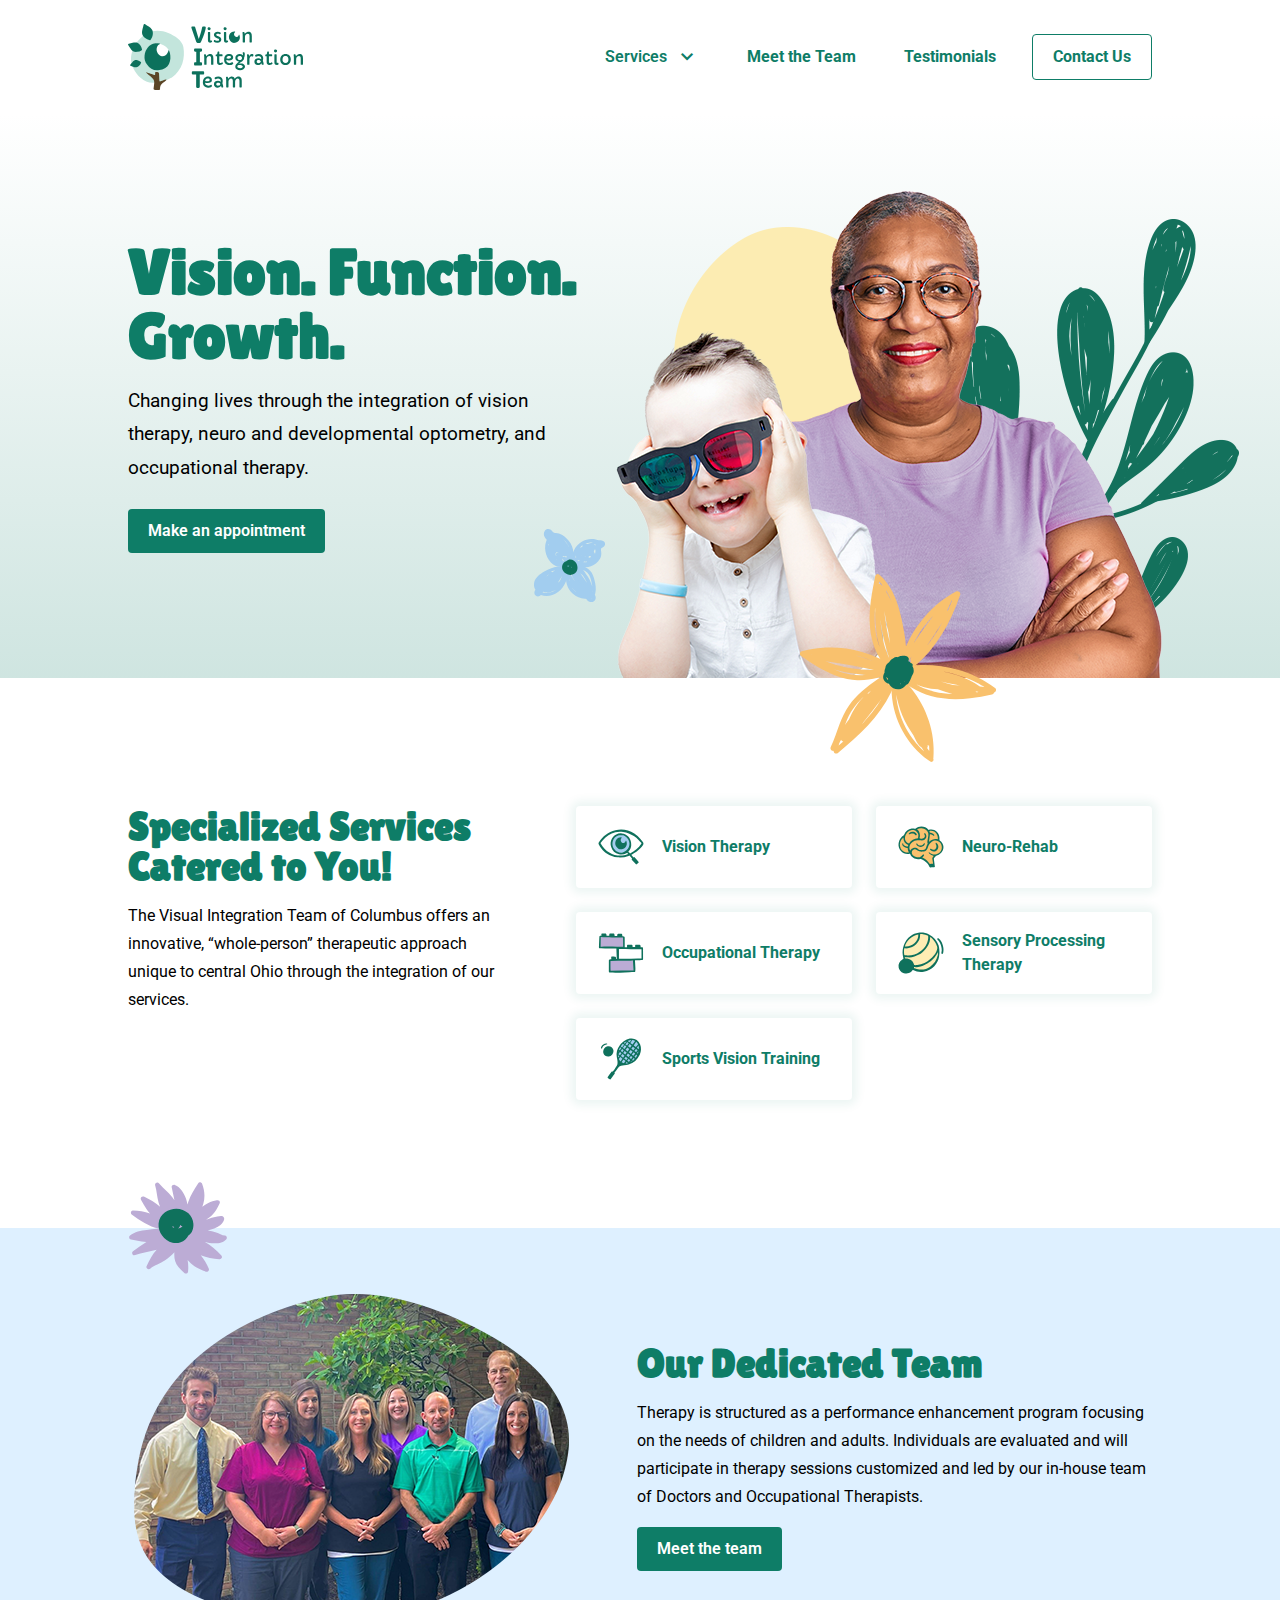
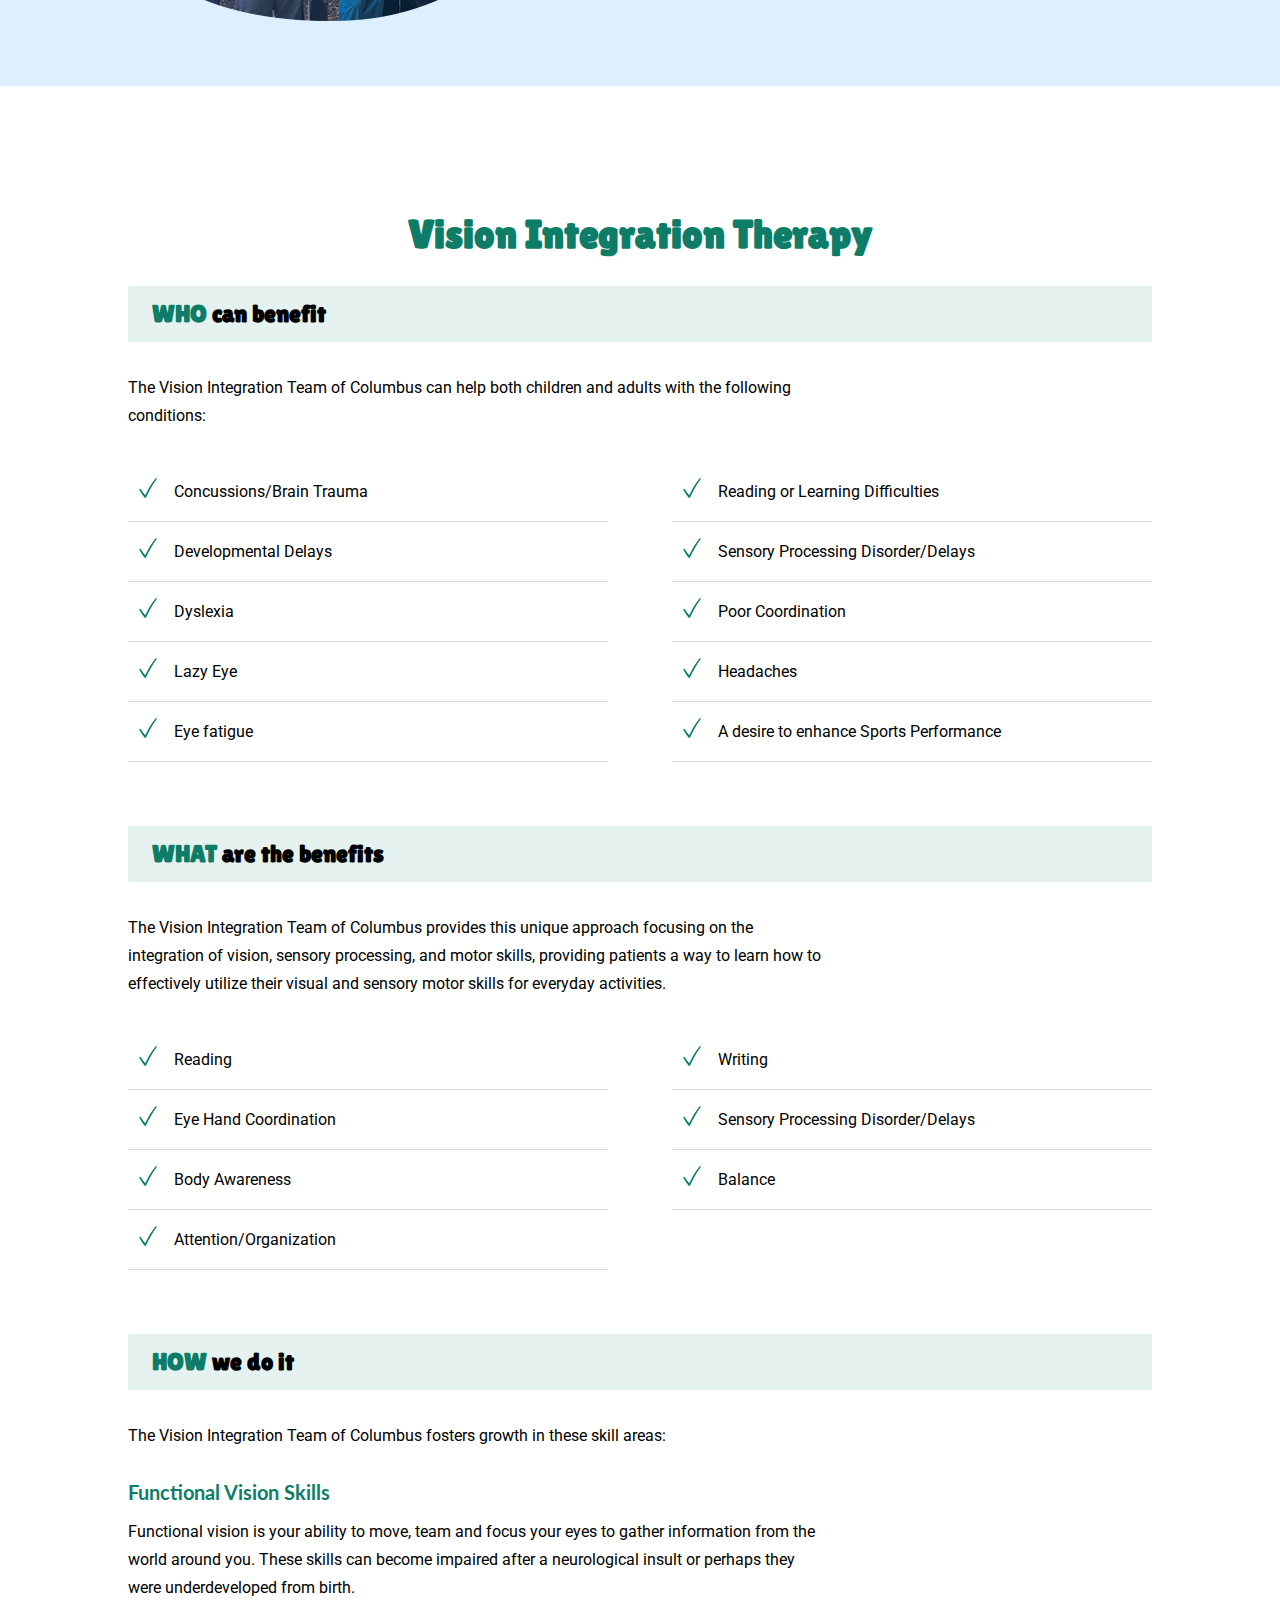
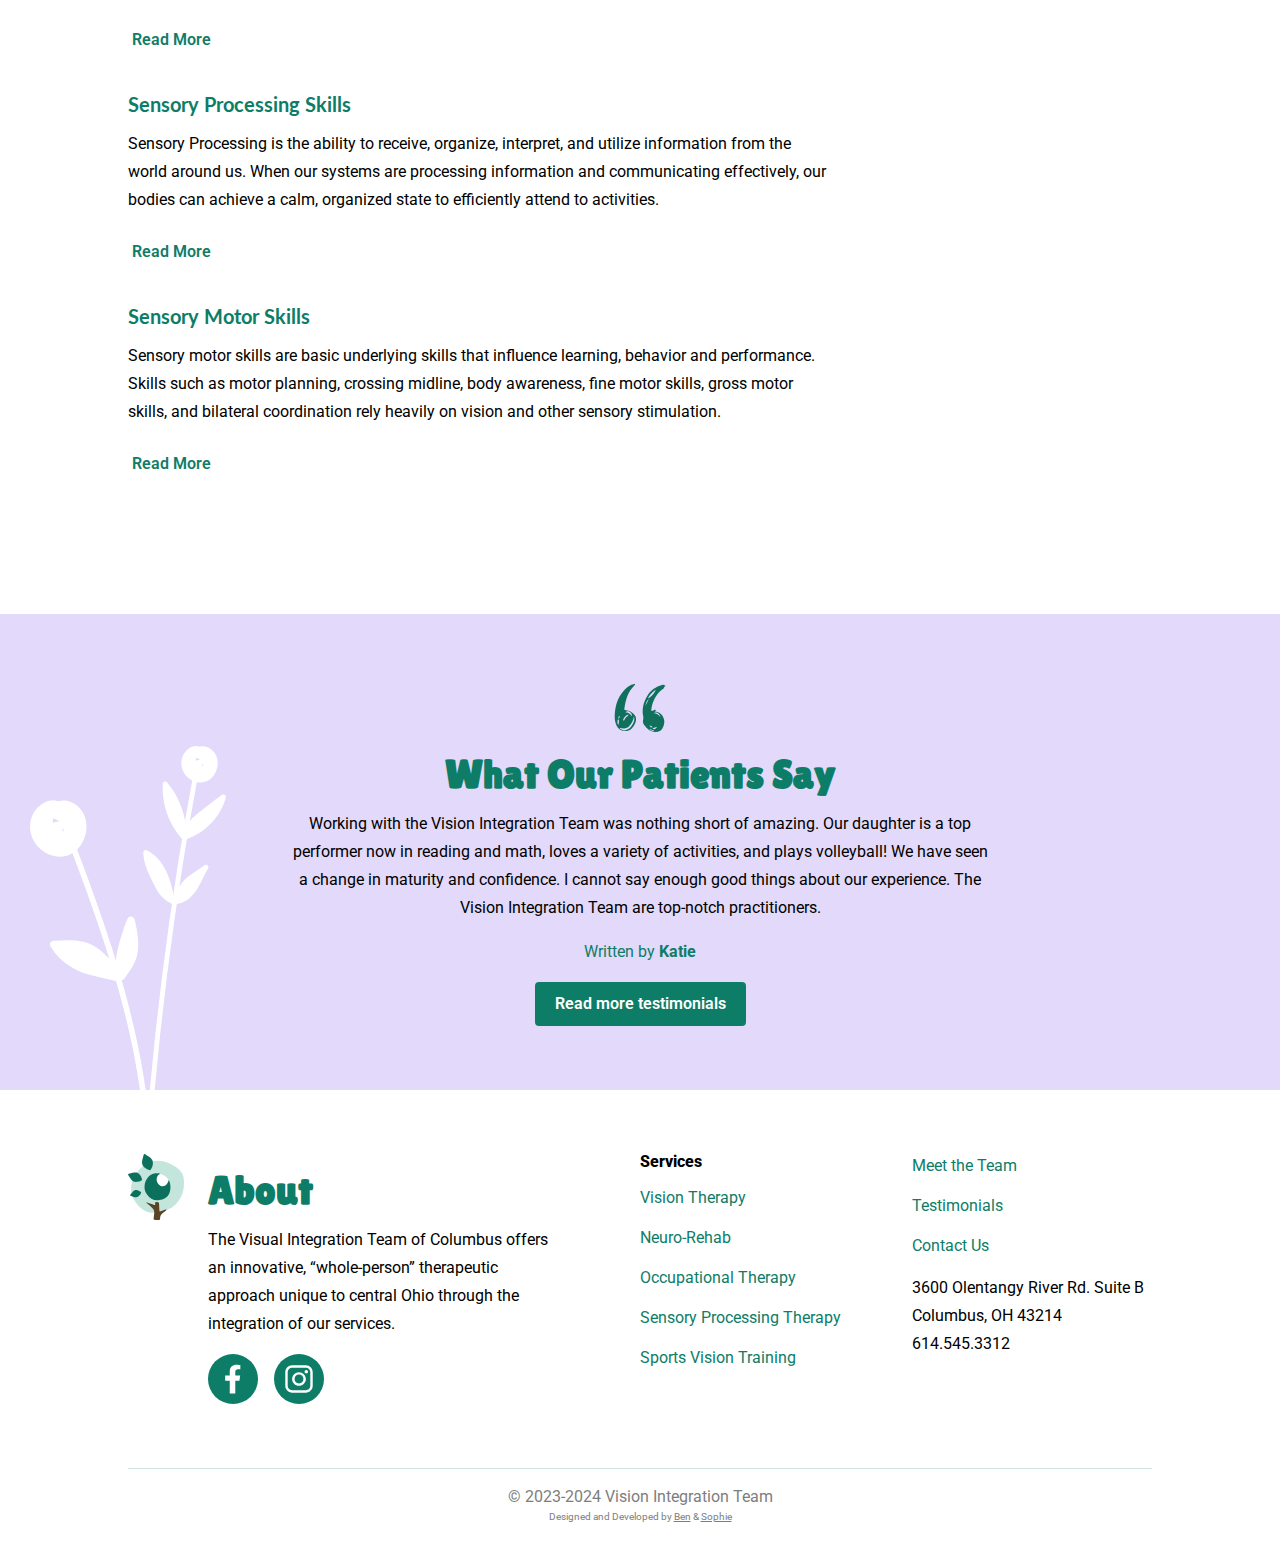
<file: index.html>
<!DOCTYPE html>
<html lang="en">
<head>
    <meta charset="UTF-8">
    <meta http-equiv="X-UA-Compatible" content="IE=edge">
    <meta name="viewport" content="width=device-width, initial-scale=1.0">
    <link rel="stylesheet" type="text/css" href="styles/reset.css" />
    <link rel="stylesheet" type="text/css" href="styles/vit.css" />
    <link rel="stylesheet" type="text/css" href="styles/home.css" />
    <link rel="apple-touch-icon" sizes="180x180" href="favicon/apple-touch-icon.png">
    <link rel="icon" type="image/png" sizes="32x32" href="favicon/favicon-32x32.png">
    <link rel="icon" type="image/png" sizes="16x16" href="favicon/favicon-16x16.png">
    <link rel="manifest" href="favicon/site.webmanifest">
    <link rel="preconnect" href="https://fonts.googleapis.com">
    <link rel="preconnect" href="https://fonts.gstatic.com" crossorigin>
    <link rel="preconnect" href="https://fonts.googleapis.com">
    <link rel="preconnect" href="https://fonts.gstatic.com" crossorigin>
    <link href="https://fonts.googleapis.com/css2?family=Lato:ital,wght@0,100;0,300;0,400;0,700;0,900;1,100;1,300;1,400;1,700;1,900&family=Lilita+One&family=Roboto:ital,wght@0,100;0,300;0,400;0,500;0,700;0,900;1,100;1,300;1,400;1,500;1,700;1,900&display=swap" rel="stylesheet">
    <link href="https://fonts.googleapis.com/css2?family=Material+Symbols+Outlined:wght@400" rel="stylesheet" />
    <title>Vision Integration Team</title>
    <meta name="description" content="Changing lives through the integration of vision therapy, neuro and developmental optometry, and occupational therapy.">
</head>
<!-- Google tag (gtag.js) -->
<script async src="https://www.googletagmanager.com/gtag/js?id=G-2HHY9CGXM3"></script>
<script>
  window.dataLayer = window.dataLayer || [];
  function gtag(){dataLayer.push(arguments);}
  gtag('js', new Date());

  gtag('config', 'G-2HHY9CGXM3');
</script>
<body>
    <header>
        <div id="mobilenav-bk" onclick="toggleMobileNav()"></div>
        <div id="header-wrapper" class="wrapper">
            <a href="index.html"><img class="vit-logo-header" src="images/logos/vit-logo.svg" alt="Vision Integration Team" /></a>
            <nav id="mainnav" role="navigation">
                <button id="mobilenav-btn" class="btn icon" aria-expanded="false" aria-controls="mainnav-menu" onclick="toggleMobileNav()">
                    <span class="material-symbols-outlined">
                        menu
                    </span>
                </button>
                <div id="mainnav-menu">
                    <div id="mobilenav-header">
                        <a href="index.html"><img class="mobilenav-header-logo" src="images/logos/vit-logo.svg" alt="Vision Integration Team" /></a>
                        <button id="mobilenav-header-btn" class="btn icon" onclick="toggleMobileNav()">
                            <span class="material-symbols-outlined">
                                close
                            </span>
                        </button>
                    </div>
                    <ul id="mainnav-links">
                        <li id="services-target" class="mainnav-link">
                            <p>Services</p>
                            <span class="material-symbols-outlined">
                                expand_more
                            </span>
                            <ul id="services-dropdown">
                                <li><a class="service-link" href="vision-therapy.html">Vision Therapy</a></li>
                                <li><a class="service-link" href="neuro-rehab.html">Neuro-Rehab</a></li>
                                <li><a class="service-link" href="occupational-therapy.html">Occupational Therapy</a></li>
                                <li><a class="service-link" href="sensory-processing-therapy.html">Sensory Processing Therapy</a></li>
                                <li><a class="service-link" href="sports-vision-training.html">Sports Vision Training</a></li>
                            </ul>
                        </li>
                        <li><a class="btn text mainnav-link" href="meet-the-team.html">Meet the Team</a></li>
                        <li><a class="btn text mainnav-link" href="testimonials.html">Testimonials</a></li>
                        <div class="spacer"></div>
                        <li><a class="btn outline" href="contact.html">Contact Us</a></li>
                    </ul>
                </div>
            </nav>
        </div>
    </header>
    <main>
        <section id="hero" class="gradient-bk">
            <div class="wrapper hero-grid">
                <div class="hero-content content-stack">
                    <h1>Vision. Function.<br> Growth.</h1>
                    <p>Changing lives through the integration of vision therapy, neuro and developmental optometry, and occupational therapy.</p>
                    <div><a id="hero-content-btn" class="btn inline" href="contact.html">Make an appointment</a></div>
                </div>
                <div class="hero-img-wrapper">
                    <img class="hero-img" src="images/home/hero@1x.png" srcset="images/home/hero@2x.png 2x" alt="Young kid and older woman with glasses">
                    <img id="hero-img-flower-1" src="images/flowers/flower-blue-1.svg" alt=""/>
                </div>
            </div>
        </section>
        <section class="page-section-xl wrapper services-section">
            <div class="content-stack">
                <h2>Specialized Services<br> Catered to You!</h2>
                <p>The Visual Integration Team of Columbus offers an innovative, “whole-person” therapeutic approach unique to central Ohio through the integration of our services.</p>
            </div>
            <ul class="services-grid">
                <li>
                    <a class="service-card" href="vision-therapy.html">
                        <img src="images/icons/vision-therapy.svg" alt="" />
                        Vision Therapy
                    </a>
                </li>
                <li>
                    <a class="service-card" href="neuro-rehab.html">
                        <img src="images/icons/neuro-opto.svg" alt="" />
                        Neuro-Rehab
                    </a>
                </li>
                <li>
                    <a class="service-card" href="occupational-therapy.html">
                        <img src="images/icons/occupational-therapy.svg" alt="" />
                        Occupational Therapy
                    </a>
                </li>
                <li>
                    <a class="service-card" href="sensory-processing-therapy.html">
                        <img src="images/icons/sensory-processing.svg" alt="" />
                        Sensory Processing Therapy
                    </a>
                </li>
                <li>
                    <a class="service-card" href="sports-vision-training.html">
                        <img src="images/icons/sports-vision.svg" alt="" />
                        Sports Vision Training
                    </a>
                </li>
            </ul>
            <img id="hero-img-flower-2" src="images/flowers/flower-orange-1.svg" alt=""/>
        </section>
        <section id="team-section" class="page-section blue-bk">
            <div class="team-grid wrapper">
                <div>
                    <img class="team-image" src="images/home/group-photo@1x.png" srcset="images/home/group-photo@2x.png 2x" alt="VIT team"/>
                </div>
                <div class="team-content content-stack">
                    <h2>Our Dedicated Team</h2>
                    <p>Therapy is structured as a performance enhancement program focusing on the needs of children and adults. Individuals are evaluated and will participate in therapy sessions customized and led by our in-house team of Doctors and Occupational Therapists.</p>
                    <div><a class="btn inline" href="meet-the-team.html">Meet the team</a></div>
                </div>
                <img id="team-flower" class="flower" src="images/flowers/flower-purple-1.svg" alt=""/>
            </div>
        </section>
        <section id="vision-therapy" class="page-section-xl content-stack stack-lg">
            <h2 class="txt-centered">Vision Integration Therapy</h2>
            <div class="content-stack stack-section">
                <div class="wrapper">
                    <article class="content-stack stack-lg">
                        <h3><strong>Who</strong> can benefit</h3>
                        <p class="txt-wrapper">The Vision Integration Team of Columbus can help both children and adults with the following conditions:</p>
                        <ul class="checklist">
                            <li>Concussions/Brain Trauma</li>
                            <li>Reading or Learning Difficulties</li>
                            <li>Developmental Delays</li>
                            <li>Sensory Processing Disorder/Delays</li>
                            <li>Dyslexia</li>
                            <li>Poor Coordination</li>
                            <li>Lazy Eye</li>
                            <li>Headaches</li>
                            <li>Eye fatigue</li>
                            <li>A desire to enhance Sports Performance</li>
                        </ul>
                    </article>
                </div>
                <article class="wrapper content-stack stack-lg">
                    <h3><strong>What</strong> are the benefits</h3>
                    <p class="txt-wrapper">The Vision Integration Team of Columbus provides this unique approach focusing on the integration of vision, sensory processing, and motor skills, providing patients a way to learn how to effectively utilize their visual and sensory motor skills for everyday activities.</p>
                    <ul class="checklist">
                        <li>Reading</li>
                        <li>Writing</li>
                        <li>Eye Hand Coordination</li>
                        <li>Sensory Processing Disorder/Delays</li>
                        <li>Body Awareness</li>
                        <li>Balance</li>
                        <li>Attention/Organization</li>
                    </ul>
                </article>
                <article id="how-we-do-it" class="fern-sun">
                    <div class="wrapper">
                        <div class="content-stack stack-lg">
                            <h3><strong>How</strong> we do it</h3>
                            <div class="content-stack stack-lg txt-wrapper">
                                <p>The Vision Integration Team of Columbus fosters growth in these skill areas:</p>
                                <div class="content-stack read-more-container">
                                    <h4>Functional Vision Skills</h4>
                                    <p>Functional vision is your ability to move, team and focus your eyes to gather information from the world around you. These skills can become impaired after a neurological insult or perhaps they were underdeveloped from birth.</p>
                                    <div class="content-stack read-more hide">
                                        <p>These skills include:</p>
                                        <ul class="checklist">
                                            <li>Eye alignment</li>
                                            <li>Eye tracking and eye teaming</li>
                                            <li>Eye focusing abilities</li>
                                            <li>Eye movement control</li>
                                            <li>Visual processing</li>
                                        </ul>
                                        <div class="txt-wrapper content-stack">
                                            <p>Studies indicate that 30 to 60% of children with learning delays have vision problems. Most of these children have passed the standard vision screening at school or at the pediatrician’s office, testing only a child’s visual acuity.  Often it is the child’s functional vision skills that are the actual roadblocks to learning.</p>
                                            <p>When dealing with concussion and other neurological injuries, nearly 50 percent of adults experience symptoms related to vision and visual processing. For adolescents, the number rises to a staggering 69 percent!</p>
                                        </div>
                                    </div>
                                    <div>
                                        <button class="read-more-btn btn text">Read More</button>
                                    </div>
                                </div>
                                <div class="content-stack read-more-container">
                                    <h4>Sensory Processing Skills</h4>
                                    <p>Sensory Processing is the ability to receive, organize, interpret, and utilize information from the world around us. When our systems are processing information and communicating effectively, our bodies can achieve a calm, organized state to efficiently attend to activities. <span class="read-more hide">Efficient sensory processing skills allow us to attend to, organize, sequence, problem solve, and execute activities appropriately. Sensory integration is a therapeutic approach used in conjunction with functional skill development to help children and adults process and respond to stimuli in their environment.</span></p>
                                    <div>
                                        <button class="read-more-btn btn text">Read More</button>
                                    </div>
                                </div>
                                <div class="content-stack read-more-container">
                                    <h4>Sensory Motor Skills</h4>
                                    <p>Sensory motor skills are basic underlying skills that influence learning, behavior and performance. Skills such as motor planning, crossing midline, body awareness, fine motor skills, gross motor skills, and bilateral coordination rely heavily on vision and other sensory stimulation. <span class="read-more hide">To achieve good motor skill development, an individual must have good awareness of his/her own body and the space around them. During therapy, we assess and help patients re-visit and achieve milestones that may not be fully developed or have gotten disrupted from an accident or illness, giving them the foundation they need to achieve age-appropriate skill development or acquisition for desired performance.</span></p>
                                    <div>
                                        <button class="read-more-btn btn text">Read More</button>
                                    </div>
                                </div>
                            </div>
                        </div>
                    </div>
                </article>
            </div>
        </section>
        <section class="page-section purple-bk plant-section white-plant-1">
            <div id="testimonial-section" class="wrapper content-stack">
                <img class="testimonial-quote" src="images/home/quote.svg" alt="quote" />
                <h2 class="txt-centered">What Our Patients Say</h2>
                <p class="txt-wrapper txt-centered">Working with the Vision Integration Team was nothing short of amazing. Our daughter is a top performer now in reading and math, loves a variety of activities, and plays volleyball!  We have seen a change in maturity and confidence. I cannot say enough good things about our experience. The Vision Integration Team are top-notch practitioners.</p>
                <p class="txt-centered txt-highlight">Written by <strong>Katie</strong></p>
                <div class="txt-centered"><a class="btn inline" href="testimonials.html">Read more testimonials</a></div>
            </div>
        </section>
    </main>
    <footer class="wrapper">
        <div class="footer-grid">
            <article class="footer-about">
                <a href="index.html"><img class="vit-icon-footer" src="images/logos/vit-icon.svg" alt="Vision Integration Team" /></a>
                <div class="footer-about-content content-stack">
                    <h2>About</h2>
                    <p>The Visual Integration Team of Columbus offers an innovative, “whole-person” therapeutic approach unique to central Ohio through the integration of our services.</p>
                    <div class="footer-social">
                        <a class="social-link" href="https://facebook.com/VisionIntegrationTeam"><img src="images/icons/FB.svg" alt="Facebook" /></a>
                        <a class="social-link" href="https://www.instagram.com/visionintegrationteam/?igshid=OGQ5ZDc2ODk2ZA=="><img src="images/icons/IG.svg" alt="Instagram" /></a>
                    </div>
                </div>
            </article>
            <article class="footer-services content-stack">
                <h3>Services</h3>
                <nav>
                    <ul class="content-stack">
                        <li><a href="vision-therapy.html">Vision Therapy</a></li>
                        <li><a href="neuro-rehab.html">Neuro-Rehab</a></li>
                        <li><a href="occupational-therapy.html">Occupational Therapy</a></li>
                        <li><a href="sensory-processing-therapy.html">Sensory Processing Therapy</a></li>
                        <li><a href="sports-vision-training.html">Sports Vision Training</a></li>
                    </ul>
                </nav>
            </article>
            <nav>
                <ul class="content-stack">
                    <li><a href="meet-the-team.html">Meet the Team</a></li>
                    <li><a href="testimonials.html">Testimonials</a></li>
                    <li class="content-stack">
                        <a href="contact.html">Contact Us</a>
                        <div>
                            <p>3600 Olentangy River Rd. Suite B</p>
                            <p>Columbus, OH 43214</p>
                            <p>614.545.3312</p>
                        </div>
                    </li>
                </ul>
            </nav>
        </div>
        <div class="footnotes">
            <p class="copyright">© 2023-2024 Vision Integration Team</p>
            <p class="acknowledgment">Designed and Developed by <a href="https://benterry.dev" target="_blank">Ben</a> & <a href="https://svakalis.design" target="_blank">Sophie</a></p>
        </div>
    </footer>
    <script src="scripts/vit.js"></script>
</body>
</html>
</file>
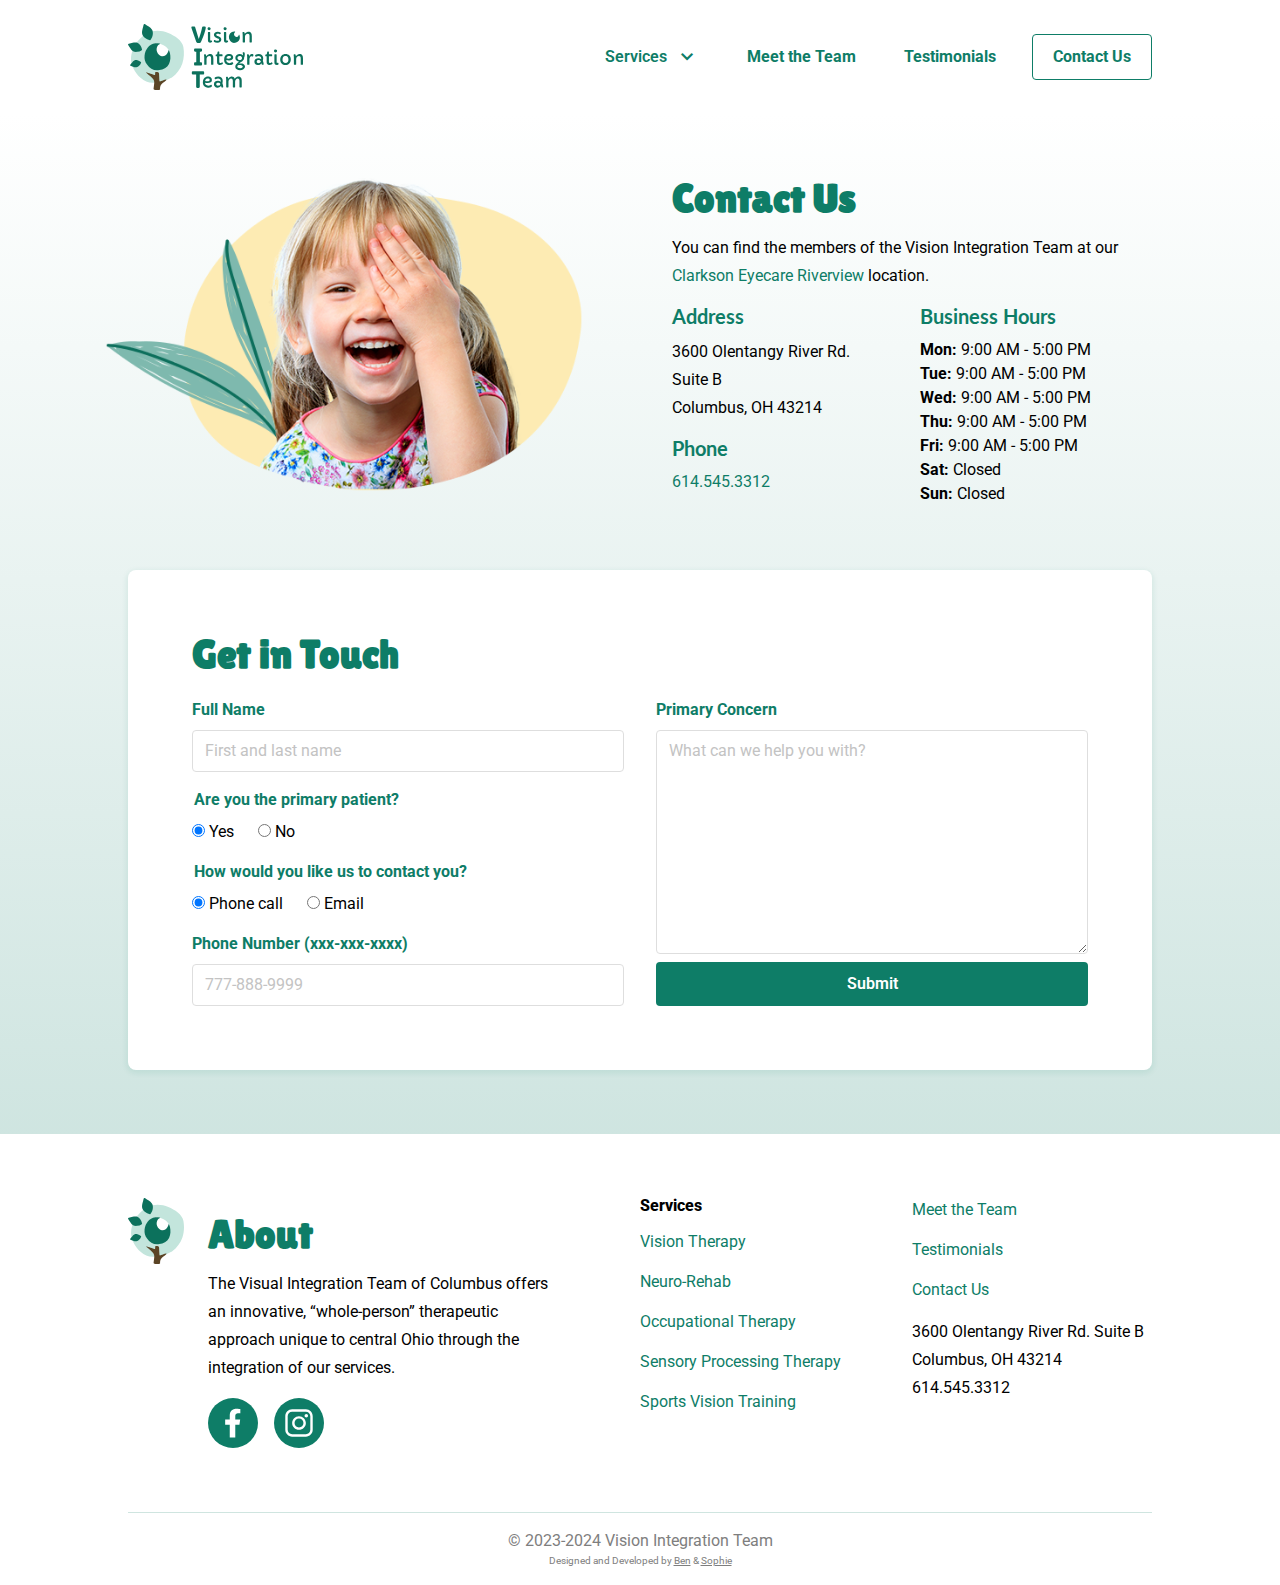
<file: contact.html>
<!DOCTYPE html>
<html lang="en">
<head>
    <meta charset="UTF-8">
    <meta http-equiv="X-UA-Compatible" content="IE=edge">
    <meta name="viewport" content="width=device-width, initial-scale=1.0">
    <link rel="stylesheet" type="text/css" href="styles/reset.css" />
    <link rel="stylesheet" type="text/css" href="styles/vit.css" />
    <link rel="stylesheet" type="text/css" href="styles/contact.css" />
    <link rel="apple-touch-icon" sizes="180x180" href="favicon/apple-touch-icon.png">
    <link rel="icon" type="image/png" sizes="32x32" href="favicon/favicon-32x32.png">
    <link rel="icon" type="image/png" sizes="16x16" href="favicon/favicon-16x16.png">
    <link rel="manifest" href="favicon/site.webmanifest">
    <link rel="preconnect" href="https://fonts.googleapis.com">
    <link rel="preconnect" href="https://fonts.gstatic.com" crossorigin>
    <link rel="preconnect" href="https://fonts.googleapis.com">
    <link rel="preconnect" href="https://fonts.gstatic.com" crossorigin>
    <link href="https://fonts.googleapis.com/css2?family=Lato:ital,wght@0,100;0,300;0,400;0,700;0,900;1,100;1,300;1,400;1,700;1,900&family=Lilita+One&family=Roboto:ital,wght@0,100;0,300;0,400;0,500;0,700;0,900;1,100;1,300;1,400;1,500;1,700;1,900&display=swap" rel="stylesheet">
    <link href="https://fonts.googleapis.com/css2?family=Material+Symbols+Outlined:wght@400" rel="stylesheet" />
    <title>Contact Us | Vision Integration Team</title>
    <meta name="description" content="The Visual Integration Team of Columbus offers an innovative, “whole-person” therapeutic approach unique to central Ohio through the integration of our services. Get in touch.">
</head>
<!-- Google tag (gtag.js) -->
<script async src="https://www.googletagmanager.com/gtag/js?id=G-2HHY9CGXM3"></script>
<script>
  window.dataLayer = window.dataLayer || [];
  function gtag(){dataLayer.push(arguments);}
  gtag('js', new Date());

  gtag('config', 'G-2HHY9CGXM3');
</script>
<body>
    <header>
        <div id="mobilenav-bk" onclick="toggleMobileNav()"></div>
        <div id="header-wrapper" class="wrapper">
            <a href="index.html"><img class="vit-logo-header" src="images/logos/vit-logo.svg" alt="Vision Integration Team" /></a>
            <nav id="mainnav" role="navigation">
                <button id="mobilenav-btn" class="btn icon" aria-expanded="false" aria-controls="mainnav-menu" onclick="toggleMobileNav()">
                    <span class="material-symbols-outlined">
                        menu
                    </span>
                </button>
                <div id="mainnav-menu">
                    <div id="mobilenav-header">
                        <a href="index.html"><img class="mobilenav-header-logo" src="images/logos/vit-logo.svg" alt="Vision Integration Team" /></a>
                        <button id="mobilenav-header-btn" class="btn icon" onclick="toggleMobileNav()">
                            <span class="material-symbols-outlined">
                                close
                            </span>
                        </button>
                    </div>
                    <ul id="mainnav-links">
                        <li id="services-target" class="mainnav-link">
                            <p>Services</p>
                            <span class="material-symbols-outlined">
                                expand_more
                            </span>
                            <ul id="services-dropdown">
                                <li><a class="service-link" href="vision-therapy.html">Vision Therapy</a></li>
                                <li><a class="service-link" href="neuro-rehab.html">Neuro-Rehab</a></li>
                                <li><a class="service-link" href="occupational-therapy.html">Occupational Therapy</a></li>
                                <li><a class="service-link" href="sensory-processing-therapy.html">Sensory Processing Therapy</a></li>
                                <li><a class="service-link" href="sports-vision-training.html">Sports Vision Training</a></li>
                            </ul>
                        </li>
                        <li><a class="btn text mainnav-link" href="meet-the-team.html">Meet the Team</a></li>
                        <li><a class="btn text mainnav-link" href="testimonials.html">Testimonials</a></li>
                        <div class="spacer"></div>
                        <li><a class="btn outline" href="contact.html">Contact Us</a></li>
                    </ul>
                </div>
            </nav>
        </div>
    </header>
    <main>
        <div class="gradient-bk">
            <section id="contact-info" class="page-section wrapper">
                <div class="contact-info-img-wrapper">
                    <img class="contact-info-img" src="images/contact/contact-girl@1x.png" srcset="images/contact/contact-girl@2x.png 2x" alt="A young girl covering her left eye">
                </div>
                <div class="content-stack">
                    <h1>Contact Us</h1>
                    <p>You can find the members of the Vision Integration Team at our <a href="https://www.clarksoneyecare.com/locations/oh/columbus/riverview">Clarkson Eyecare Riverview</a> location.</p>
                    <div class="address-grid">
                        <div class="content-stack">
                            <div>
                                <h2>Address</h2>
                                <p>3600 Olentangy River Rd.</p>
                                <p>Suite B</p>
                                <p>Columbus, OH 43214</p>
                            </div>
                            <div>
                                <h2>Phone</h2>
                                <a href="tel:614-545-3312">614.545.3312</a>
                            </div>
                        </div>
                        <div>
                            <h2>Business Hours</h2>
                            <ol id="hours-list">
                                <li><strong>Mon:</strong> 9:00 AM - 5:00 PM</li>
                                <li><strong>Tue:</strong> 9:00 AM - 5:00 PM</li>
                                <li><strong>Wed:</strong> 9:00 AM - 5:00 PM</li>
                                <li><strong>Thu:</strong> 9:00 AM - 5:00 PM</li>
                                <li><strong>Fri:</strong> 9:00 AM - 5:00 PM</li>
                                <li><strong>Sat:</strong> Closed</li>
                                <li><strong>Sun:</strong> Closed</li>
                            </ol>
                        </div>
                    </div>
                </div>
            </section>
            <section class="page-section wrapper">
                <form id="contact-form" action="https://submit-form.com/l6B27pC2q" autocomplete="off">
                    <div id="success" class="result-message hidden">
                        <h3>Thank you!</h3>
                        <p>Your form has been submitted successfully. We will be in touch shortly.</p>
                    </div>
                    <div id="error" class="result-message hidden">
                        <h3>Oops!</h3>
                        <p>Something went wrong when submitting this form. Please try again or call us at the number listed above.</p>
                    </div>
                    <h2>Get in Touch</h2>
                    <div class="form-grid">
                        <div class="content-stack">
                            <div class="form-group">
                                <label for="name" class="main-label">Full Name</label>
                                <input id="name" name="Full Name" type="text" placeholder="First and last name" class="text-input" required/>
                            </div>
                            <fieldset class="form-group">
                                <legend class="main-label">Are you the primary patient?</legend>
                                <div class="radio-group">
                                    <div>
                                        <input id="yes-primary" name="Is the primary patient" value="yes" checked type="radio" />
                                        <label for="yes-primary">Yes</label>
                                    </div>
                                    <div>
                                        <input id="no-primary" name="Is the primary patient" value="no" type="radio"/>
                                        <label for="no-primary">No</label>
                                    </div>
                                </div>
                            </fieldset>
                            <div id="patient-name-group" class="form-group hidden">
                                <label for="patient-name" class="main-label">Patient's Full Name</label>
                                <input id="patient-name" name="Patient's Name" type="text" placeholder="First and last name" class="text-input"/>
                            </div>
                            <fieldset class="form-group">
                                <legend class="main-label">How would you like us to contact you?</legend>
                                <div class="radio-group">
                                    <div>
                                        <input id="contact-type-phone" name="Contact type" value="phone" type="radio" checked />
                                        <label for="contact-type-phone">Phone call</label>
                                    </div>
                                    <div>
                                        <input id="contact-type-email" name="Contact type" value="email" type="radio" />
                                        <label for="contact-type-email">Email</label>
                                    </div>
                                </div>
                            </fieldset>
                            <div id="phone-group" class="form-group">
                                <label for="phone" class="main-label">Phone Number (xxx-xxx-xxxx)</label>
                                <input id="phone" name="Phone" type="tel" placeholder="777-888-9999" class="text-input" required/>
                            </div>
                            <div id="email-group" class="form-group hidden">
                                <label for="email" class="main-label">Email Address</label>
                                <input id="email" name="Email" type="email" placeholder="example@test.com" class="text-input"/>
                            </div>
                        </div>
                        <div>
                            <div id="concern-group">
                                <label for="concern" class="main-label">Primary Concern</label>
                                <textarea id="concern" name="concern" class="textarea-input" placeholder="What can we help you with?" required></textarea>
                                <input
                                    type="hidden"
                                    name="_redirect"
                                    value="www.visionintegrationteam.com/contact.html?success=true"
                                />
                                <input
                                    type="hidden"
                                    name="_error"
                                    value="www.visionintegrationteam.com/contact.html?error=true"
                                />
                                <input type="submit" class="btn" />
                            </div>
                        </div>
                    </div>
                </form>
            </section>
        </div>
    </main>
    <footer class="wrapper">
        <div class="footer-grid">
            <article class="footer-about">
                <a href="index.html"><img class="vit-icon-footer" src="images/logos/vit-icon.svg" alt="Vision Integration Team" /></a>
                <div class="footer-about-content content-stack">
                    <h2>About</h2>
                    <p>The Visual Integration Team of Columbus offers an innovative, “whole-person” therapeutic approach unique to central Ohio through the integration of our services.</p>
                    <div class="footer-social">
                        <a class="social-link" href="https://facebook.com/VisionIntegrationTeam"><img src="images/icons/FB.svg" alt="Facebook" /></a>
                        <a class="social-link" href="https://www.instagram.com/visionintegrationteam/?igshid=OGQ5ZDc2ODk2ZA=="><img src="images/icons/IG.svg" alt="Instagram" /></a>
                    </div>
                </div>
            </article>
            <article class="footer-services content-stack">
                <h3>Services</h3>
                <nav>
                    <ul class="content-stack">
                        <li><a href="vision-therapy.html">Vision Therapy</a></li>
                        <li><a href="neuro-rehab.html">Neuro-Rehab</a></li>
                        <li><a href="occupational-therapy.html">Occupational Therapy</a></li>
                        <li><a href="sensory-processing-therapy.html">Sensory Processing Therapy</a></li>
                        <li><a href="sports-vision-training.html">Sports Vision Training</a></li>
                    </ul>
                </nav>
            </article>
            <nav>
                <ul class="content-stack">
                    <li><a href="meet-the-team.html">Meet the Team</a></li>
                    <li><a href="testimonials.html">Testimonials</a></li>
                    <li class="content-stack">
                        <a href="contact.html">Contact Us</a>
                        <div>
                            <p>3600 Olentangy River Rd. Suite B</p>
                            <p>Columbus, OH 43214</p>
                            <p>614.545.3312</p>
                        </div>
                    </li>
                </ul>
            </nav>
        </div>
        <div class="footnotes">
            <p class="copyright">© 2023-2024 Vision Integration Team</p>
            <p class="acknowledgment">Designed and Developed by <a href="https://benterry.dev" target="_blank">Ben</a> & <a href="https://svakalis.design" target="_blank">Sophie</a></p>
        </div>
    </footer>
    <script src="scripts/vit.js"></script>
    <script src="scripts/contact.js"></script>
</body>
</html>
</file>
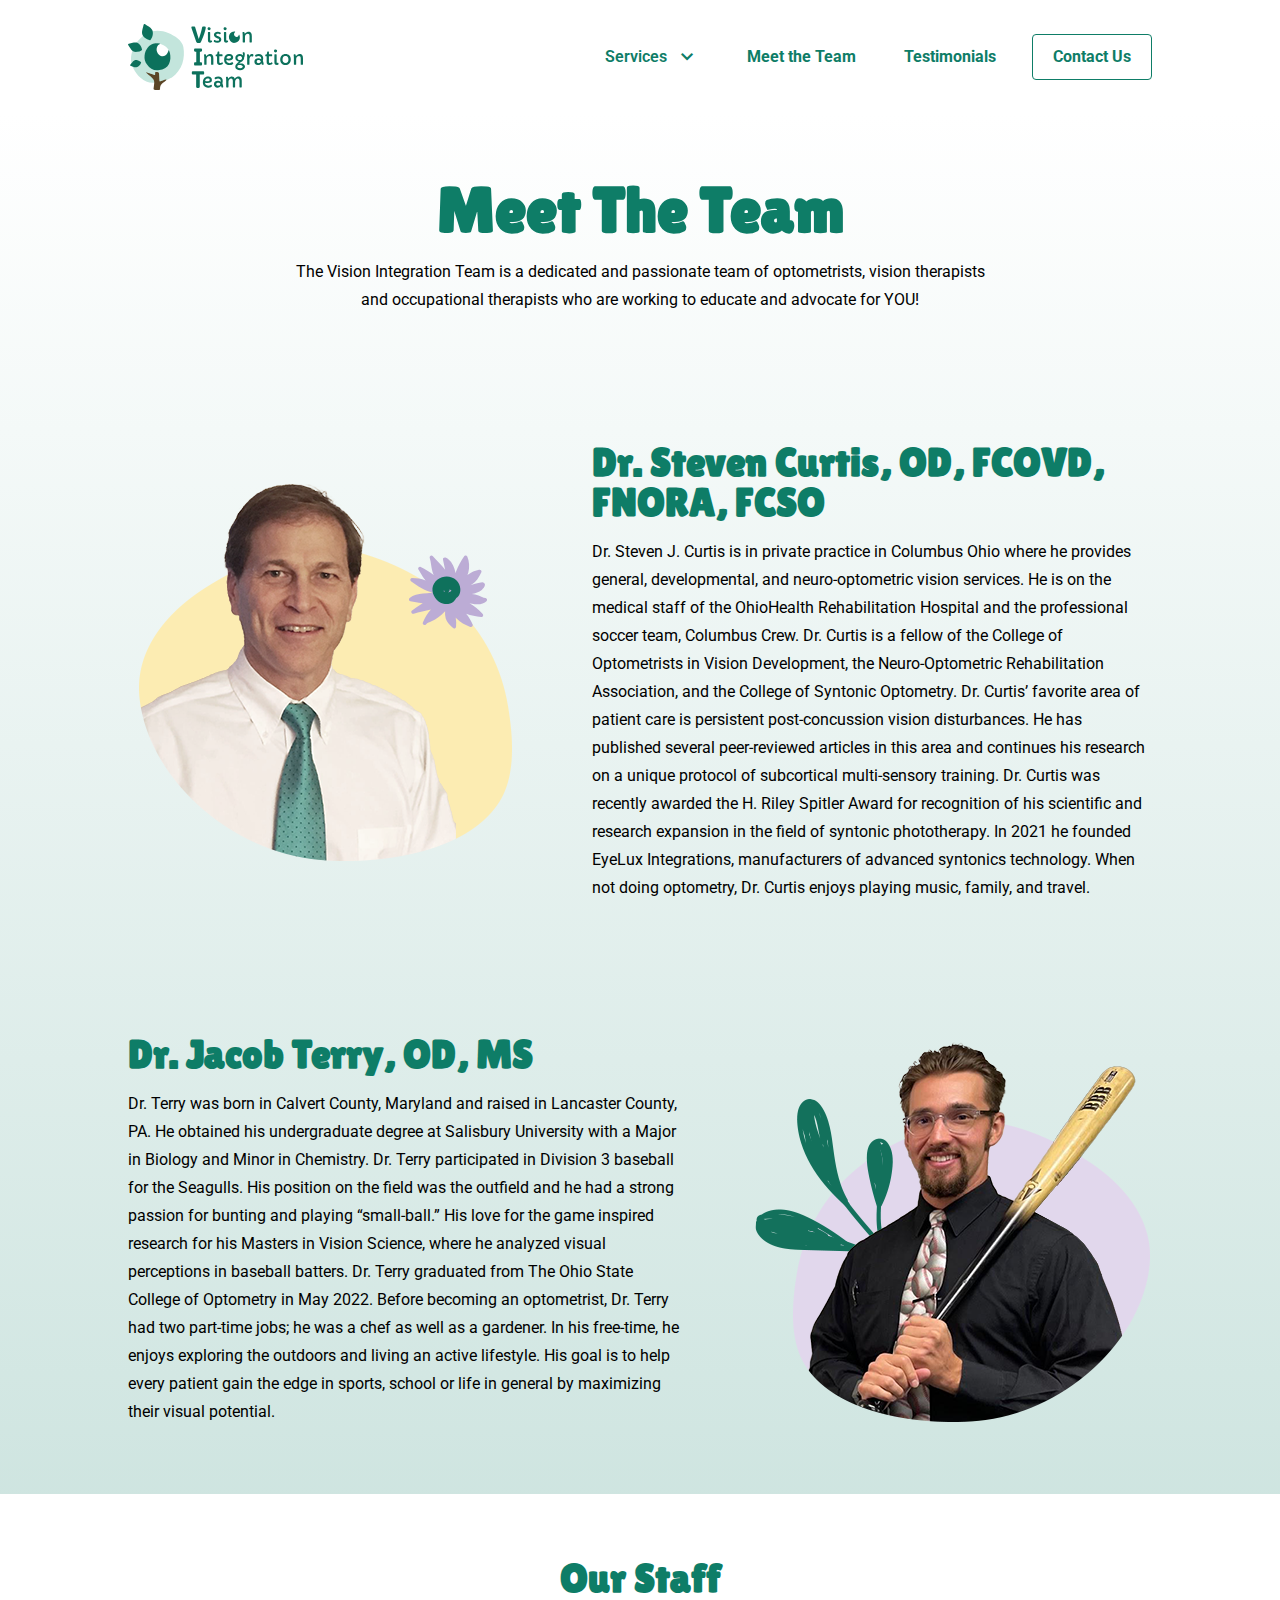
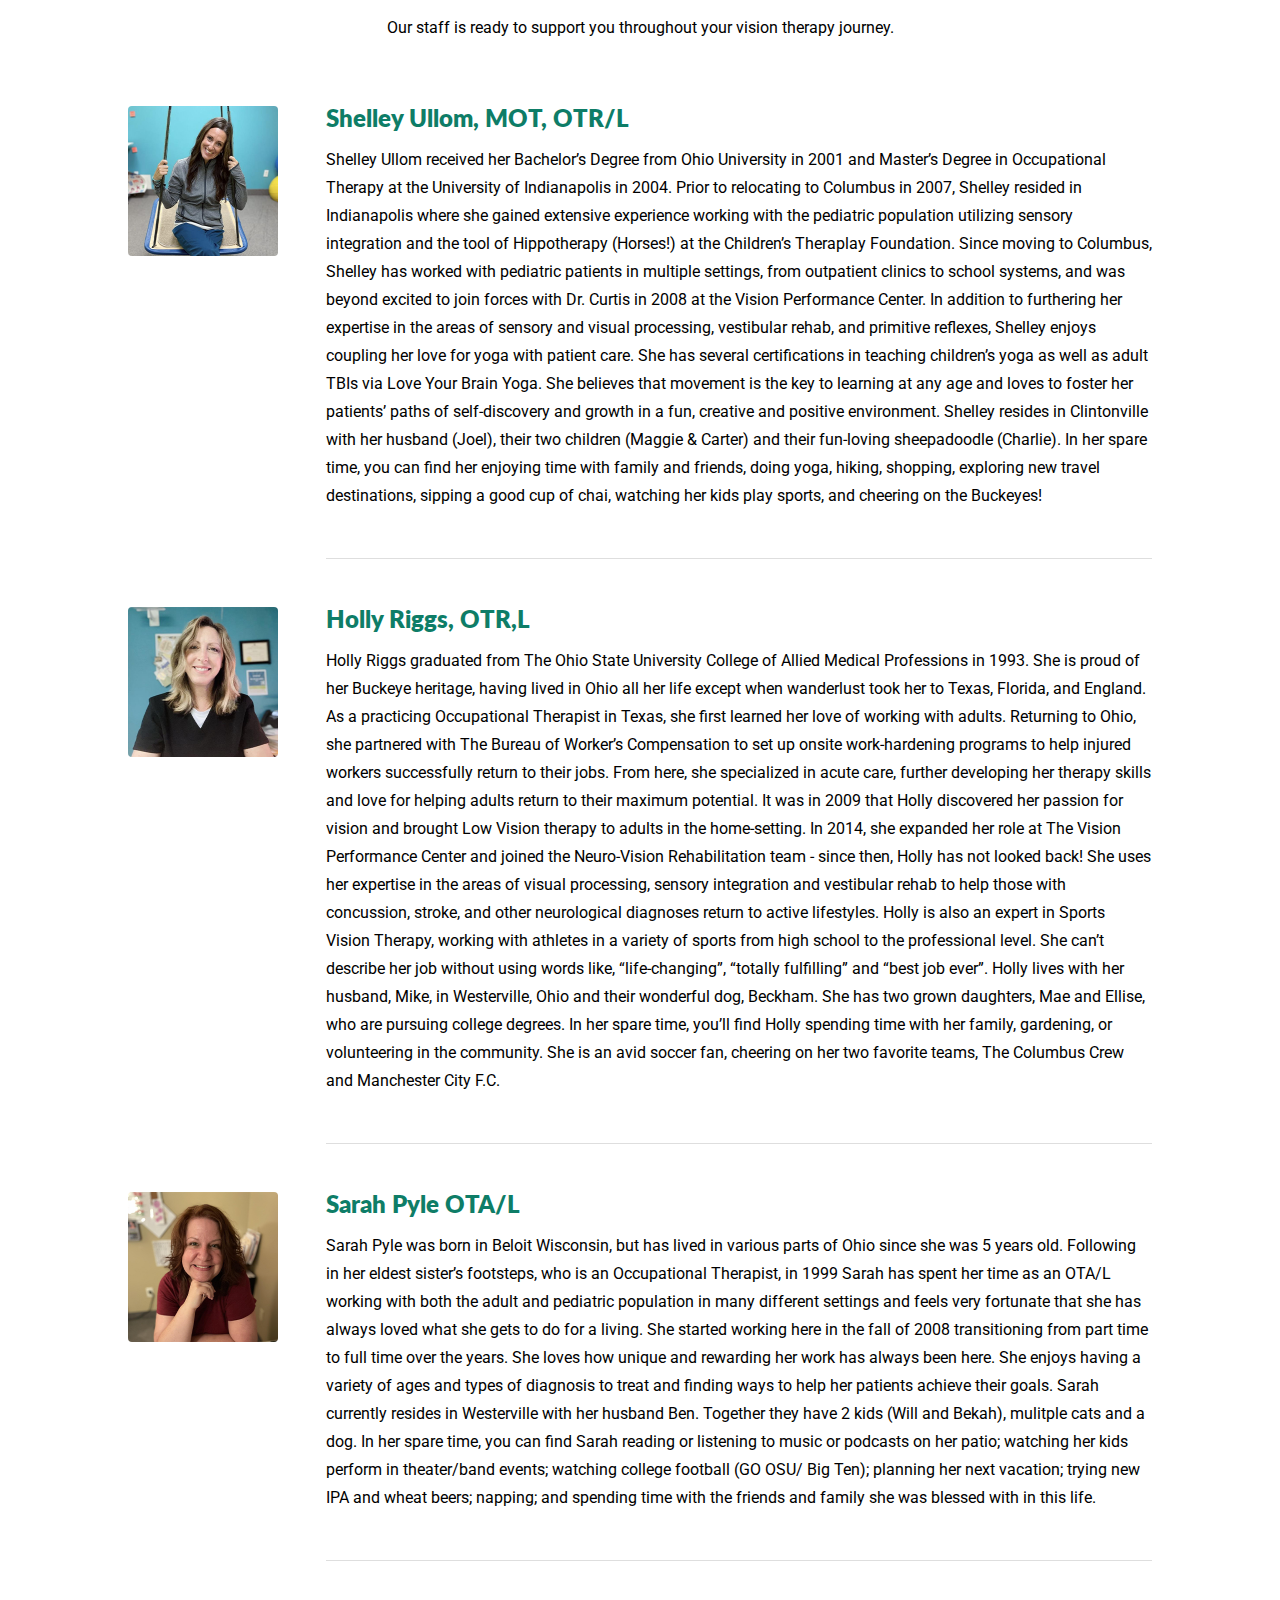
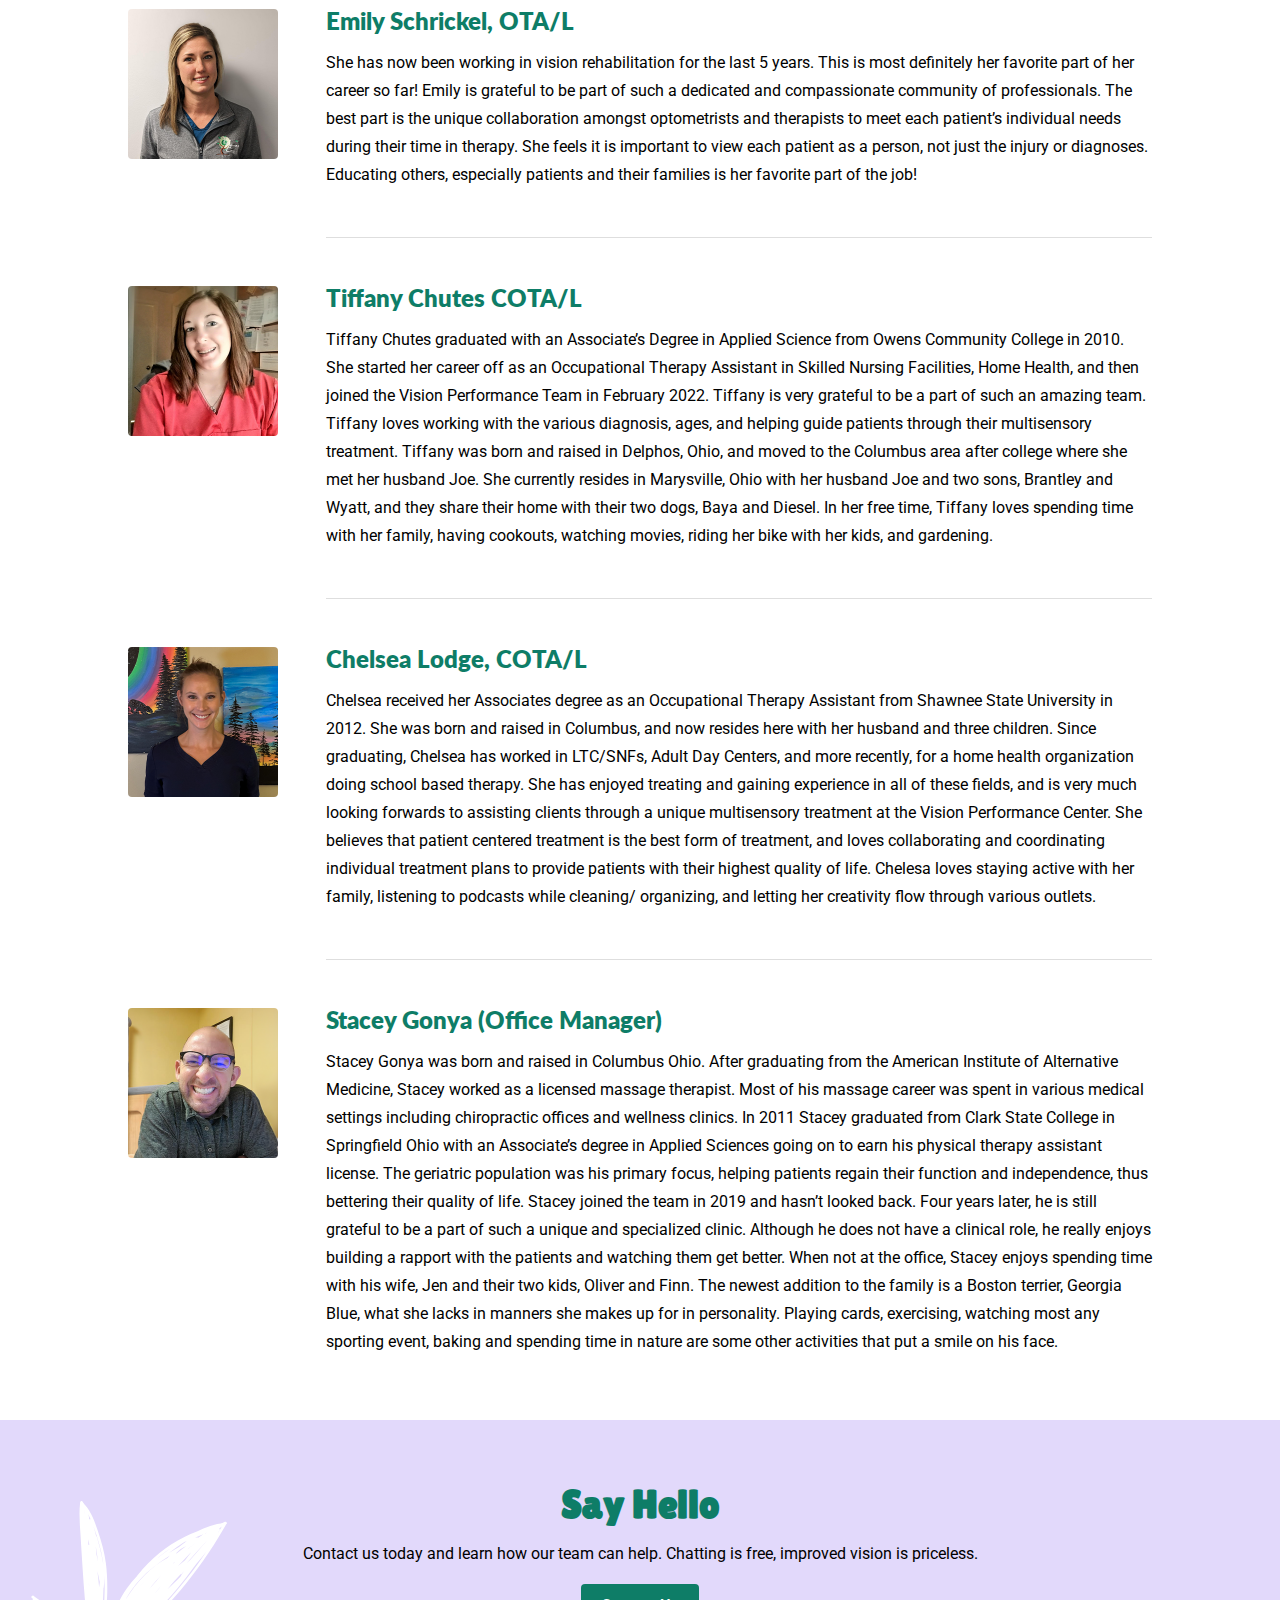
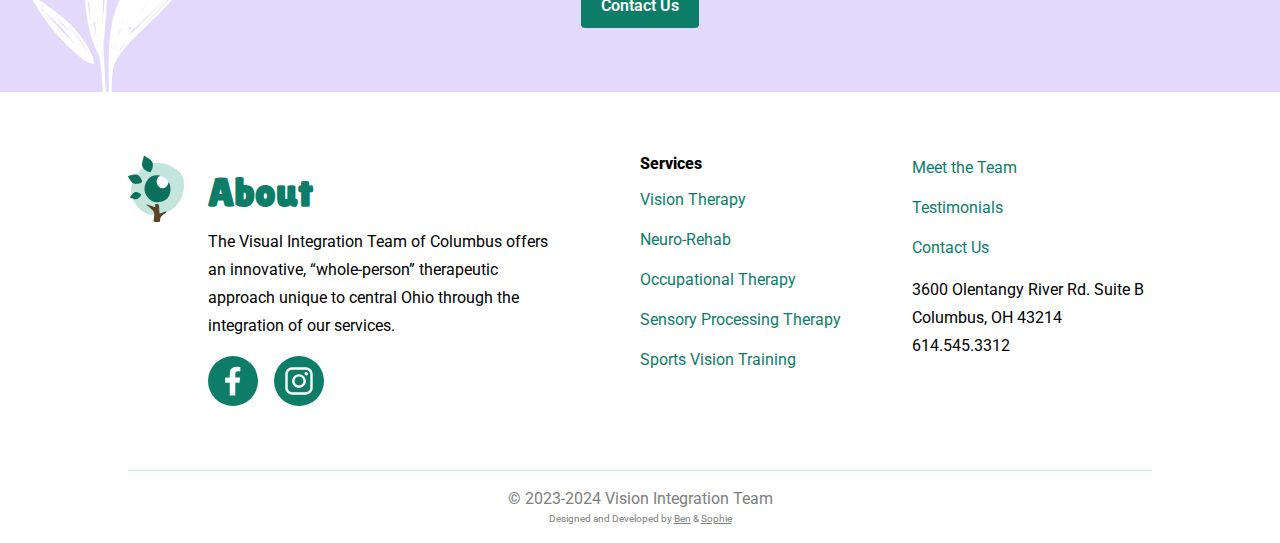
<file: meet-the-team.html>
<!DOCTYPE html>
<html lang="en">
<head>
    <meta charset="UTF-8">
    <meta http-equiv="X-UA-Compatible" content="IE=edge">
    <meta name="viewport" content="width=device-width, initial-scale=1.0">
    <link rel="stylesheet" type="text/css" href="styles/reset.css" />
    <link rel="stylesheet" type="text/css" href="styles/vit.css" />
    <link rel="stylesheet" type="text/css" href="styles/meet-the-team.css" />
    <link rel="stylesheet" type="text/css" href="styles/testimonials.css" />
    <link rel="apple-touch-icon" sizes="180x180" href="favicon/apple-touch-icon.png">
    <link rel="icon" type="image/png" sizes="32x32" href="favicon/favicon-32x32.png">
    <link rel="icon" type="image/png" sizes="16x16" href="favicon/favicon-16x16.png">
    <link rel="manifest" href="favicon/site.webmanifest">
    <link rel="preconnect" href="https://fonts.googleapis.com">
    <link rel="preconnect" href="https://fonts.gstatic.com" crossorigin>
    <link rel="preconnect" href="https://fonts.googleapis.com">
    <link rel="preconnect" href="https://fonts.gstatic.com" crossorigin>
    <link href="https://fonts.googleapis.com/css2?family=Lato:ital,wght@0,100;0,300;0,400;0,700;0,900;1,100;1,300;1,400;1,700;1,900&family=Lilita+One&family=Roboto:ital,wght@0,100;0,300;0,400;0,500;0,700;0,900;1,100;1,300;1,400;1,500;1,700;1,900&display=swap" rel="stylesheet">
    <link href="https://fonts.googleapis.com/css2?family=Material+Symbols+Outlined:wght@400" rel="stylesheet" />
    <title>Vision Integration Team</title>
    <meta name="description" content="The Vision Integration Team is a dedicated and passionate team of optometrists, vision therapists and occupational therapists who are working to educate and advocate for YOU!">
</head>
<!-- Google tag (gtag.js) -->
<script async src="https://www.googletagmanager.com/gtag/js?id=G-2HHY9CGXM3"></script>
<script>
  window.dataLayer = window.dataLayer || [];
  function gtag(){dataLayer.push(arguments);}
  gtag('js', new Date());

  gtag('config', 'G-2HHY9CGXM3');
</script>
<body>
    <header>
        <div id="mobilenav-bk" onclick="toggleMobileNav()"></div>
        <div id="header-wrapper" class="wrapper">
            <a href="index.html"><img class="vit-logo-header" src="images/logos/vit-logo.svg" alt="Vision Integration Team" /></a>
            <nav id="mainnav" role="navigation">
                <button id="mobilenav-btn" class="btn icon" aria-expanded="false" aria-controls="mainnav-menu" onclick="toggleMobileNav()">
                    <span class="material-symbols-outlined">
                        menu
                    </span>
                </button>
                <div id="mainnav-menu">
                    <div id="mobilenav-header">
                        <a href="index.html"><img class="mobilenav-header-logo" src="images/logos/vit-logo.svg" alt="Vision Integration Team" /></a>
                        <button id="mobilenav-header-btn" class="btn icon" onclick="toggleMobileNav()">
                            <span class="material-symbols-outlined">
                                close
                            </span>
                        </button>
                    </div>
                    <ul id="mainnav-links">
                        <li id="services-target" class="mainnav-link">
                            <p>Services</p>
                            <span class="material-symbols-outlined">
                                expand_more
                            </span>
                            <ul id="services-dropdown">
                                <li><a class="service-link" href="vision-therapy.html">Vision Therapy</a></li>
                                <li><a class="service-link" href="neuro-rehab.html">Neuro-Rehab</a></li>
                                <li><a class="service-link" href="occupational-therapy.html">Occupational Therapy</a></li>
                                <li><a class="service-link" href="sensory-processing-therapy.html">Sensory Processing Therapy</a></li>
                                <li><a class="service-link" href="sports-vision-training.html">Sports Vision Training</a></li>
                            </ul>
                        </li>
                        <li><a class="btn text mainnav-link" href="meet-the-team.html">Meet the Team</a></li>
                        <li><a class="btn text mainnav-link" href="testimonials.html">Testimonials</a></li>
                        <div class="spacer"></div>
                        <li><a class="btn outline" href="contact.html">Contact Us</a></li>
                    </ul>
                </div>
            </nav>
        </div>
    </header>
    <main>
        <div class="gradient-bk">
            <section class="mtt-intro page-section wrapper txt-centered content-stack">
                <h1>Meet The Team</h1>
                <p class="mtt-intro-text txt-wrapper">The Vision Integration Team is a dedicated and passionate team of optometrists, vision therapists and occupational therapists who are working to educate and advocate for YOU!</p>
            </section>
            <section>
                <div class="meet-doctor page-section wrapper">
                    <div class="meet-doctor-img-wrapper">
                        <img class="meet-doctor-img" src="images/meet-the-team/steven-curtis@1x.png" srcset="images/meet-the-team/steven-curtis@2x.png 2x" alt="Steven Curtis" />
                        <img id="curtis-flower" class="flower" src="images/flowers/flower-purple-1.svg" alt="" />
                    </div>
                    <div class="meet-doctor-content content-stack">
                        <h2>Dr. Steven Curtis, OD, FCOVD, FNORA, FCSO</h2>
                        <p>Dr. Steven J. Curtis is in private practice in Columbus Ohio where he provides general, developmental, and neuro-optometric vision services. He is on the medical staff of the OhioHealth Rehabilitation Hospital and the professional soccer team, Columbus Crew. Dr. Curtis is a fellow of the College of Optometrists in Vision Development, the Neuro-Optometric Rehabilitation Association, and the College of Syntonic Optometry. Dr. Curtis’ favorite area of patient care is persistent post-concussion vision disturbances. He has published several peer-reviewed articles in this area and continues his research on a unique protocol of subcortical multi-sensory training. Dr. Curtis was recently awarded the H. Riley Spitler Award for recognition of his scientific and research expansion in the field of syntonic phototherapy. In 2021 he founded EyeLux Integrations, manufacturers of advanced syntonics technology. When not doing optometry, Dr. Curtis enjoys playing music, family, and travel.</p>
                    </div>
                </div>
                <div class="meet-doctor meet-jake page-section wrapper">
                    <div class="meet-doctor-img-wrapper">
                        <img class="meet-doctor-img" src="images/meet-the-team/jake-terry@1x.png" srcset="images/meet-the-team/jake-terry@2x.png 2x" alt="Jake Terry" />
                    </div>
                    <div class="meet-doctor-content content-stack">
                        <h2>Dr. Jacob Terry, OD, MS</h2>
                        <p>Dr. Terry was born in Calvert County, Maryland and raised in Lancaster County, PA. He obtained his undergraduate degree at Salisbury University with a Major in Biology and Minor in Chemistry. Dr. Terry participated in Division 3 baseball for the Seagulls. His position on the field was the outfield and he had a strong passion for bunting and playing “small-ball.” His love for the game inspired research for his Masters in Vision Science, where he analyzed visual perceptions in baseball batters. Dr. Terry graduated from The Ohio State College of Optometry in May 2022. Before becoming an optometrist, Dr. Terry had two part-time jobs; he was a chef as well as a gardener. In his free-time, he enjoys exploring the outdoors and living an active lifestyle. His goal is to help every patient gain the edge in sports, school or life in general by maximizing their visual potential.</p>
                    </div>
                </div>
            </section>
        </div>
        <section>
            <div class="page-section wrapper content-stack txt-centered txt-wrapper">
                <h2>Our Staff</h2>
                <p>Our staff is ready to support you throughout your vision therapy journey.</p>
            </div>
            <ul id="team-list" class="page-section wrapper">
                <li class="team-member">
                    <img class="team-member-img" src="images/meet-the-team/shelley-ullom.png" alt="Shelley Ullom">
                    <div class="team-member-content content-stack">
                        <h3>Shelley Ullom, MOT, OTR/L</h3>
                        <p>Shelley Ullom received her Bachelor’s Degree from Ohio University in 2001 and Master’s Degree in Occupational Therapy at the University of Indianapolis in 2004. Prior to relocating to Columbus in 2007, Shelley resided in Indianapolis where she gained extensive experience working with the pediatric population utilizing sensory integration and the tool of Hippotherapy (Horses!) at the Children’s Theraplay Foundation. Since moving to Columbus, Shelley has worked with pediatric patients in multiple settings, from outpatient clinics to school systems, and was beyond excited to join forces with Dr. Curtis in 2008 at the Vision Performance Center. In addition to furthering her expertise in the areas of sensory and visual processing, vestibular rehab, and primitive reflexes, Shelley enjoys coupling her love for yoga with patient care. She has several certifications in teaching children’s yoga as well as adult TBIs via Love Your Brain Yoga. She believes that movement is the key to learning at any age and loves to foster her patients’ paths of self-discovery and growth in a fun, creative and positive environment. Shelley resides in Clintonville with her husband (Joel), their two children (Maggie & Carter) and their fun-loving sheepadoodle (Charlie). In her spare time, you can find her enjoying time with family and friends, doing yoga, hiking, shopping, exploring new travel destinations, sipping a good cup of chai, watching her kids play sports, and cheering on the Buckeyes!</p>
                    </div>
                </li>
                <li class="team-member">
                    <img class="team-member-img" src="images/meet-the-team/holly-riggs.png" alt="Holly Riggs">
                    <div class="team-member-content content-stack">
                        <h3>Holly Riggs, OTR,L</h3>
                        <p>Holly Riggs graduated from The Ohio State University College of Allied Medical Professions in 1993. She is proud of her Buckeye heritage, having lived in Ohio all her life except when wanderlust took her to Texas, Florida, and England. As a practicing Occupational Therapist in Texas, she first learned her love of working with adults. Returning to Ohio, she partnered with The Bureau of Worker’s Compensation to set up onsite work-hardening programs to help injured workers successfully return to their jobs. From here, she specialized in acute care, further developing her therapy skills and love for helping adults return to their maximum potential. It was in 2009 that Holly discovered her passion for vision and brought Low Vision therapy to adults in the home-setting. In 2014, she expanded her role at The Vision Performance Center and joined the Neuro-Vision Rehabilitation team - since then, Holly has not looked back! She uses her expertise in the areas of visual processing, sensory integration and vestibular rehab to help those with concussion, stroke, and other neurological diagnoses return to active lifestyles. Holly is also an expert in Sports Vision Therapy, working with athletes in a variety of sports from high school to the professional level. She can’t describe her job without using words like, “life-changing”, “totally fulfilling” and “best job ever”. Holly lives with her husband, Mike, in Westerville, Ohio and their wonderful dog, Beckham. She has two grown daughters, Mae and Ellise, who are pursuing college degrees. In her spare time, you’ll find Holly spending time with her family, gardening, or volunteering in the community. She is an avid soccer fan, cheering on her two favorite teams, The Columbus Crew and Manchester City F.C.</p>
                    </div>
                </li>
                <li class="team-member">
                    <img class="team-member-img" src="images/meet-the-team/sarah-pyle.png" alt="Sarah Pyle">
                    <div class="team-member-content content-stack">
                        <h3>Sarah Pyle OTA/L</h3>
                        <p>Sarah Pyle was born in Beloit Wisconsin, but has lived in various parts of Ohio since she was 5 years old. Following in her eldest sister’s footsteps, who is an Occupational Therapist, in 1999 Sarah has spent her time as an OTA/L working with both the adult and pediatric population in many different settings and feels very fortunate that she has always loved what she gets to do for a living. She started working here in the fall of 2008 transitioning from part time to full time over the years. She loves how unique and rewarding her work has always been here. She enjoys having a variety of ages and types of diagnosis to treat and finding ways to help her patients achieve their goals. Sarah currently resides in Westerville with her husband Ben. Together they have 2 kids (Will and Bekah), mulitple cats and a dog. In her spare time, you can find Sarah reading or listening to music or podcasts on her patio; watching her kids perform in theater/band events; watching college football (GO OSU/ Big Ten); planning her next vacation; trying new IPA and wheat beers; napping; and spending time with the friends and family she was blessed with in this life.</p>
                    </div>
                </li>
                <li class="team-member">
                    <img class="team-member-img" src="images/meet-the-team/emily-schrickel.png" alt="Emily Schrickel">
                    <div class="team-member-content content-stack">
                        <h3>Emily Schrickel, OTA/L</h3>
                        <p>She has now been working in vision rehabilitation for the last 5 years. This is most definitely her favorite part of her career so far! Emily is grateful to be part of such a dedicated and compassionate community of professionals. The best part is the unique collaboration amongst optometrists and therapists to meet each patient’s individual needs during their time in therapy. She feels it is important to view each patient as a person, not just the injury or diagnoses. Educating others, especially patients and their families is her favorite part of the job!</p>
                    </div>
                </li>
                <li class="team-member">
                    <img class="team-member-img" src="images/meet-the-team/tiffany-chutes.png" alt="Tiffany Chutes">
                    <div class="team-member-content content-stack">
                        <h3>Tiffany Chutes COTA/L</h3>
                        <p>Tiffany Chutes graduated with an Associate’s Degree in Applied Science from Owens Community College in 2010. She started her career off as an Occupational Therapy Assistant in Skilled Nursing Facilities, Home Health, and then joined the Vision Performance Team in February 2022. Tiffany is very grateful to be a part of such an amazing team. Tiffany loves working with the various diagnosis, ages, and helping guide patients through their multisensory treatment. Tiffany was born and raised in Delphos, Ohio, and moved to the Columbus area after college where she met her husband Joe. She currently resides in Marysville, Ohio with her husband Joe and two sons, Brantley and Wyatt, and they share their home with their two dogs, Baya and Diesel. In her free time, Tiffany loves spending time with her family, having cookouts, watching movies, riding her bike with her kids, and gardening.</p>
                    </div>
                </li>
                <li class="team-member">
                    <img class="team-member-img" src="images/meet-the-team/chelsea-lodge.png" alt="Chelsea Lodge">
                    <div class="team-member-content content-stack">
                        <h3>Chelsea Lodge, COTA/L</h3>
                        <p>Chelsea received her Associates degree as an Occupational Therapy Assistant from Shawnee State University in 2012. She was born and raised in Columbus, and now resides here with her husband and three children. Since graduating, Chelsea has worked in LTC/SNFs, Adult Day Centers, and more recently, for a home health organization doing school based therapy. She has enjoyed treating and gaining experience in all of these fields, and is very much looking forwards to assisting clients through a unique multisensory treatment at the Vision Performance Center. She believes that patient centered treatment is the best form of treatment, and loves collaborating and coordinating individual treatment plans to provide patients with their highest quality of life. Chelesa loves staying active with her family, listening to podcasts while cleaning/ organizing, and letting her creativity flow through various outlets.</p>
                    </div>
                </li>
                <li class="team-member">
                    <img class="team-member-img" src="images/meet-the-team/stacey-gonya.png" alt="Stacey Gonya">
                    <div class="team-member-content content-stack">
                        <h3>Stacey Gonya (Office Manager)</h3>
                        <p>Stacey Gonya was born and raised in Columbus Ohio. After graduating from the American Institute of Alternative Medicine, Stacey worked as a licensed massage therapist. Most of his massage career was spent in various medical settings including chiropractic offices and wellness clinics. In 2011 Stacey graduated from Clark State College in Springfield Ohio with an Associate’s degree in Applied Sciences going on to earn his physical therapy assistant license. The geriatric population was his primary focus, helping patients regain their function and independence, thus bettering their quality of life. Stacey joined the team in 2019 and hasn’t looked back. Four years later, he is still grateful to be a part of such a unique and specialized clinic. Although he does not have a clinical role, he really enjoys building a rapport with the patients and watching them get better. When not at the office, Stacey enjoys spending time with his wife, Jen and their two kids, Oliver and Finn. The newest addition to the family is a Boston terrier, Georgia Blue, what she lacks in manners she makes up for in personality. Playing cards, exercising, watching most any sporting event, baking and spending time in nature are some other activities that put a smile on his face.</p>
                    </div>
                </li>
            </ul>
        </section>
        <section class="page-section purple-bk plant-section white-plant-2">
            <div id="testimonial-section" class="wrapper content-stack">
                <h2 class="txt-centered">Say Hello</h2>
                <p class="txt-wrapper txt-centered">Contact us today and learn how our team can help. Chatting is free, improved vision is priceless.</p>
                <div class="txt-centered"><a class="btn inline" href="contact.html">Contact Us</a></div>
            </div>
        </section>
    </main>
    <footer class="wrapper">
        <div class="footer-grid">
            <article class="footer-about">
                <a href="index.html"><img class="vit-icon-footer" src="images/logos/vit-icon.svg" alt="Vision Integration Team" /></a>
                <div class="footer-about-content content-stack">
                    <h2>About</h2>
                    <p>The Visual Integration Team of Columbus offers an innovative, “whole-person” therapeutic approach unique to central Ohio through the integration of our services.</p>
                    <div class="footer-social">
                        <a class="social-link" href="https://facebook.com/VisionIntegrationTeam"><img src="images/icons/FB.svg" alt="Facebook" /></a>
                        <a class="social-link" href="https://www.instagram.com/visionintegrationteam/?igshid=OGQ5ZDc2ODk2ZA=="><img src="images/icons/IG.svg" alt="Instagram" /></a>
                    </div>
                </div>
            </article>
            <article class="footer-services content-stack">
                <h3>Services</h3>
                <nav>
                    <ul class="content-stack">
                        <li><a href="vision-therapy.html">Vision Therapy</a></li>
                        <li><a href="neuro-rehab.html">Neuro-Rehab</a></li>
                        <li><a href="occupational-therapy.html">Occupational Therapy</a></li>
                        <li><a href="sensory-processing-therapy.html">Sensory Processing Therapy</a></li>
                        <li><a href="sports-vision-training.html">Sports Vision Training</a></li>
                    </ul>
                </nav>
            </article>
            <nav>
                <ul class="content-stack">
                    <li><a href="meet-the-team.html">Meet the Team</a></li>
                    <li><a href="testimonials.html">Testimonials</a></li>
                    <li class="content-stack">
                        <a href="contact.html">Contact Us</a>
                        <div>
                            <p>3600 Olentangy River Rd. Suite B</p>
                            <p>Columbus, OH 43214</p>
                            <p>614.545.3312</p>
                        </div>
                    </li>
                </ul>
            </nav>
        </div>
        <div class="footnotes">
            <p class="copyright">© 2023-2024 Vision Integration Team</p>
            <p class="acknowledgment">Designed and Developed by <a href="https://benterry.dev" target="_blank">Ben</a> & <a href="https://svakalis.design" target="_blank">Sophie</a></p>
        </div>
    </footer>
    <script src="scripts/vit.js"></script>
</body>
</html>
</file>
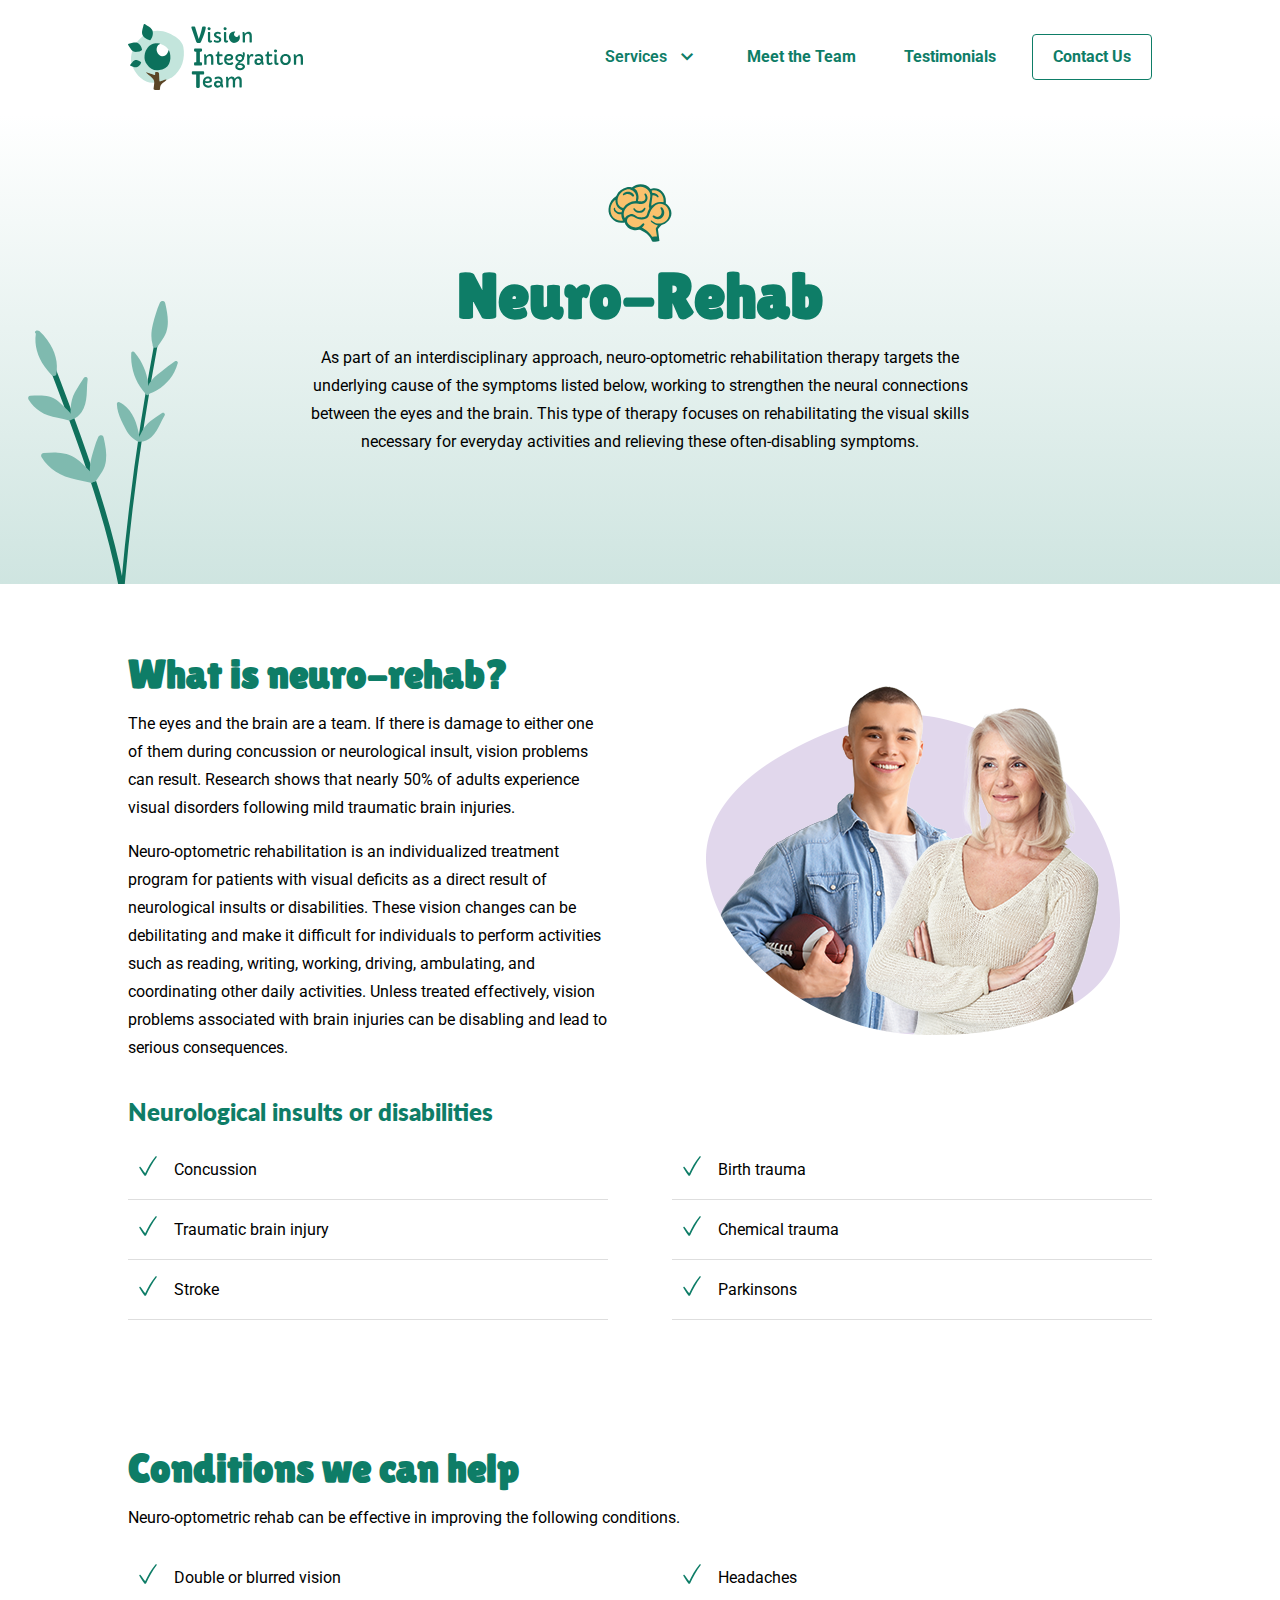
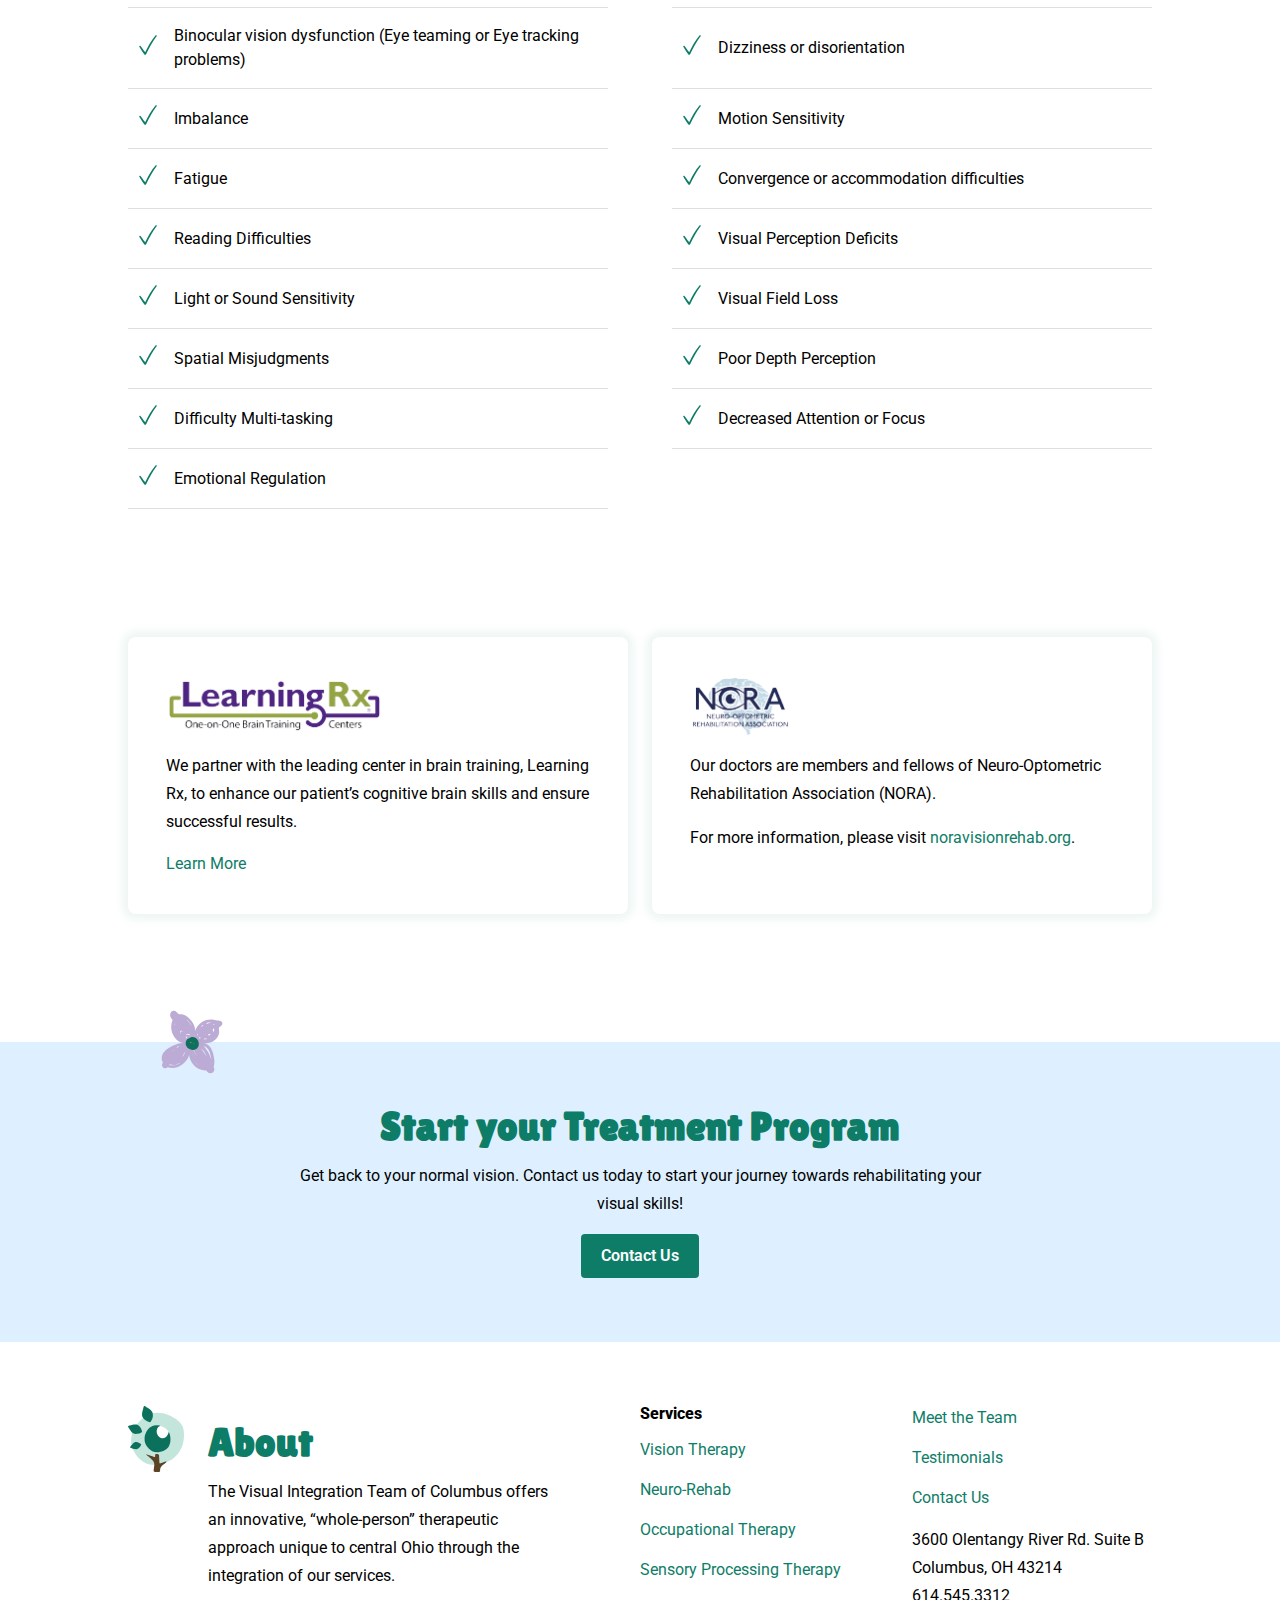
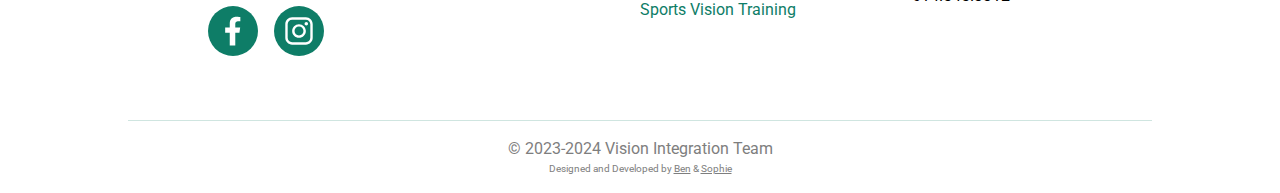
<file: neuro-rehab.html>
<!DOCTYPE html>
<html lang="en">
<head>
    <meta charset="UTF-8">
    <meta http-equiv="X-UA-Compatible" content="IE=edge">
    <meta name="viewport" content="width=device-width, initial-scale=1.0">
    <link rel="stylesheet" type="text/css" href="styles/reset.css" />
    <link rel="stylesheet" type="text/css" href="styles/vit.css" />
    <link rel="stylesheet" type="text/css" href="styles/neuro-rehab.css" />
    <link rel="apple-touch-icon" sizes="180x180" href="favicon/apple-touch-icon.png">
    <link rel="icon" type="image/png" sizes="32x32" href="favicon/favicon-32x32.png">
    <link rel="icon" type="image/png" sizes="16x16" href="favicon/favicon-16x16.png">
    <link rel="manifest" href="favicon/site.webmanifest">
    <link rel="preconnect" href="https://fonts.googleapis.com">
    <link rel="preconnect" href="https://fonts.gstatic.com" crossorigin>
    <link rel="preconnect" href="https://fonts.googleapis.com">
    <link rel="preconnect" href="https://fonts.gstatic.com" crossorigin>
    <link href="https://fonts.googleapis.com/css2?family=Lato:ital,wght@0,100;0,300;0,400;0,700;0,900;1,100;1,300;1,400;1,700;1,900&family=Lilita+One&family=Roboto:ital,wght@0,100;0,300;0,400;0,500;0,700;0,900;1,100;1,300;1,400;1,500;1,700;1,900&display=swap" rel="stylesheet">
    <link href="https://fonts.googleapis.com/css2?family=Material+Symbols+Outlined:wght@400" rel="stylesheet" />
    <title>Neuro-Rehab | Vision Integration Team</title>
    <meta name="description" content="This type of therapy focuses on rehabilitating the visual skills necessary for everyday activities and relieving these often-disabling symptoms.">
</head>
<!-- Google tag (gtag.js) -->
<script async src="https://www.googletagmanager.com/gtag/js?id=G-2HHY9CGXM3"></script>
<script>
  window.dataLayer = window.dataLayer || [];
  function gtag(){dataLayer.push(arguments);}
  gtag('js', new Date());

  gtag('config', 'G-2HHY9CGXM3');
</script>
<body>
    <header>
        <div id="mobilenav-bk" onclick="toggleMobileNav()"></div>
        <div id="header-wrapper" class="wrapper">
            <a href="index.html"><img class="vit-logo-header" src="images/logos/vit-logo.svg" alt="Vision Integration Team" /></a>
            <nav id="mainnav" role="navigation">
                <button id="mobilenav-btn" class="btn icon" aria-expanded="false" aria-controls="mainnav-menu" onclick="toggleMobileNav()">
                    <span class="material-symbols-outlined">
                        menu
                    </span>
                </button>
                <div id="mainnav-menu">
                    <div id="mobilenav-header">
                        <a href="index.html"><img class="mobilenav-header-logo" src="images/logos/vit-logo.svg" alt="Vision Integration Team" /></a>
                        <button id="mobilenav-header-btn" class="btn icon" onclick="toggleMobileNav()">
                            <span class="material-symbols-outlined">
                                close
                            </span>
                        </button>
                    </div>
                    <ul id="mainnav-links">
                        <li id="services-target" class="mainnav-link">
                            <p>Services</p>
                            <span class="material-symbols-outlined">
                                expand_more
                            </span>
                            <ul id="services-dropdown">
                                <li><a class="service-link" href="vision-therapy.html">Vision Therapy</a></li>
                                <li><a class="service-link" href="neuro-rehab.html">Neuro-Rehab</a></li>
                                <li><a class="service-link" href="occupational-therapy.html">Occupational Therapy</a></li>
                                <li><a class="service-link" href="sensory-processing-therapy.html">Sensory Processing Therapy</a></li>
                                <li><a class="service-link" href="sports-vision-training.html">Sports Vision Training</a></li>
                            </ul>
                        </li>
                        <li><a class="btn text mainnav-link" href="meet-the-team.html">Meet the Team</a></li>
                        <li><a class="btn text mainnav-link" href="testimonials.html">Testimonials</a></li>
                        <div class="spacer"></div>
                        <li><a class="btn outline" href="contact.html">Contact Us</a></li>
                    </ul>
                </div>
            </nav>
        </div>
    </header>
    <main>
        <section class="service-hero gradient-bk plant-section green-plant-2">
            <div class="service-hero-content wrapper content-stack">
                <img class="service-hero-icon" src="images/icons/neuro-opto.svg" alt="Eye ball in the shape of a magnifying glass">
                <h1>Neuro-Rehab</h1>
                <p>As part of an interdisciplinary approach, neuro-optometric rehabilitation therapy targets the underlying cause of the symptoms listed below, working to strengthen the neural connections between the eyes and the brain. This type of therapy focuses on rehabilitating the visual skills necessary for everyday activities and relieving these often-disabling symptoms.</p>
            </div>
        </section>
        <section class="page-section wrapper content-stack stack-lg">
            <div class="nr-info-grid">
                <div class="content-stack">
                    <h2>What is neuro-rehab?</h2>
                    <p>The eyes and the brain are a team. If there is damage to either one of them during concussion or neurological insult, vision problems can result. Research shows that nearly 50% of adults experience visual disorders following mild traumatic brain injuries.</p>
                    <p>Neuro-optometric rehabilitation is an individualized treatment program for patients with visual deficits as a direct result of neurological insults or disabilities. These vision changes can be debilitating and make it difficult for individuals to perform activities such as reading, writing, working, driving, ambulating, and coordinating other daily activities. Unless treated effectively, vision problems associated with brain injuries can be disabling and lead to serious consequences.</p>
                </div>
                <div id="nr-main-img-wrapper">
                    <img id="nr-main-img" src="images/neuro-rehab/neuro-rehab@1x.png" srcset="images/neuro-rehab/neuro-rehab@1x.png 2x" alt="A young athlete and an older woman" />
                </div>
            </div>
            <div class="content-stack">
                <h3>Neurological insults or disabilities</h3>
                <ul class="checklist">
                    <li>Concussion</li>
                    <li>Birth trauma</li>
                    <li>Traumatic brain injury</li>
                    <li>Chemical trauma</li>
                    <li>Stroke</li>
                    <li>Parkinsons</li>
                </ul>
            </div>
        </section>
        <section class="page-section wrapper content-stack">
            <h2>Conditions we can help</h2>
            <p>Neuro-optometric rehab can be effective in improving the following conditions.</p>
            <ul class="checklist">
                <li>Double or blurred vision</li>
                <li>Headaches</li>
                <li>Binocular vision dysfunction (Eye teaming or Eye tracking problems)</li>
                <li>Dizziness or disorientation</li>
                <li>Imbalance</li>
                <li>Motion Sensitivity</li>
                <li>Fatigue</li>
                <li>Convergence or accommodation difficulties</li>
                <li>Reading Difficulties</li>
                <li>Visual Perception Deficits</li>
                <li>Light or Sound Sensitivity</li>
                <li>Visual Field Loss</li>
                <li>Spatial Misjudgments</li>
                <li>Poor Depth Perception</li>
                <li>Difficulty Multi-tasking</li>
                <li>Decreased Attention or Focus</li>
                <li>Emotional Regulation</li>
            </ul>
        </section>
        <section id="neuro-rehab-logos" class="logo-grid page-section wrapper">
            <div class="logo-block content-stack">
                <img src="images/logos/learning-rx@1x.png" srcset="images/logos/learning-rx@1x.png 2x" alt="LearningRx">
                <p>We partner with the leading center in brain training, Learning Rx, to enhance our patient’s cognitive brain skills and ensure successful results.</p>
                <a href="https://www.learningrx.com/columbus-dublin/" target="_blank">Learn More</a>
            </div>
            <div class="logo-block content-stack">
                <img src="images/logos/nora@1x.png" srcset="images/logos/nora@1x.png 2x" alt="Nora logo">
                <p>Our doctors are members and fellows of Neuro-Optometric Rehabilitation Association (NORA).</p>
                <p>For more information, please visit <a href="https://www.noravisionrehab.org/" target="_blank">noravisionrehab.org</a>.</p>
            </div>
        </section>
        <section class="page-section blue-bk">
            <div id="contact-us-section" class="wrapper content-stack">
                <h2 class="txt-centered">Start your Treatment Program</h2>
                <p class="txt-wrapper txt-centered">Get back to your normal vision. Contact us today to start your journey towards rehabilitating your visual skills!</p>
                <div class="txt-centered"><a class="btn inline" href="contact.html">Contact Us</a></div>
            </div>
            <img id="contact-us-flower-1" class="flower" src="images/flowers/flower-purple-2.svg" alt="" />
        </section>
    </main>
    <footer class="wrapper">
        <div class="footer-grid">
            <article class="footer-about">
                <a href="index.html"><img class="vit-icon-footer" src="images/logos/vit-icon.svg" alt="Vision Integration Team" /></a>
                <div class="footer-about-content content-stack">
                    <h2>About</h2>
                    <p>The Visual Integration Team of Columbus offers an innovative, “whole-person” therapeutic approach unique to central Ohio through the integration of our services.</p>
                    <div class="footer-social">
                        <a class="social-link" href="https://facebook.com/VisionIntegrationTeam"><img src="images/icons/FB.svg" alt="Facebook" /></a>
                        <a class="social-link" href="https://www.instagram.com/visionintegrationteam/?igshid=OGQ5ZDc2ODk2ZA=="><img src="images/icons/IG.svg" alt="Instagram" /></a>
                    </div>
                </div>
            </article>
            <article class="footer-services content-stack">
                <h3>Services</h3>
                <nav>
                    <ul class="content-stack">
                        <li><a href="vision-therapy.html">Vision Therapy</a></li>
                        <li><a href="neuro-rehab.html">Neuro-Rehab</a></li>
                        <li><a href="occupational-therapy.html">Occupational Therapy</a></li>
                        <li><a href="sensory-processing-therapy.html">Sensory Processing Therapy</a></li>
                        <li><a href="sports-vision-training.html">Sports Vision Training</a></li>
                    </ul>
                </nav>
            </article>
            <nav>
                <ul class="content-stack">
                    <li><a href="meet-the-team.html">Meet the Team</a></li>
                    <li><a href="testimonials.html">Testimonials</a></li>
                    <li class="content-stack">
                        <a href="contact.html">Contact Us</a>
                        <div>
                            <p>3600 Olentangy River Rd. Suite B</p>
                            <p>Columbus, OH 43214</p>
                            <p>614.545.3312</p>
                        </div>
                    </li>
                </ul>
            </nav>
        </div>
        <div class="footnotes">
            <p class="copyright">© 2023-2024 Vision Integration Team</p>
            <p class="acknowledgment">Designed and Developed by <a href="https://benterry.dev" target="_blank">Ben</a> & <a href="https://svakalis.design" target="_blank">Sophie</a></p>
        </div>
    </footer>
    <script src="scripts/vit.js"></script>
</body>
</html>
</file>
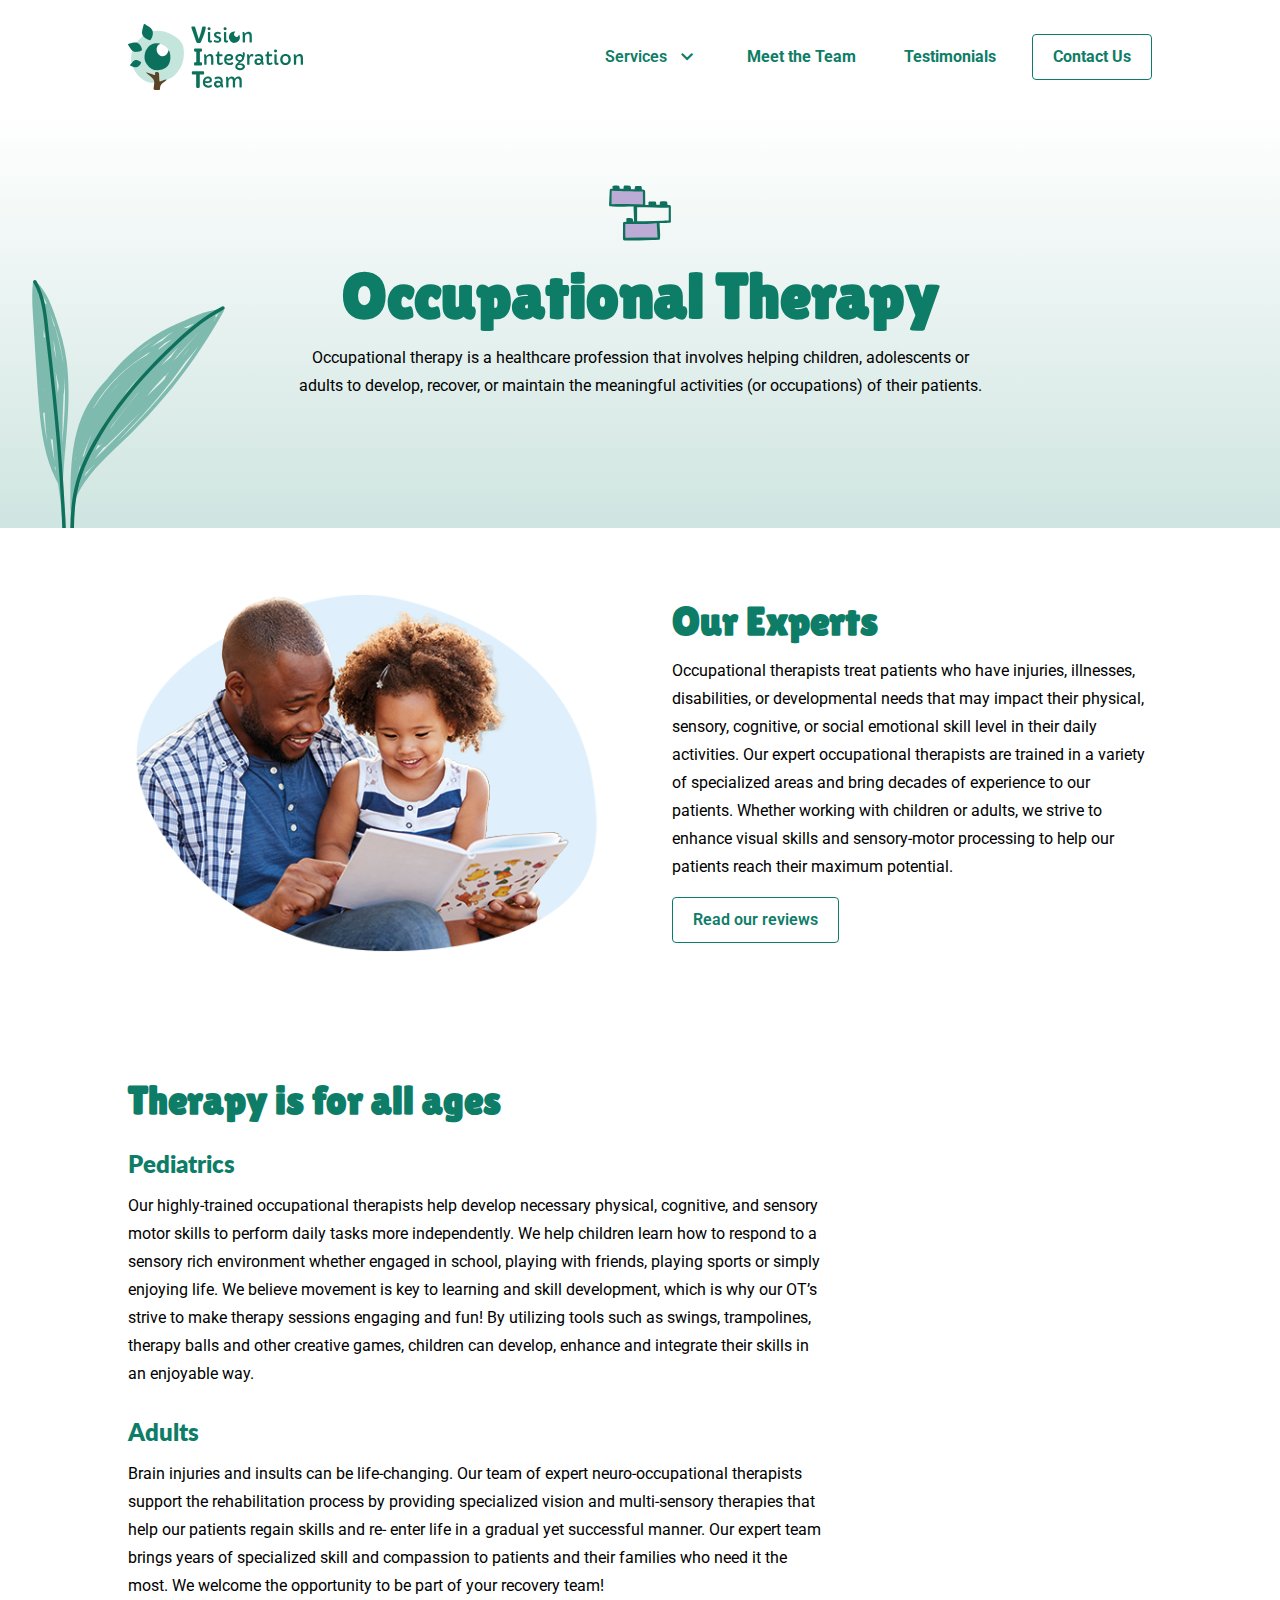
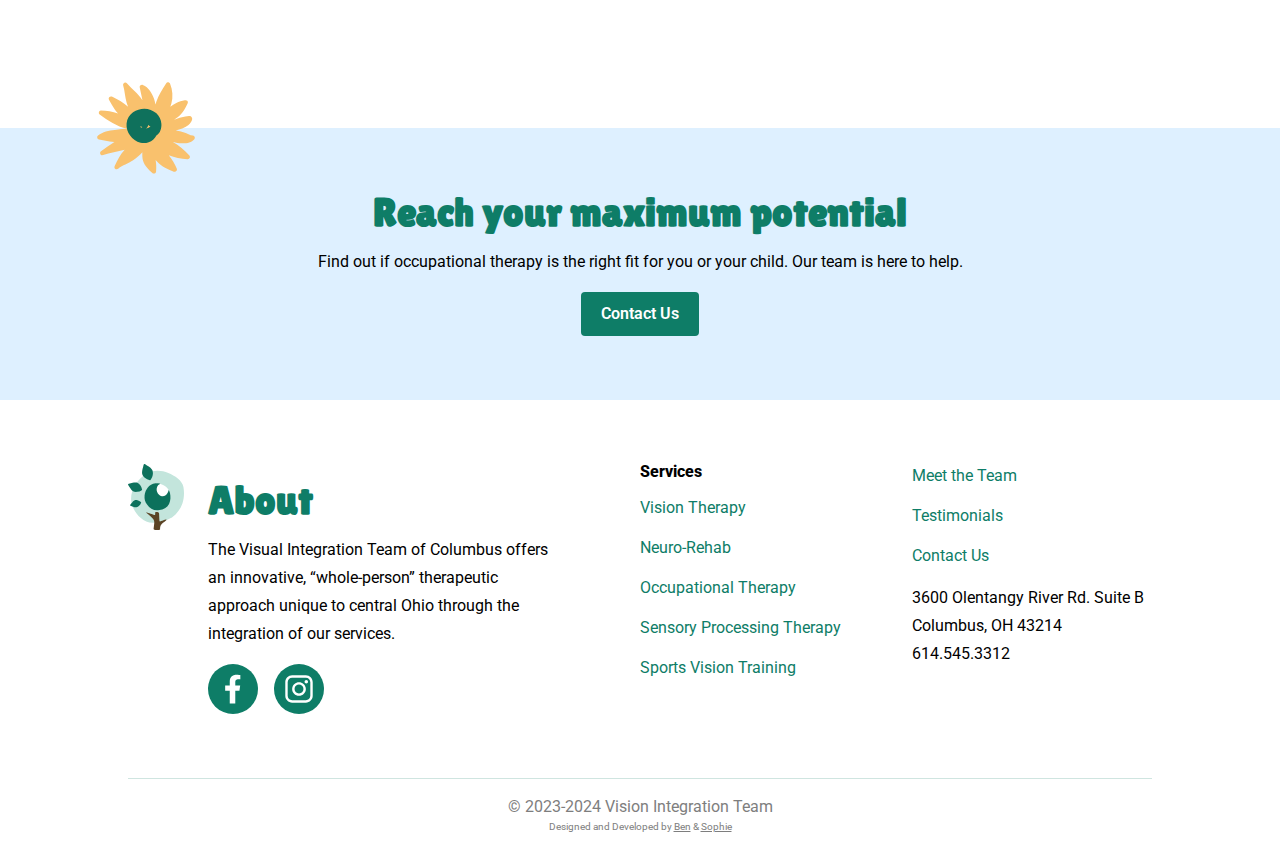
<file: occupational-therapy.html>
<!DOCTYPE html>
<html lang="en">
<head>
    <meta charset="UTF-8">
    <meta http-equiv="X-UA-Compatible" content="IE=edge">
    <meta name="viewport" content="width=device-width, initial-scale=1.0">
    <link rel="stylesheet" type="text/css" href="styles/reset.css" />
    <link rel="stylesheet" type="text/css" href="styles/vit.css" />
    <link rel="stylesheet" type="text/css" href="styles/occupational-therapy.css" />
    <link rel="apple-touch-icon" sizes="180x180" href="favicon/apple-touch-icon.png">
    <link rel="icon" type="image/png" sizes="32x32" href="favicon/favicon-32x32.png">
    <link rel="icon" type="image/png" sizes="16x16" href="favicon/favicon-16x16.png">
    <link rel="manifest" href="favicon/site.webmanifest">
    <link rel="preconnect" href="https://fonts.googleapis.com">
    <link rel="preconnect" href="https://fonts.gstatic.com" crossorigin>
    <link rel="preconnect" href="https://fonts.googleapis.com">
    <link rel="preconnect" href="https://fonts.gstatic.com" crossorigin>
    <link href="https://fonts.googleapis.com/css2?family=Lato:ital,wght@0,100;0,300;0,400;0,700;0,900;1,100;1,300;1,400;1,700;1,900&family=Lilita+One&family=Roboto:ital,wght@0,100;0,300;0,400;0,500;0,700;0,900;1,100;1,300;1,400;1,500;1,700;1,900&display=swap" rel="stylesheet">
    <link href="https://fonts.googleapis.com/css2?family=Material+Symbols+Outlined:wght@400" rel="stylesheet" />
    <title>Occupational Therapy | Vision Integration Team</title>
    <meta name="description" content="Occupational therapy is a healthcare profession that involves helping children, adolescents or adults to develop, recover, or maintain the meaningful activities of their patients.">
</head>
<!-- Google tag (gtag.js) -->
<script async src="https://www.googletagmanager.com/gtag/js?id=G-2HHY9CGXM3"></script>
<script>
  window.dataLayer = window.dataLayer || [];
  function gtag(){dataLayer.push(arguments);}
  gtag('js', new Date());

  gtag('config', 'G-2HHY9CGXM3');
</script>
<body>
    <header>
        <div id="mobilenav-bk" onclick="toggleMobileNav()"></div>
        <div id="header-wrapper" class="wrapper">
            <a href="index.html"><img class="vit-logo-header" src="images/logos/vit-logo.svg" alt="Vision Integration Team" /></a>
            <nav id="mainnav" role="navigation">
                <button id="mobilenav-btn" class="btn icon" aria-expanded="false" aria-controls="mainnav-menu" onclick="toggleMobileNav()">
                    <span class="material-symbols-outlined">
                        menu
                    </span>
                </button>
                <div id="mainnav-menu">
                    <div id="mobilenav-header">
                        <a href="index.html"><img class="mobilenav-header-logo" src="images/logos/vit-logo.svg" alt="Vision Integration Team" /></a>
                        <button id="mobilenav-header-btn" class="btn icon" onclick="toggleMobileNav()">
                            <span class="material-symbols-outlined">
                                close
                            </span>
                        </button>
                    </div>
                    <ul id="mainnav-links">
                        <li id="services-target" class="mainnav-link">
                            <p>Services</p>
                            <span class="material-symbols-outlined">
                                expand_more
                            </span>
                            <ul id="services-dropdown">
                                <li><a class="service-link" href="vision-therapy.html">Vision Therapy</a></li>
                                <li><a class="service-link" href="neuro-rehab.html">Neuro-Rehab</a></li>
                                <li><a class="service-link" href="occupational-therapy.html">Occupational Therapy</a></li>
                                <li><a class="service-link" href="sensory-processing-therapy.html">Sensory Processing Therapy</a></li>
                                <li><a class="service-link" href="sports-vision-training.html">Sports Vision Training</a></li>
                            </ul>
                        </li>
                        <li><a class="btn text mainnav-link" href="meet-the-team.html">Meet the Team</a></li>
                        <li><a class="btn text mainnav-link" href="testimonials.html">Testimonials</a></li>
                        <div class="spacer"></div>
                        <li><a class="btn outline" href="contact.html">Contact Us</a></li>
                    </ul>
                </div>
            </nav>
        </div>
    </header>
    <main>
        <section class="service-hero gradient-bk plant-section green-plant-3">
            <div class="service-hero-content wrapper content-stack">
                <img class="service-hero-icon" src="images/icons/occupational-therapy.svg" alt="Building blocks">
                <h1>Occupational Therapy</h1>
                <p>Occupational therapy is a healthcare profession that involves helping children, adolescents or adults to develop, recover, or maintain the meaningful activities (or occupations) of their patients.</p>
            </div>
        </section>
        <section class="page-section wrapper">
            <div class="our-experts-grid">
                <div id="our-experts-img-wrapper">
                    <img id="our-experts-img" src="images/occupational-therapy/father-kid-reading@1x.png" srcset="images/occupational-therapy/father-kid-reading@2x.png 2x" alt="A father reading to his young daughter" />
                </div>
                <div class="content-stack">
                    <h2>Our Experts</h2>
                    <p>Occupational therapists treat patients who have injuries, illnesses, disabilities, or developmental needs that may impact their physical, sensory, cognitive, or social emotional skill level in their daily activities. Our expert occupational therapists are trained in a variety of specialized areas and bring decades of experience to our patients. Whether working with children or adults, we strive to enhance visual skills and sensory-motor processing to help our patients reach their maximum potential.</p>
                    <div><a href="/testimonials.html" class="btn outline inline">Read our reviews</a></div>
                </div>
            </div>
        </section>
        <section id="all-ages" class="page-section wrapper fern-sun">
            <div class="txt-wrapper content-stack stack-lg">
                <h2>Therapy is for all ages</h2>
                <div class="content-stack">
                    <h3>Pediatrics</h3>
                    <p>Our highly-trained occupational therapists help develop necessary physical, cognitive, and sensory motor skills to perform daily tasks more independently. We help children learn how to respond to a sensory rich environment whether engaged in school, playing with friends, playing sports or simply enjoying life. We believe movement is key to learning and skill development, which is why our OT’s strive to make therapy sessions engaging and fun!  By utilizing tools such as swings, trampolines, therapy balls and other creative games, children can develop, enhance and integrate their skills in an enjoyable way.</p>
                </div>
                <div class="content-stack">
                    <h3>Adults</h3>
                    <p>Brain injuries and insults can be life-changing.  Our team of expert neuro-occupational therapists support the rehabilitation process by providing specialized vision and multi-sensory therapies that help our patients regain skills and re- enter life in a gradual yet successful manner.  Our expert team brings years of specialized skill and compassion to patients  and their families who need it the most.  We welcome the opportunity to be part of your recovery team!</p>
                </div>
            </div>
        </section>
        <section id="ot-contact-section" class="page-section blue-bk">
            <div id="contact-us-section" class="wrapper content-stack">
                <h2 class="txt-centered">Reach your maximum potential</h2>
                <p class="txt-wrapper txt-centered">Find out if occupational therapy is the right fit for you or your child. Our team is here to help.</p>
                <div class="txt-centered"><a class="btn inline" href="contact.html">Contact Us</a></div>
            </div>
            <img id="contact-us-flower-2" class="flower" src="images/flowers/flower-orange-2.svg" alt=""/>
        </section>
    </main>
    <footer class="wrapper">
        <div class="footer-grid">
            <article class="footer-about">
                <a href="index.html"><img class="vit-icon-footer" src="images/logos/vit-icon.svg" alt="Vision Integration Team" /></a>
                <div class="footer-about-content content-stack">
                    <h2>About</h2>
                    <p>The Visual Integration Team of Columbus offers an innovative, “whole-person” therapeutic approach unique to central Ohio through the integration of our services.</p>
                    <div class="footer-social">
                        <a class="social-link" href="https://facebook.com/VisionIntegrationTeam"><img src="images/icons/FB.svg" alt="Facebook" /></a>
                        <a class="social-link" href="https://www.instagram.com/visionintegrationteam/?igshid=OGQ5ZDc2ODk2ZA=="><img src="images/icons/IG.svg" alt="Instagram" /></a>
                    </div>
                </div>
            </article>
            <article class="footer-services content-stack">
                <h3>Services</h3>
                <nav>
                    <ul class="content-stack">
                        <li><a href="vision-therapy.html">Vision Therapy</a></li>
                        <li><a href="neuro-rehab.html">Neuro-Rehab</a></li>
                        <li><a href="occupational-therapy.html">Occupational Therapy</a></li>
                        <li><a href="sensory-processing-therapy.html">Sensory Processing Therapy</a></li>
                        <li><a href="sports-vision-training.html">Sports Vision Training</a></li>
                    </ul>
                </nav>
            </article>
            <nav>
                <ul class="content-stack">
                    <li><a href="meet-the-team.html">Meet the Team</a></li>
                    <li><a href="testimonials.html">Testimonials</a></li>
                    <li class="content-stack">
                        <a href="contact.html">Contact Us</a>
                        <div>
                            <p>3600 Olentangy River Rd. Suite B</p>
                            <p>Columbus, OH 43214</p>
                            <p>614.545.3312</p>
                        </div>
                    </li>
                </ul>
            </nav>
        </div>
        <div class="footnotes">
            <p class="copyright">© 2023-2024 Vision Integration Team</p>
            <p class="acknowledgment">Designed and Developed by <a href="https://benterry.dev" target="_blank">Ben</a> & <a href="https://svakalis.design" target="_blank">Sophie</a></p>
        </div>
    </footer>
    <script src="scripts/vit.js"></script>
</body>
</html>
</file>
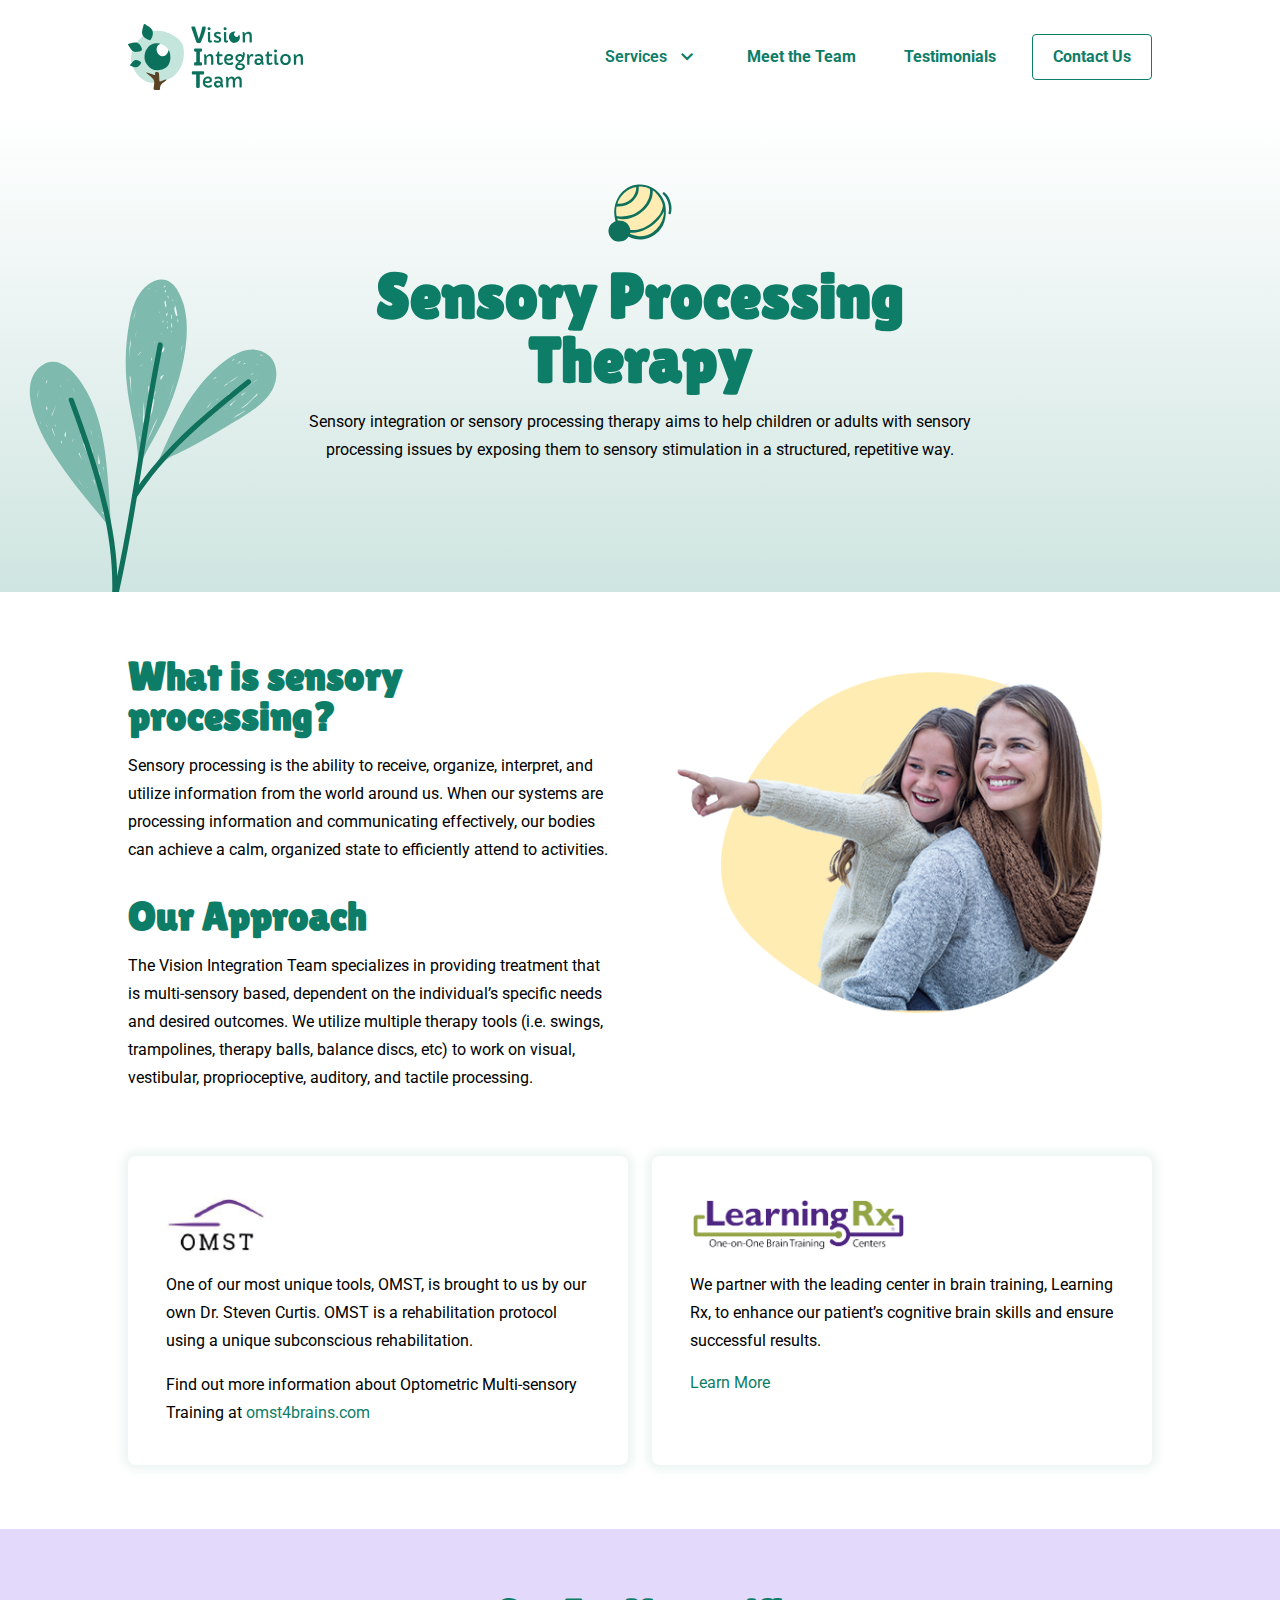
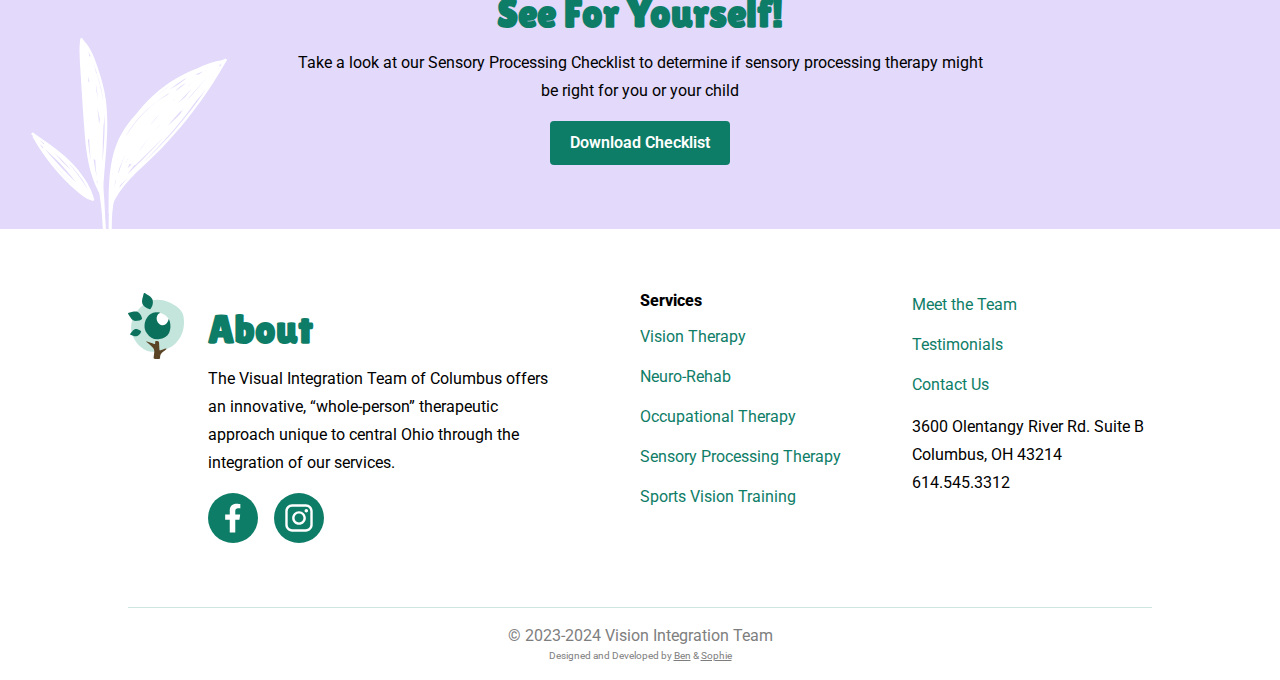
<file: sensory-processing-therapy.html>
<!DOCTYPE html>
<html lang="en">
<head>
    <meta charset="UTF-8">
    <meta http-equiv="X-UA-Compatible" content="IE=edge">
    <meta name="viewport" content="width=device-width, initial-scale=1.0">
    <link rel="stylesheet" type="text/css" href="styles/reset.css" />
    <link rel="stylesheet" type="text/css" href="styles/vit.css" />
    <link rel="stylesheet" type="text/css" href="styles/sensory-processing-therapy.css" />
    <link rel="apple-touch-icon" sizes="180x180" href="favicon/apple-touch-icon.png">
    <link rel="icon" type="image/png" sizes="32x32" href="favicon/favicon-32x32.png">
    <link rel="icon" type="image/png" sizes="16x16" href="favicon/favicon-16x16.png">
    <link rel="manifest" href="favicon/site.webmanifest">
    <link rel="preconnect" href="https://fonts.googleapis.com">
    <link rel="preconnect" href="https://fonts.gstatic.com" crossorigin>
    <link rel="preconnect" href="https://fonts.googleapis.com">
    <link rel="preconnect" href="https://fonts.gstatic.com" crossorigin>
    <link href="https://fonts.googleapis.com/css2?family=Lato:ital,wght@0,100;0,300;0,400;0,700;0,900;1,100;1,300;1,400;1,700;1,900&family=Lilita+One&family=Roboto:ital,wght@0,100;0,300;0,400;0,500;0,700;0,900;1,100;1,300;1,400;1,500;1,700;1,900&display=swap" rel="stylesheet">
    <link href="https://fonts.googleapis.com/css2?family=Material+Symbols+Outlined:wght@400" rel="stylesheet" />
    <title>Sensory Processing Therapy | Vision Integration Team</title>
    <meta name="description" content="Sensory integration or sensory processing therapy aims to help children or adults with sensory processing issues by exposing them to sensory stimulation in a structured, repetitive way.">
</head>
<!-- Google tag (gtag.js) -->
<script async src="https://www.googletagmanager.com/gtag/js?id=G-2HHY9CGXM3"></script>
<script>
  window.dataLayer = window.dataLayer || [];
  function gtag(){dataLayer.push(arguments);}
  gtag('js', new Date());

  gtag('config', 'G-2HHY9CGXM3');
</script>
<body>
    <header>
        <div id="mobilenav-bk" onclick="toggleMobileNav()"></div>
        <div id="header-wrapper" class="wrapper">
            <a href="index.html"><img class="vit-logo-header" src="images/logos/vit-logo.svg" alt="Vision Integration Team" /></a>
            <nav id="mainnav" role="navigation">
                <button id="mobilenav-btn" class="btn icon" aria-expanded="false" aria-controls="mainnav-menu" onclick="toggleMobileNav()">
                    <span class="material-symbols-outlined">
                        menu
                    </span>
                </button>
                <div id="mainnav-menu">
                    <div id="mobilenav-header">
                        <a href="index.html"><img class="mobilenav-header-logo" src="images/logos/vit-logo.svg" alt="Vision Integration Team" /></a>
                        <button id="mobilenav-header-btn" class="btn icon" onclick="toggleMobileNav()">
                            <span class="material-symbols-outlined">
                                close
                            </span>
                        </button>
                    </div>
                    <ul id="mainnav-links">
                        <li id="services-target" class="mainnav-link">
                            <p>Services</p>
                            <span class="material-symbols-outlined">
                                expand_more
                            </span>
                            <ul id="services-dropdown">
                                <li><a class="service-link" href="vision-therapy.html">Vision Therapy</a></li>
                                <li><a class="service-link" href="neuro-rehab.html">Neuro-Rehab</a></li>
                                <li><a class="service-link" href="occupational-therapy.html">Occupational Therapy</a></li>
                                <li><a class="service-link" href="sensory-processing-therapy.html">Sensory Processing Therapy</a></li>
                                <li><a class="service-link" href="sports-vision-training.html">Sports Vision Training</a></li>
                            </ul>
                        </li>
                        <li><a class="btn text mainnav-link" href="meet-the-team.html">Meet the Team</a></li>
                        <li><a class="btn text mainnav-link" href="testimonials.html">Testimonials</a></li>
                        <div class="spacer"></div>
                        <li><a class="btn outline" href="contact.html">Contact Us</a></li>
                    </ul>
                </div>
            </nav>
        </div>
    </header>
    <main>
        <section class="service-hero gradient-bk plant-section green-plant-4">
            <div class="service-hero-content wrapper content-stack">
                <img class="service-hero-icon" src="images/icons/sensory-processing.svg" alt="Balls rotating around eachother">
                <h1>Sensory Processing Therapy</h1>
                <p>Sensory integration or sensory processing therapy aims to help children or adults with sensory processing issues by exposing them to sensory stimulation in a structured, repetitive way.</p>
            </div>
        </section>
        <section class="page-section wrapper">
            <div class="sp-grid">
                <div class="sp-content content-stack stack-lg">
                    <div class="content-stack">
                        <h2>What is sensory processing?</h2>
                        <p>Sensory processing is the ability to receive, organize, interpret, and utilize information from the world around us. When our systems are processing information and communicating effectively, our bodies can achieve a calm, organized state to efficiently attend to activities.</p>
                    </div>
                    <div class="content-stack">
                        <h2>Our Approach</h2>
                        <p>The Vision Integration Team specializes in providing treatment that is multi-sensory based, dependent on the individual’s specific needs and desired outcomes. We utilize multiple therapy tools (i.e. swings, trampolines, therapy balls, balance discs, etc) to work on visual, vestibular, proprioceptive, auditory, and tactile processing.</p>
                    </div>
                </div>
                <div id="mother-kid-wrapper">
                    <img id="mother-kid" src="images/sensory-processing/mother-kid@1x.png" srcset="images/sensory-processing/mother-kid@1x.png 2x" alt="A mother holding her kid who is pointing" />
                </div>
            </div>
        </section>
        <section id="sp-logos" class="logo-grid page-section wrapper">
            <div class="logo-block content-stack">
                <img src="images/logos/omst@1x.png" srcset="images/logos/omst@1x.png 2x" alt="OMST logo">
                <p>One of our most unique tools, OMST, is brought to us by our own Dr. Steven Curtis. OMST is a rehabilitation protocol using a unique subconscious rehabilitation.</p>
                <p>Find out more information about Optometric Multi-sensory Training at <a href="https://omst4brains.com">omst4brains.com</a></p>
            </div>
            <div class="logo-block content-stack">
                <img src="images/logos/learning-rx@1x.png" srcset="images/logos/learning-rx@1x.png 2x" alt="LearningRx">
                <p>We partner with the leading center in brain training, Learning Rx, to enhance our patient’s cognitive brain skills and ensure successful results.</p>
                <a href="https://www.learningrx.com/columbus-dublin/" target="_blank">Learn More</a>
            </div>
        </section>
        <section class="page-section purple-bk plant-section white-plant-2">
            <div id="testimonial-section" class="wrapper content-stack">
                <h2 class="txt-centered">See For Yourself!</h2>
                <p class="txt-wrapper txt-centered">Take a look at our Sensory Processing Checklist to determine if sensory processing therapy might be right for you or your child</p>
                <div class="txt-centered"><a class="btn inline" href="checklists/vit-sensory-processing-checklist.pdf" target="_blank">Download Checklist</a></div>
            </div>
        </section>
    </main>
    <footer class="wrapper">
        <div class="footer-grid">
            <article class="footer-about">
                <a href="index.html"><img class="vit-icon-footer" src="images/logos/vit-icon.svg" alt="Vision Integration Team" /></a>
                <div class="footer-about-content content-stack">
                    <h2>About</h2>
                    <p>The Visual Integration Team of Columbus offers an innovative, “whole-person” therapeutic approach unique to central Ohio through the integration of our services.</p>
                    <div class="footer-social">
                        <a class="social-link" href="https://facebook.com/VisionIntegrationTeam"><img src="images/icons/FB.svg" alt="Facebook" /></a>
                        <a class="social-link" href="https://www.instagram.com/visionintegrationteam/?igshid=OGQ5ZDc2ODk2ZA=="><img src="images/icons/IG.svg" alt="Instagram" /></a>
                    </div>
                </div>
            </article>
            <article class="footer-services content-stack">
                <h3>Services</h3>
                <nav>
                    <ul class="content-stack">
                        <li><a href="vision-therapy.html">Vision Therapy</a></li>
                        <li><a href="neuro-rehab.html">Neuro-Rehab</a></li>
                        <li><a href="occupational-therapy.html">Occupational Therapy</a></li>
                        <li><a href="sensory-processing-therapy.html">Sensory Processing Therapy</a></li>
                        <li><a href="sports-vision-training.html">Sports Vision Training</a></li>
                    </ul>
                </nav>
            </article>
            <nav>
                <ul class="content-stack">
                    <li><a href="meet-the-team.html">Meet the Team</a></li>
                    <li><a href="testimonials.html">Testimonials</a></li>
                    <li class="content-stack">
                        <a href="contact.html">Contact Us</a>
                        <div>
                            <p>3600 Olentangy River Rd. Suite B</p>
                            <p>Columbus, OH 43214</p>
                            <p>614.545.3312</p>
                        </div>
                    </li>
                </ul>
            </nav>
        </div>
        <div class="footnotes">
            <p class="copyright">© 2023-2024 Vision Integration Team</p>
            <p class="acknowledgment">Designed and Developed by <a href="https://benterry.dev" target="_blank">Ben</a> & <a href="https://svakalis.design" target="_blank">Sophie</a></p>
        </div>
    </footer>
    <script src="scripts/vit.js"></script>
</body>
</html>
</file>
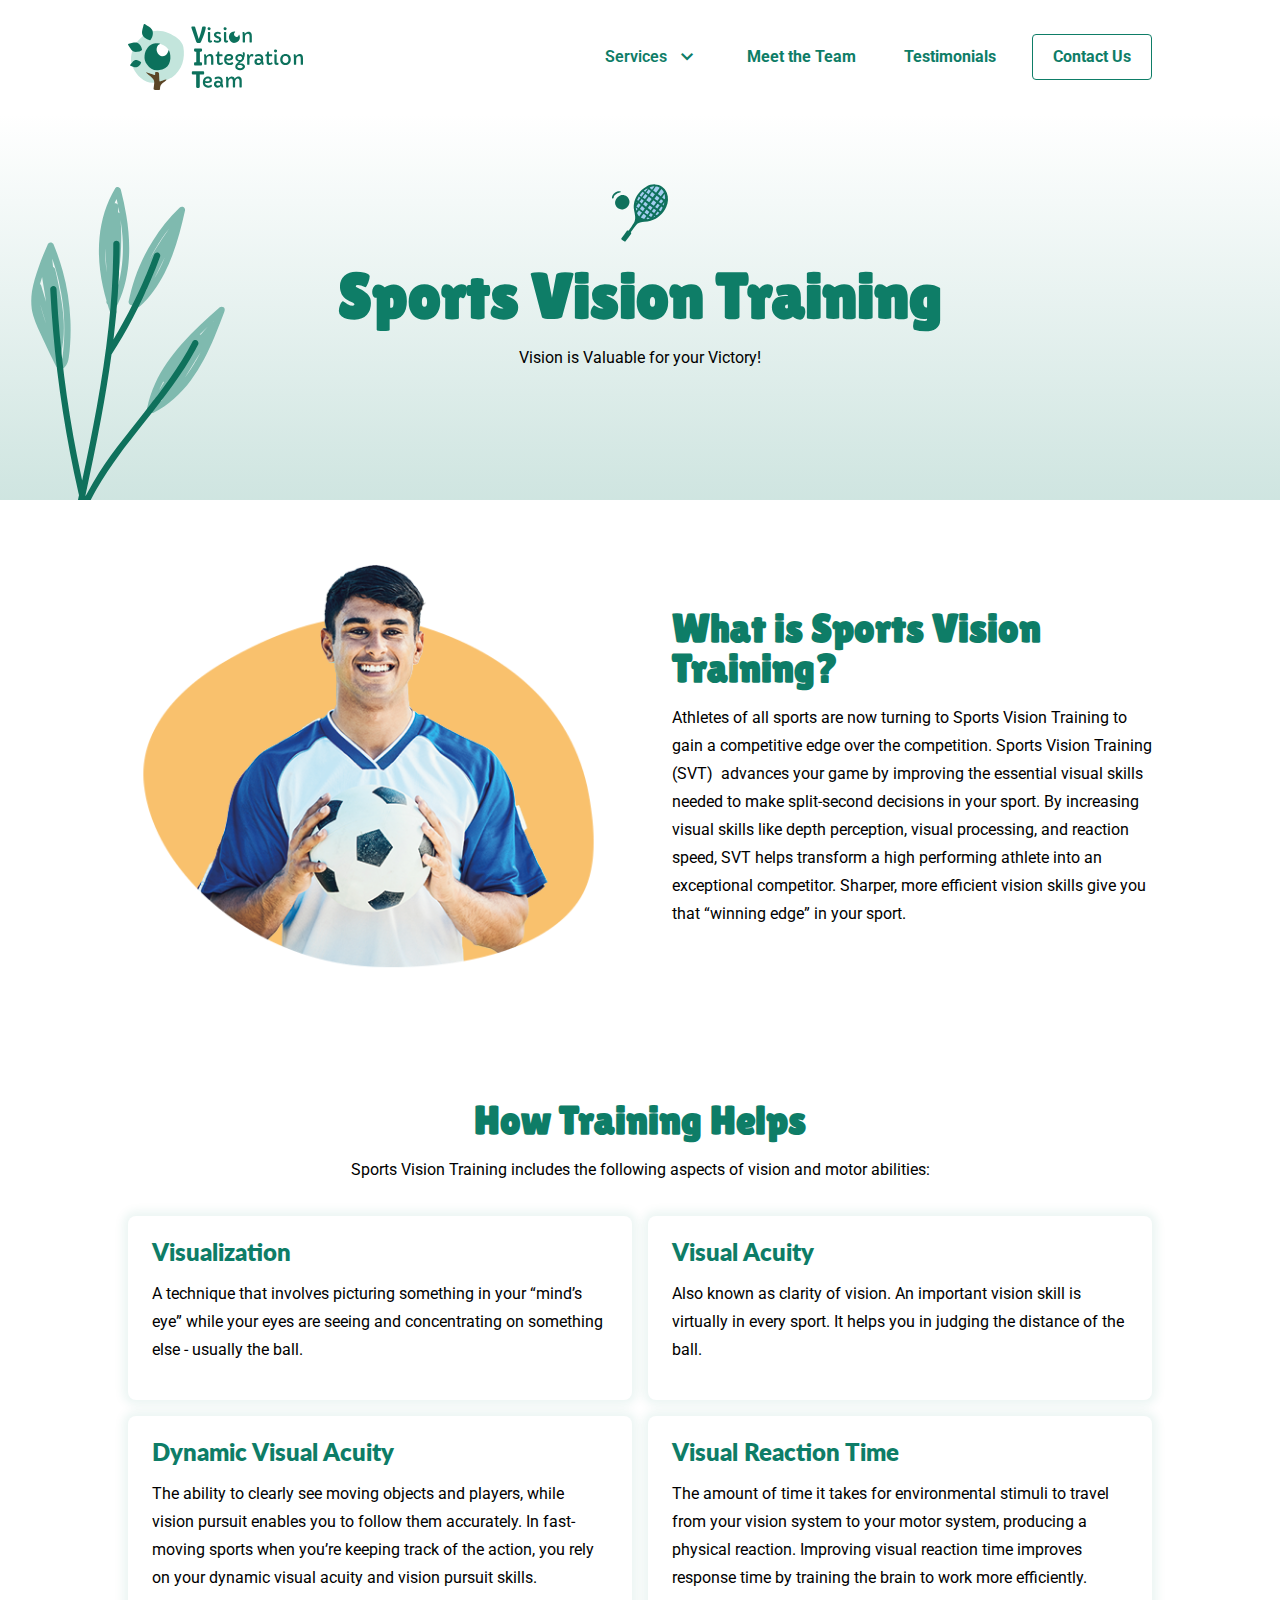
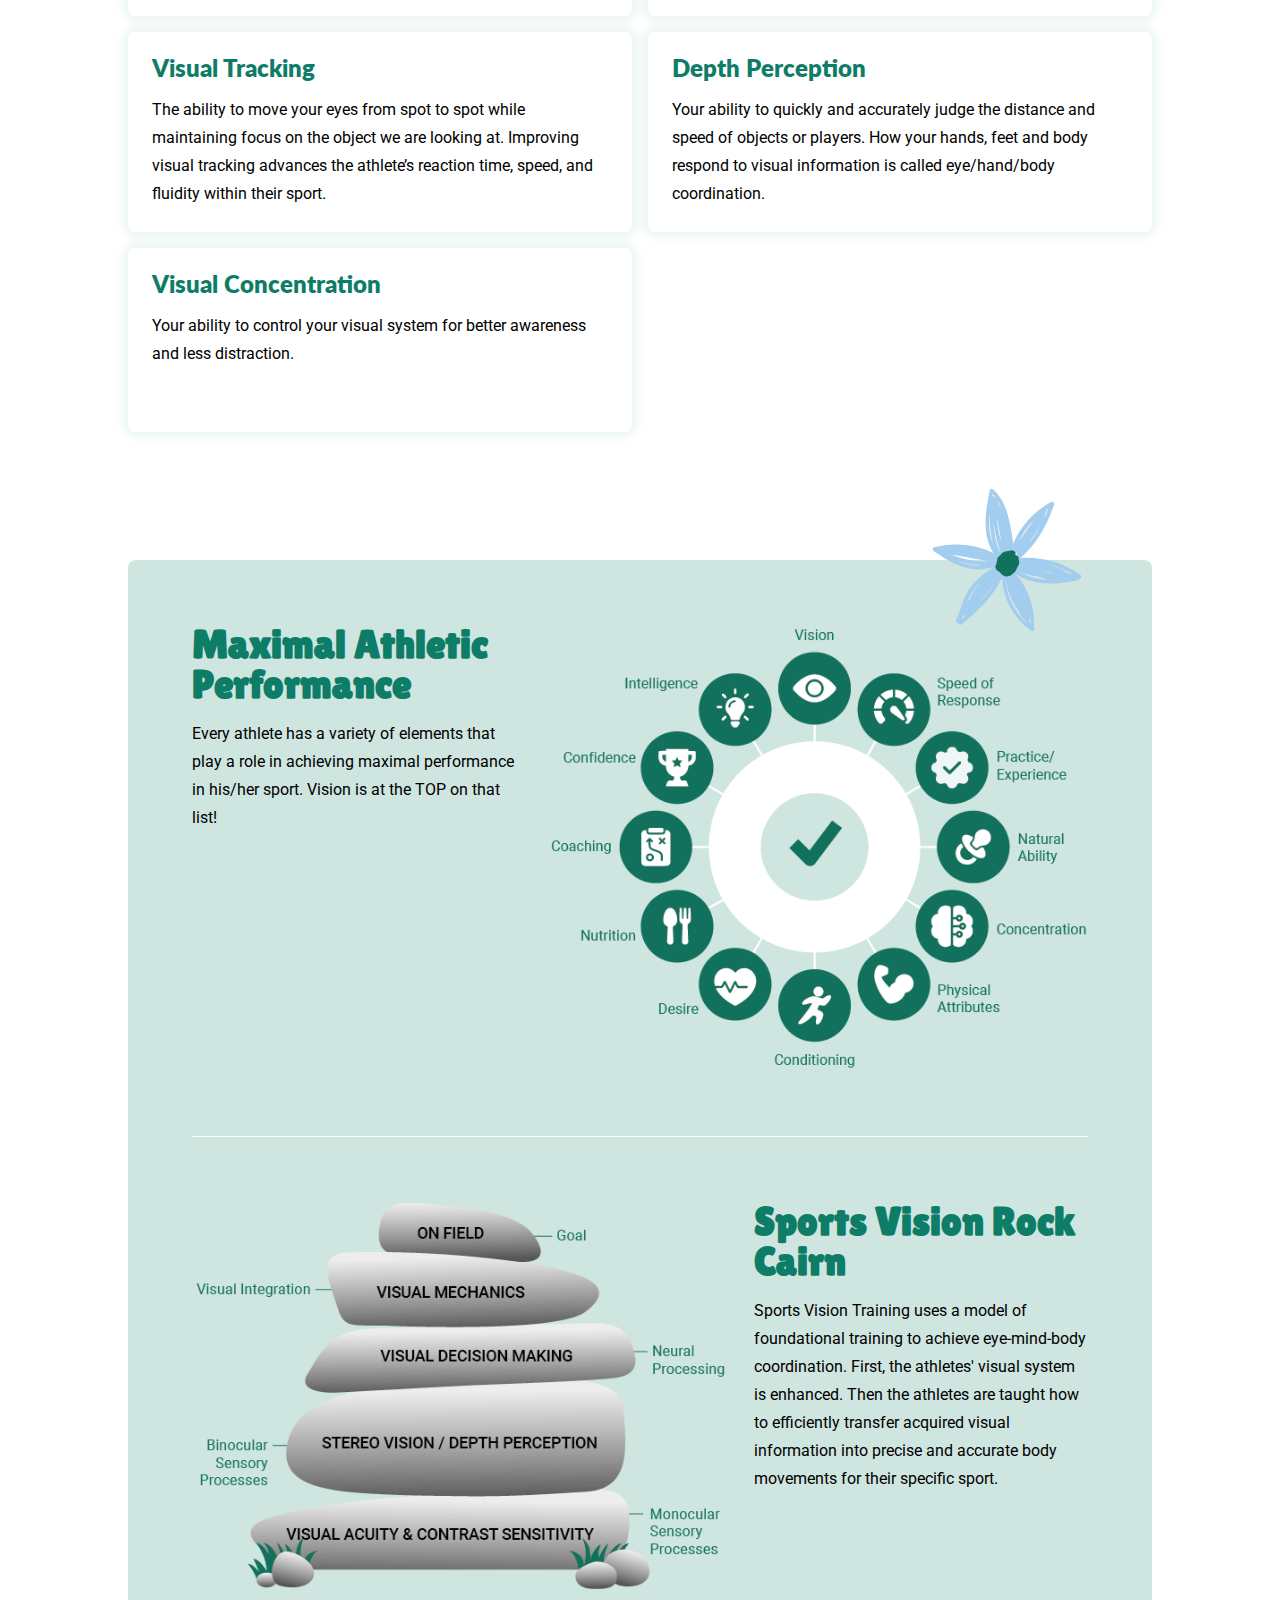
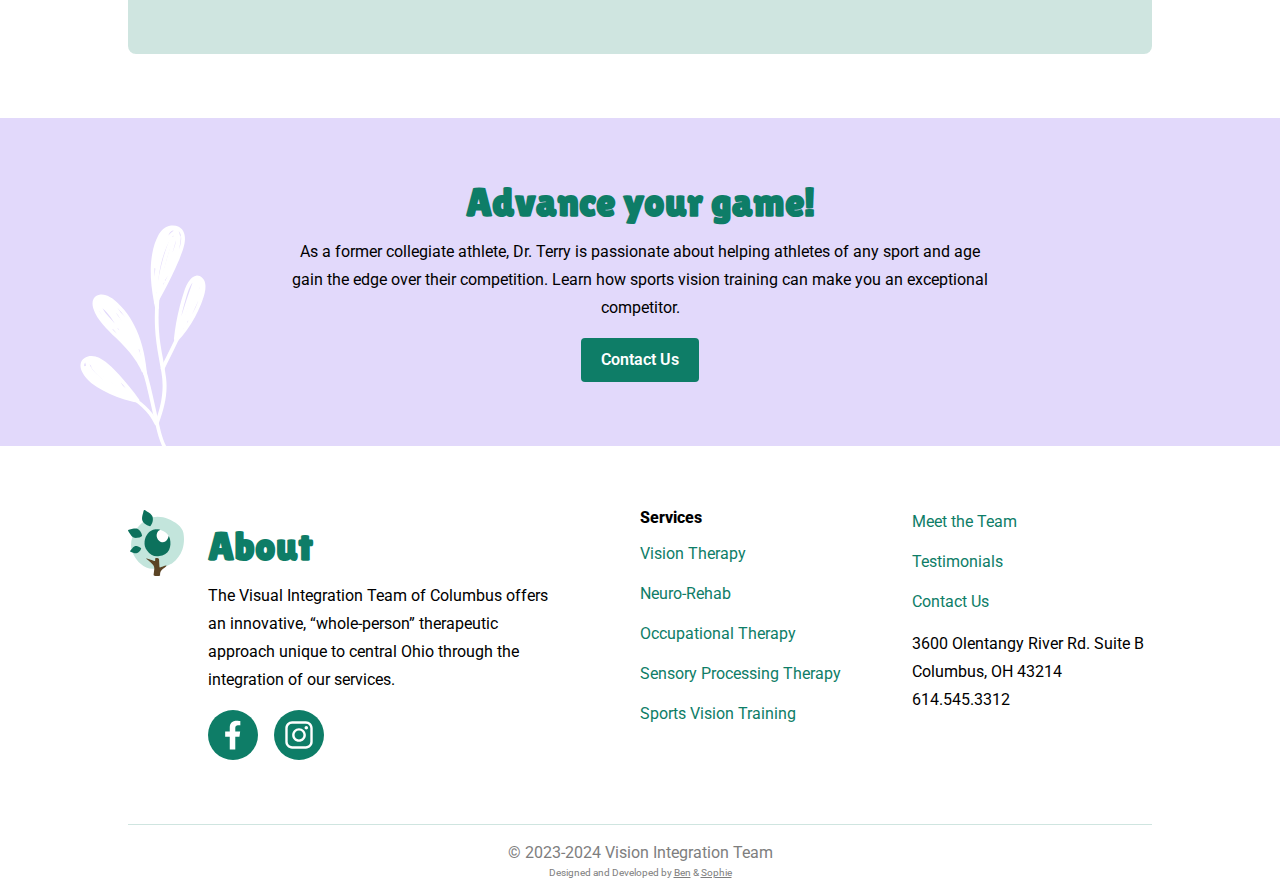
<file: sports-vision-training.html>
<!DOCTYPE html>
<html lang="en">
<head>
    <meta charset="UTF-8">
    <meta http-equiv="X-UA-Compatible" content="IE=edge">
    <meta name="viewport" content="width=device-width, initial-scale=1.0">
    <link rel="stylesheet" type="text/css" href="styles/reset.css" />
    <link rel="stylesheet" type="text/css" href="styles/vit.css" />
    <link rel="stylesheet" type="text/css" href="styles/sports-vision-training.css" />
    <link rel="apple-touch-icon" sizes="180x180" href="favicon/apple-touch-icon.png">
    <link rel="icon" type="image/png" sizes="32x32" href="favicon/favicon-32x32.png">
    <link rel="icon" type="image/png" sizes="16x16" href="favicon/favicon-16x16.png">
    <link rel="manifest" href="favicon/site.webmanifest">
    <link rel="preconnect" href="https://fonts.googleapis.com">
    <link rel="preconnect" href="https://fonts.gstatic.com" crossorigin>
    <link rel="preconnect" href="https://fonts.googleapis.com">
    <link rel="preconnect" href="https://fonts.gstatic.com" crossorigin>
    <link href="https://fonts.googleapis.com/css2?family=Lato:ital,wght@0,100;0,300;0,400;0,700;0,900;1,100;1,300;1,400;1,700;1,900&family=Lilita+One&family=Roboto:ital,wght@0,100;0,300;0,400;0,500;0,700;0,900;1,100;1,300;1,400;1,500;1,700;1,900&display=swap" rel="stylesheet">
    <link href="https://fonts.googleapis.com/css2?family=Material+Symbols+Outlined:wght@400" rel="stylesheet" />
    <title>Sports Vision Training | Vision Integration Team</title>
    <meta name="description" content="Athletes of all sports are now turning to Sports Vision Training to gain a competitive edge over the competition.">
</head>
<!-- Google tag (gtag.js) -->
<script async src="https://www.googletagmanager.com/gtag/js?id=G-2HHY9CGXM3"></script>
<script>
  window.dataLayer = window.dataLayer || [];
  function gtag(){dataLayer.push(arguments);}
  gtag('js', new Date());

  gtag('config', 'G-2HHY9CGXM3');
</script>
<body>
    <header>
        <div id="mobilenav-bk" onclick="toggleMobileNav()"></div>
        <div id="header-wrapper" class="wrapper">
            <a href="index.html"><img class="vit-logo-header" src="images/logos/vit-logo.svg" alt="Vision Integration Team" /></a>
            <nav id="mainnav" role="navigation">
                <button id="mobilenav-btn" class="btn icon" aria-expanded="false" aria-controls="mainnav-menu" onclick="toggleMobileNav()">
                    <span class="material-symbols-outlined">
                        menu
                    </span>
                </button>
                <div id="mainnav-menu">
                    <div id="mobilenav-header">
                        <a href="index.html"><img class="mobilenav-header-logo" src="images/logos/vit-logo.svg" alt="Vision Integration Team" /></a>
                        <button id="mobilenav-header-btn" class="btn icon" onclick="toggleMobileNav()">
                            <span class="material-symbols-outlined">
                                close
                            </span>
                        </button>
                    </div>
                    <ul id="mainnav-links">
                        <li id="services-target" class="mainnav-link">
                            <p>Services</p>
                            <span class="material-symbols-outlined">
                                expand_more
                            </span>
                            <ul id="services-dropdown">
                                <li><a class="service-link" href="vision-therapy.html">Vision Therapy</a></li>
                                <li><a class="service-link" href="neuro-rehab.html">Neuro-Rehab</a></li>
                                <li><a class="service-link" href="occupational-therapy.html">Occupational Therapy</a></li>
                                <li><a class="service-link" href="sensory-processing-therapy.html">Sensory Processing Therapy</a></li>
                                <li><a class="service-link" href="sports-vision-training.html">Sports Vision Training</a></li>
                            </ul>
                        </li>
                        <li><a class="btn text mainnav-link" href="meet-the-team.html">Meet the Team</a></li>
                        <li><a class="btn text mainnav-link" href="testimonials.html">Testimonials</a></li>
                        <div class="spacer"></div>
                        <li><a class="btn outline" href="contact.html">Contact Us</a></li>
                    </ul>
                </div>
            </nav>
        </div>
    </header>
    <main>
        <section class="service-hero gradient-bk plant-section green-plant-5">
            <div class="service-hero-content wrapper content-stack">
                <img class="service-hero-icon" src="images/icons/sports-vision.svg" alt="Tennis racket and tennis ball">
                <h1>Sports Vision Training</h1>
                <p>Vision is Valuable for your Victory!</p>
            </div>
        </section>
        <section class="page-section wrapper">
            <div class="svt-intro-grid">
                <div id="svt-intro-img-wrapper">
                    <img id="svt-intro-img" src="images/sports-vision-training/soccer-guy@1x.png" srcset="images/sports-vision-training/soccer-guy@2x.png 2x" alt="A father reading to his young daughter" />
                </div>
                <div class="content-stack">
                    <h2>What is Sports Vision Training?</h2>
                    <p>Athletes of all sports are now turning to Sports Vision Training to gain a competitive edge over the competition. Sports Vision Training (SVT)  advances your game by improving the essential visual skills needed to make split-second decisions in your sport. By increasing visual skills like depth perception, visual processing, and reaction speed, SVT helps transform a high performing athlete into an exceptional competitor. Sharper, more efficient vision skills give you that “winning edge” in your sport.</p>
                </div>
            </div>
        </section>
        <section class="page-section wrapper content-stack stack-lg">
            <div class="content-stack">
                <h2 class="txt-centered">How Training Helps</h2>
                <p class="txt-centered">Sports Vision Training includes the following aspects of vision and motor abilities:</p>
            </div>
            <ul id="svt-helps-grid">
                <li class="svt-helps-item">
                    <h3>Visualization</h3>
                    <p>A technique that involves picturing something in your “mind’s eye” while your eyes are seeing and concentrating on something else - usually the ball.</p>
                </li>
                <li class="svt-helps-item">
                    <h3>Visual Acuity</h3>
                    <p>Also known as clarity of vision. An important vision skill is virtually in every sport. It helps you in judging the distance of the ball.</p>
                </li>
                <li class="svt-helps-item">
                    <h3>Dynamic Visual Acuity</h3>
                    <p>The ability to clearly see moving objects and players, while vision pursuit enables you to follow them accurately. In fast-moving sports when you’re keeping track of the action, you rely on your dynamic visual acuity and vision pursuit skills.</p>
                </li>
                <li class="svt-helps-item">
                    <h3>Visual Reaction Time</h3>
                    <p>The amount of time it takes for environmental stimuli to travel from your vision system to your motor system, producing a physical reaction. Improving visual reaction time improves response time by training the brain to work more efficiently.</p>
                </li>
                <li class="svt-helps-item">
                    <h3>Visual Tracking</h3>
                    <p>The ability to move your eyes from spot to spot while maintaining focus on the object we are looking at. Improving visual tracking advances the athlete’s reaction time, speed, and fluidity within their sport.</p>
                </li>
                <li class="svt-helps-item">
                    <h3>Depth Perception</h3>
                    <p>Your ability to quickly and accurately judge the distance and speed of objects or players. How your hands, feet and body respond to visual information is called eye/hand/body coordination.</p>
                </li>
                <li class="svt-helps-item">
                    <h3>Visual Concentration</h3>
                    <p>Your ability to control your visual system for better awareness and less distraction.</p>
                </li>
            </ul>
        </section>
        <section id="svt-graphics" class="wrapper green-bk">
            <div class="svt-graphic-grid graphic-grid-1">
                <div class="content-stack">
                    <h2>Maximal Athletic Performance</h2>
                    <p>Every athlete has a variety of elements that play a role in achieving maximal performance in his/her sport. Vision is at the TOP on that list!</p>
                </div>
                <img class="svt-graphic-img" src="images/sports-vision-training/map@1x.png" srcset="images/sports-vision-training/map@2x.png 2x" alt="Icons that represent many different athletic attributes"/>
            </div>
            <div class="svt-graphics-rule"></div>
            <div class="svt-graphic-grid graphic-grid-2">
                <div class="content-stack">
                    <h2>Sports Vision Rock Cairn</h2>
                    <p>Sports Vision Training uses a model of foundational training to achieve eye-mind-body coordination. First, the athletes' visual system is enhanced. Then the athletes are taught how to efficiently transfer acquired visual information into precise and accurate body movements for their specific sport.</p>
                </div>
                <img class="svt-graphic-img" src="images/sports-vision-training/rock-cairn@1x.png" srcset="images/sports-vision-training/rock-cairn@2x.png 2x" alt="A rock cairn"/>
            </div>
            <img id="svt-graphics-flower" src="images/flowers/flower-blue-2.svg" alt="" />
        </section>
        <section class="page-section purple-bk plant-section white-plant-5">
            <div id="testimonial-section" class="wrapper content-stack">
                <h2 class="txt-centered">Advance your game!</h2>
                <p class="txt-wrapper txt-centered">As a former collegiate athlete, Dr. Terry is passionate about helping athletes of any sport and age gain the edge over their competition. Learn how sports vision training can make you an exceptional competitor.</p>
                <div class="txt-centered"><a class="btn inline" href="contact.html">Contact Us</a></div>
            </div>
        </section>
    </main>
    <footer class="wrapper">
        <div class="footer-grid">
            <article class="footer-about">
                <a href="index.html"><img class="vit-icon-footer" src="images/logos/vit-icon.svg" alt="Vision Integration Team" /></a>
                <div class="footer-about-content content-stack">
                    <h2>About</h2>
                    <p>The Visual Integration Team of Columbus offers an innovative, “whole-person” therapeutic approach unique to central Ohio through the integration of our services.</p>
                    <div class="footer-social">
                        <a class="social-link" href="https://facebook.com/VisionIntegrationTeam"><img src="images/icons/FB.svg" alt="Facebook" /></a>
                        <a class="social-link" href="https://www.instagram.com/visionintegrationteam/?igshid=OGQ5ZDc2ODk2ZA=="><img src="images/icons/IG.svg" alt="Instagram" /></a>
                    </div>
                </div>
            </article>
            <article class="footer-services content-stack">
                <h3>Services</h3>
                <nav>
                    <ul class="content-stack">
                        <li><a href="vision-therapy.html">Vision Therapy</a></li>
                        <li><a href="neuro-rehab.html">Neuro-Rehab</a></li>
                        <li><a href="occupational-therapy.html">Occupational Therapy</a></li>
                        <li><a href="sensory-processing-therapy.html">Sensory Processing Therapy</a></li>
                        <li><a href="sports-vision-training.html">Sports Vision Training</a></li>
                    </ul>
                </nav>
            </article>
            <nav>
                <ul class="content-stack">
                    <li><a href="meet-the-team.html">Meet the Team</a></li>
                    <li><a href="testimonials.html">Testimonials</a></li>
                    <li class="content-stack">
                        <a href="contact.html">Contact Us</a>
                        <div>
                            <p>3600 Olentangy River Rd. Suite B</p>
                            <p>Columbus, OH 43214</p>
                            <p>614.545.3312</p>
                        </div>
                    </li>
                </ul>
            </nav>
        </div>
        <div class="footnotes">
            <p class="copyright">© 2023-2024 Vision Integration Team</p>
            <p class="acknowledgment">Designed and Developed by <a href="https://benterry.dev" target="_blank">Ben</a> & <a href="https://svakalis.design" target="_blank">Sophie</a></p>
        </div>
    </footer>
    <script src="scripts/vit.js"></script>
</body>
</html>
</file>
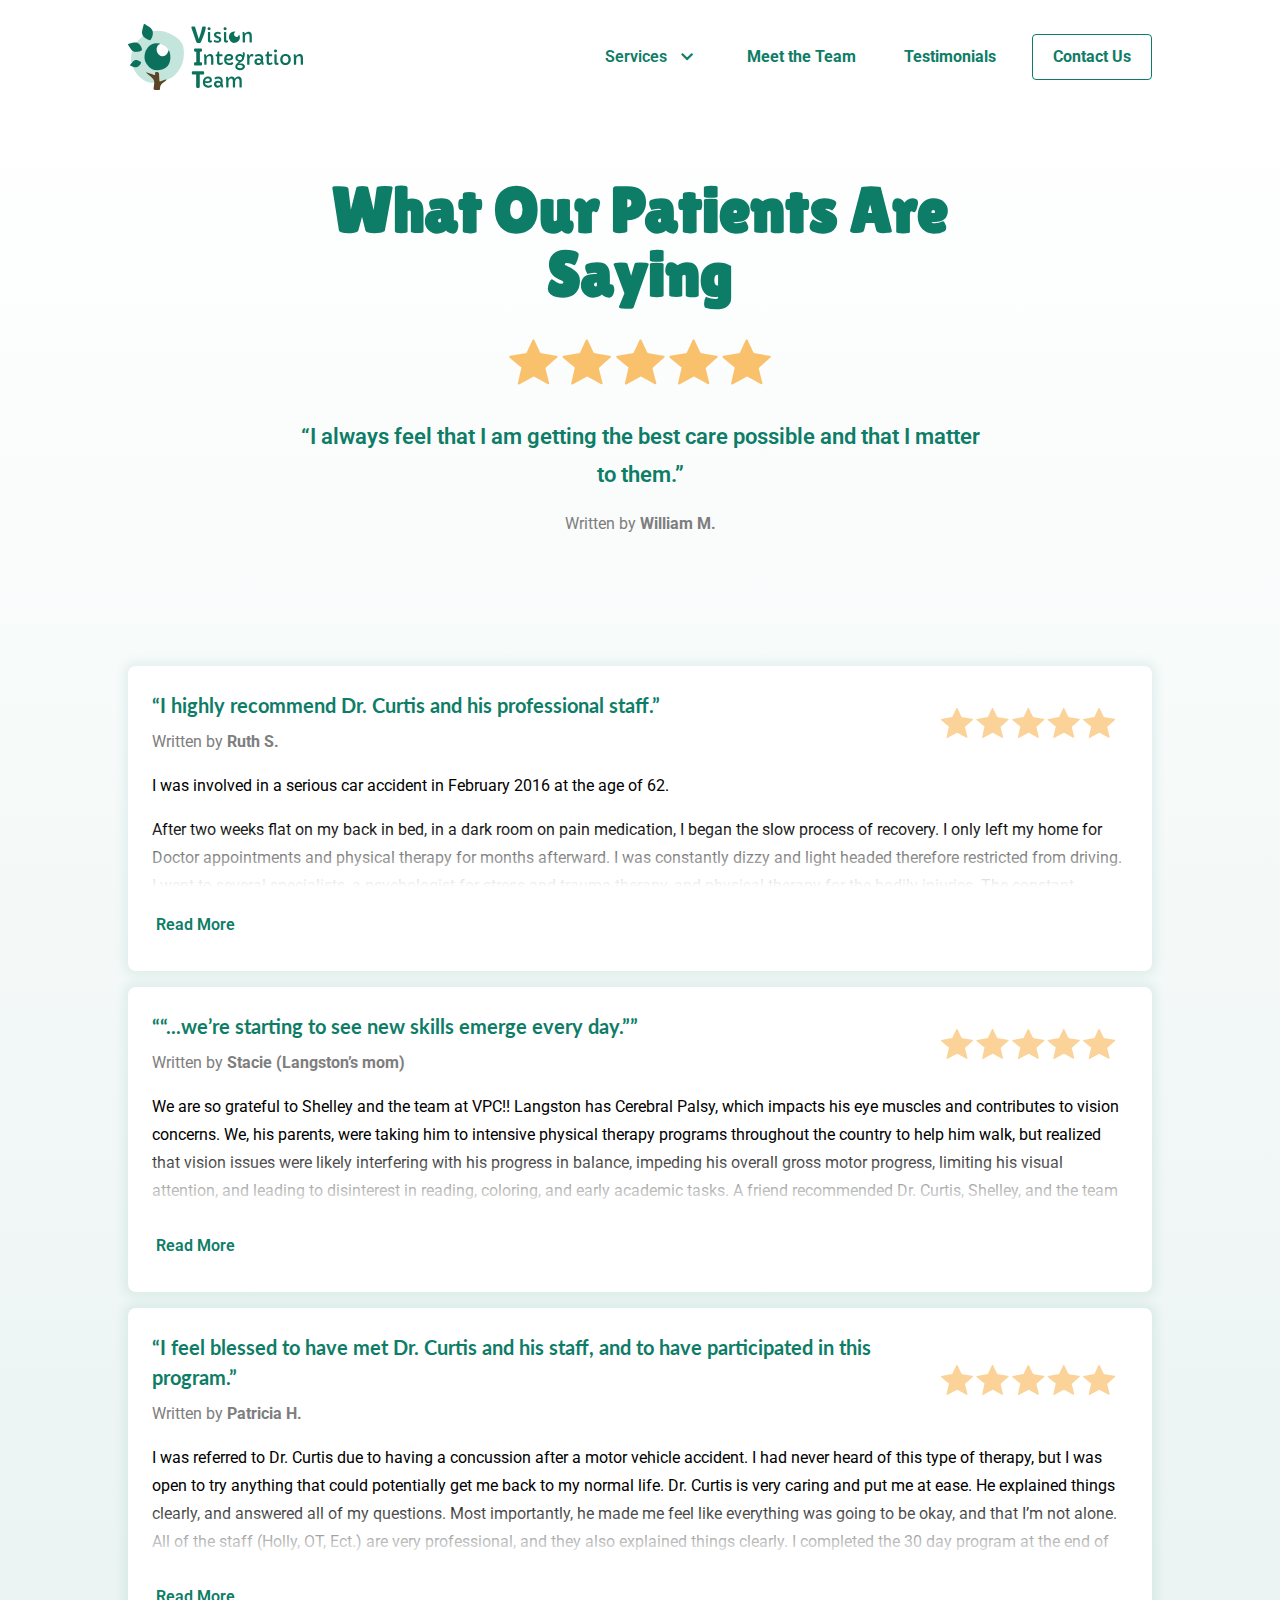
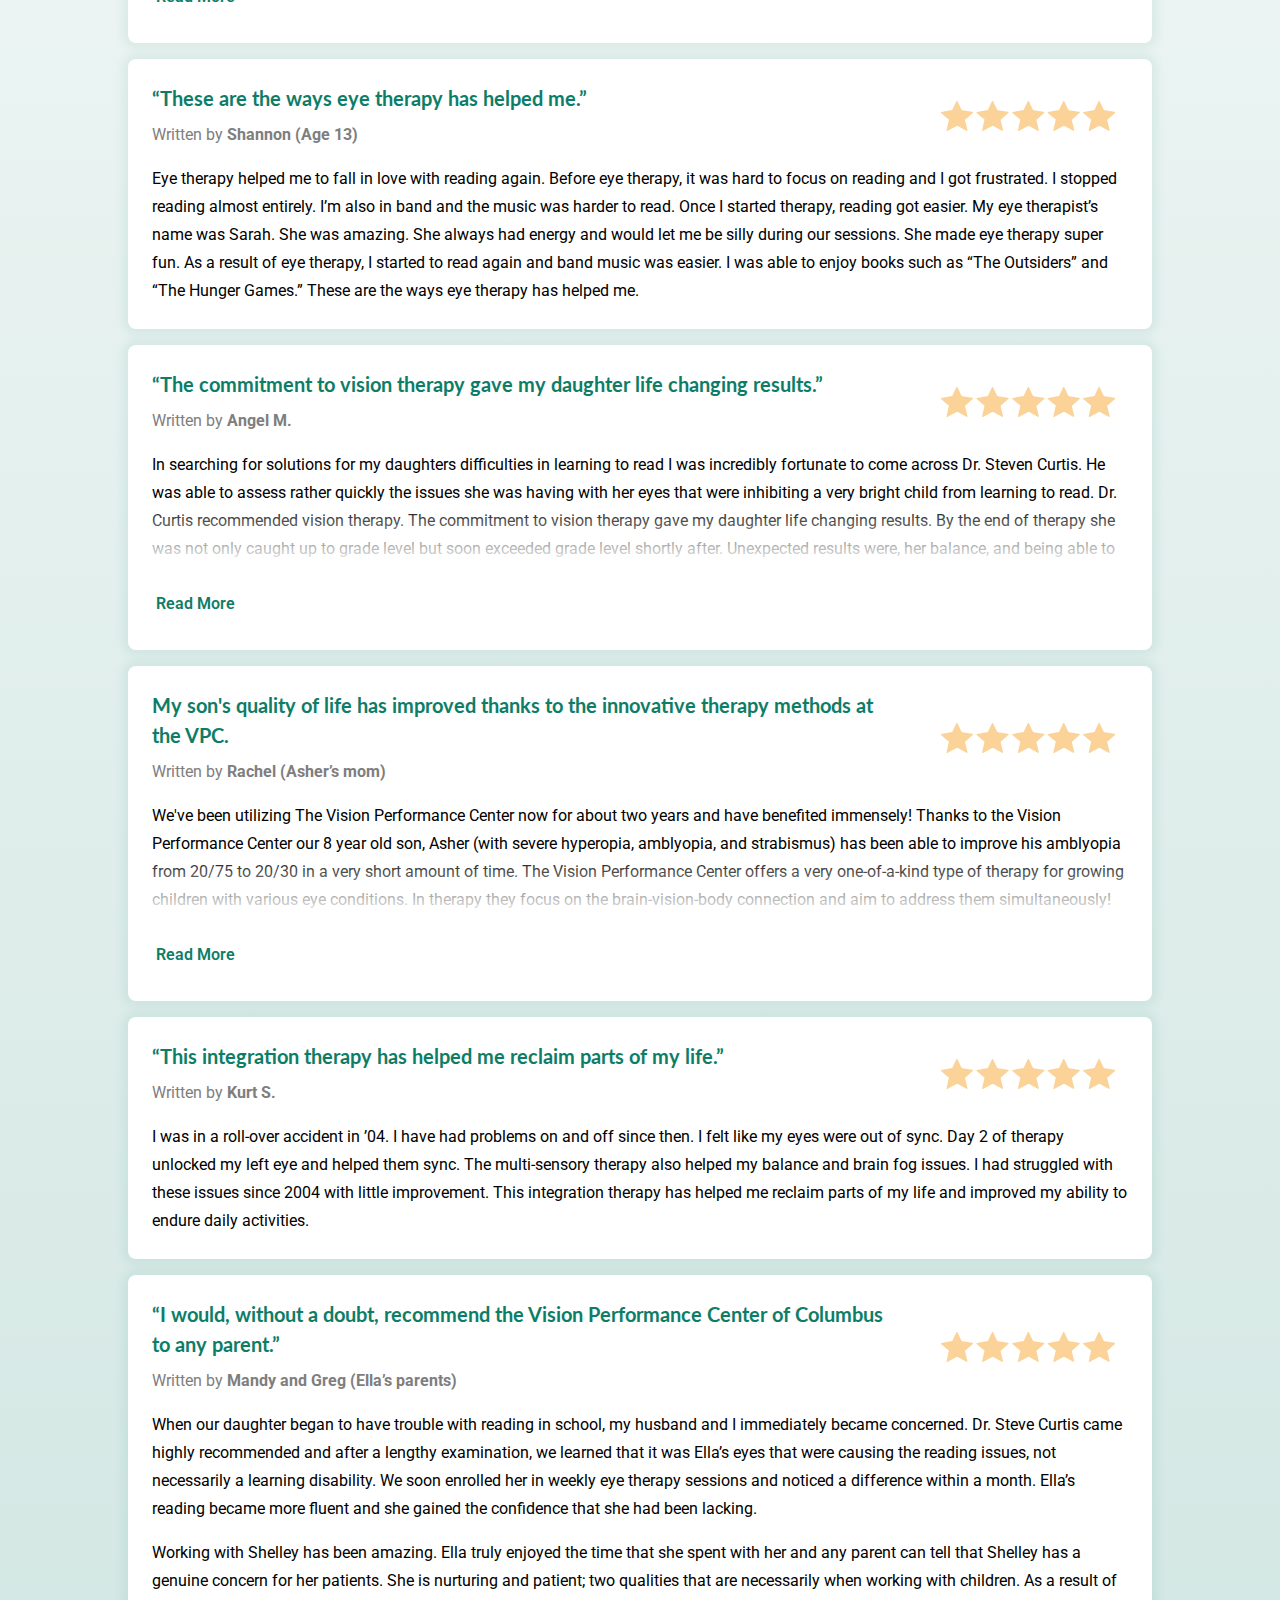
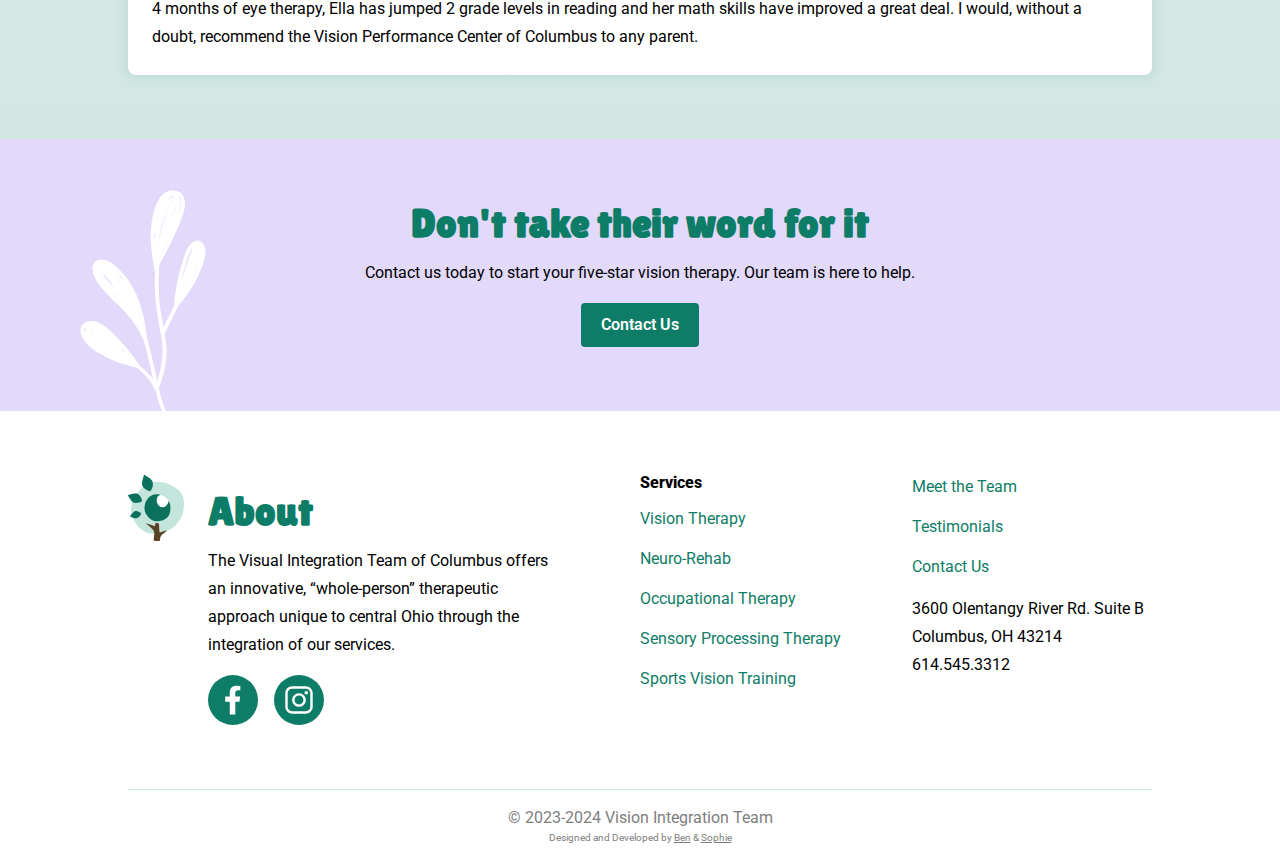
<file: testimonials.html>
<!DOCTYPE html>
<html lang="en">
<head>
    <meta charset="UTF-8">
    <meta http-equiv="X-UA-Compatible" content="IE=edge">
    <meta name="viewport" content="width=device-width, initial-scale=1.0">
    <link rel="stylesheet" type="text/css" href="styles/reset.css" />
    <link rel="stylesheet" type="text/css" href="styles/vit.css" />
    <link rel="stylesheet" type="text/css" href="styles/testimonials.css" />
    <link rel="apple-touch-icon" sizes="180x180" href="favicon/apple-touch-icon.png">
    <link rel="icon" type="image/png" sizes="32x32" href="favicon/favicon-32x32.png">
    <link rel="icon" type="image/png" sizes="16x16" href="favicon/favicon-16x16.png">
    <link rel="manifest" href="favicon/site.webmanifest">
    <link rel="preconnect" href="https://fonts.googleapis.com">
    <link rel="preconnect" href="https://fonts.gstatic.com" crossorigin>
    <link rel="preconnect" href="https://fonts.googleapis.com">
    <link rel="preconnect" href="https://fonts.gstatic.com" crossorigin>
    <link href="https://fonts.googleapis.com/css2?family=Lato:ital,wght@0,100;0,300;0,400;0,700;0,900;1,100;1,300;1,400;1,700;1,900&family=Lilita+One&family=Roboto:ital,wght@0,100;0,300;0,400;0,500;0,700;0,900;1,100;1,300;1,400;1,500;1,700;1,900&display=swap" rel="stylesheet">
    <link href="https://fonts.googleapis.com/css2?family=Material+Symbols+Outlined:wght@400" rel="stylesheet" />
    <title>Vision Integration Team</title>
    <meta name="description" content="Customer reviews for Vision Integration Team">
</head>
<!-- Google tag (gtag.js) -->
<script async src="https://www.googletagmanager.com/gtag/js?id=G-2HHY9CGXM3"></script>
<script>
  window.dataLayer = window.dataLayer || [];
  function gtag(){dataLayer.push(arguments);}
  gtag('js', new Date());

  gtag('config', 'G-2HHY9CGXM3');
</script>
<body>
    <header>
        <div id="mobilenav-bk" onclick="toggleMobileNav()"></div>
        <div id="header-wrapper" class="wrapper">
            <a href="index.html"><img class="vit-logo-header" src="images/logos/vit-logo.svg" alt="Vision Integration Team" /></a>
            <nav id="mainnav" role="navigation">
                <button id="mobilenav-btn" class="btn icon" aria-expanded="false" aria-controls="mainnav-menu" onclick="toggleMobileNav()">
                    <span class="material-symbols-outlined">
                        menu
                    </span>
                </button>
                <div id="mainnav-menu">
                    <div id="mobilenav-header">
                        <a href="index.html"><img class="mobilenav-header-logo" src="images/logos/vit-logo.svg" alt="Vision Integration Team" /></a>
                        <button id="mobilenav-header-btn" class="btn icon" onclick="toggleMobileNav()">
                            <span class="material-symbols-outlined">
                                close
                            </span>
                        </button>
                    </div>
                    <ul id="mainnav-links">
                        <li id="services-target" class="mainnav-link">
                            <p>Services</p>
                            <span class="material-symbols-outlined">
                                expand_more
                            </span>
                            <ul id="services-dropdown">
                                <li><a class="service-link" href="vision-therapy.html">Vision Therapy</a></li>
                                <li><a class="service-link" href="neuro-rehab.html">Neuro-Rehab</a></li>
                                <li><a class="service-link" href="occupational-therapy.html">Occupational Therapy</a></li>
                                <li><a class="service-link" href="sensory-processing-therapy.html">Sensory Processing Therapy</a></li>
                                <li><a class="service-link" href="sports-vision-training.html">Sports Vision Training</a></li>
                            </ul>
                        </li>
                        <li><a class="btn text mainnav-link" href="meet-the-team.html">Meet the Team</a></li>
                        <li><a class="btn text mainnav-link" href="testimonials.html">Testimonials</a></li>
                        <div class="spacer"></div>
                        <li><a class="btn outline" href="contact.html">Contact Us</a></li>
                    </ul>
                </div>
            </nav>
        </div>
    </header>
    <main class="gradient-bk">
        <section id="testimonial-header" class="page-section wrapper txt-centered content-stack stack-lg">
            <h1 class="txt-centered txt-wrapper">What Our Patients Are Saying</h1>
            <img class="testimonial-header-stars" src="images/icons/rating-stars.svg" alt="5 stars" />
            <div class="content-stack">
                <p class="testimonial-header-quote txt-centered txt-wrapper">“I always feel that I am getting the best care possible and that I matter to them.”</p>
                <p class="written-by txt-centered txt-wrapper">Written by <strong>William M.</strong></p>
            </div>
        </section>
        <section class="page-section wrapper">
            <ul id="testimonial-list">
                <li class="testimonial content-stack read-more-container">
                    <div class="testimonial-top">
                        <div>
                            <h2 class="testimonial-heading">“I highly recommend Dr. Curtis and his professional staff.”</h2>
                            <p class="written-by">Written by <strong>Ruth S.</strong></p>
                        </div>
                        <img class="testimonial-rating" src="images/icons/rating-stars.svg" alt="5 stars" />
                    </div>
                    <div class="testimonial-content content-stack read-more hide">
                        <p>I was involved in a serious car accident in February 2016 at the age of 62.</p>
                        <p>After two weeks flat on my back in bed, in a dark room on pain medication, I began the slow process of recovery. I only left my home for Doctor appointments and physical therapy for months afterward. I was constantly dizzy and light headed therefore restricted from driving. I went to several specialists, a psychologist for stress and trauma therapy, and physical therapy for the bodily injuries. The constant dizziness continued and on June 21st I fainted in my home, hitting my head resulting in a second concussion and re-injuring my neck. Months of physical therapy followed yet the dizziness and light headed feeling remained. Eventually, my Physical Therapists informed me that there was nothing more they could do to help me and felt there was a “disconnect” between my eyes and my brain. I was referred to Dr. Curtis for evaluation and his therapy for which I am very grateful!!</p>
                        <p>In my initial meeting, Dr. Curtis and his staff performed many visual examinations and tests and determined I was a candidate for vision rehabilitation therapy. The first 4 days of therapy my symptoms did increase as Dr. Curtis prepared me they would. Thereafter, however I felt better each day. As I write this, I have completed 30 days of treatment and have my follow up appointment with Dr. Curtis and retesting today. I am looking forward to seeing how dramatically my test results will have improved!</p>
                        <p>The therapy included light therapy, vestibular therapy, eye movement therapy and auditory training. It is an amazing procedure and it worked for me. I went into this treatment with a very positive attitude and much excitement as I felt I was finally on the right path to resolve the constant dizziness I had been dealing with since February. I highly recommend Dr. Curtis and his professional staff. They are very dedicated to their patients and certainly helped me resolve the dizziness from the accident. I am very grateful for their help.”</p>
                    </div>
                    <div>
                        <button class="read-more-btn btn text inline">Read More</button>
                    </div>
                </li>
                <li class="testimonial content-stack read-more-container">
                    <div class="testimonial-top">
                        <div>
                            <h2 class="testimonial-heading">““...we’re starting to see new skills emerge every day.””</h2>
                            <p class="written-by">Written by <strong>Stacie (Langston’s mom)</strong></p>
                        </div>
                        <img class="testimonial-rating" src="images/icons/rating-stars.svg" alt="5 stars" />
                    </div>
                    <div class="testimonial-content content-stack read-more hide">
                        <p>We are so grateful to Shelley and the team at VPC!!  Langston has Cerebral Palsy, which impacts his eye muscles and contributes to vision concerns. We, his parents, were taking him to intensive physical therapy programs throughout the country to help him walk, but realized that vision issues were likely interfering with his progress in balance, impeding his overall gross motor progress, limiting his visual attention, and leading to disinterest in reading, coloring, and early academic tasks.  A friend recommended Dr. Curtis, Shelley, and the team at VPC and we are glad they did!  Since Langston completed the photosyntonic light therapy program and we added Shelley to his regular therapy team, it seems like we’re starting to see new skills emerge every day.  He is more aware of his surroundings, and uses his vision to support his body awareness and movement, providing a foundation for major gross motor progress.  Langston has learned to recognize objects from across the room, visually locate objects even when the background is “busy,” and visually discriminate between similar inputs (ie letters and numbers).  When working with Langston, we see him visually attending to the letters on a page, scanning left to right, and showing us he is ready to tackle his next big academic challenge… READING!  When we started this process, his visual acuity was measured at 20/200 and he did not have enough visual attention to even look at the images presented across the room.  About 18 months later, his visual acuity was measured as 20/30 because he was able to attend to the visual information and participate in the process.  We are thankful for Shelley’s attention to Langston’s needs, patience in letting him guide therapy sessions, setting high expectations for Langston, knowledge of all aspects of vision and its impact on learning, her love for Langston, and for joining his therapy team.  She has provided Langston with a solid vision foundation, and we are excited to see what else will grow from those roots.</p>
                    </div>
                    <div>
                        <button class="read-more-btn btn text inline">Read More</button>
                    </div>
                </li>
                <li class="testimonial content-stack read-more-container">
                    <div class="testimonial-top">
                        <div>
                            <h2 class="testimonial-heading">“I feel blessed to have met Dr. Curtis and his staff, and to have participated in this program.”</h2>
                            <p class="written-by">Written by <strong>Patricia H.</strong></p>
                        </div>
                        <img class="testimonial-rating" src="images/icons/rating-stars.svg" alt="5 stars" />
                    </div>
                    <div class="testimonial-content content-stack read-more hide">
                        <p>I was referred to Dr. Curtis due to having a concussion after a motor vehicle accident. I had never heard of this type of therapy, but I was open to try anything that could potentially get me back to my normal life. Dr. Curtis is very caring and put me at ease. He explained things clearly, and answered all of my questions. Most importantly, he made me feel like everything was going to be okay, and that I’m not alone. All of the staff (Holly, OT, Ect.) are very professional, and they also explained things clearly.  I completed the 30 day program at the end of August. I’m slowly transitioning back to work. My symptoms are not completely gone, but I’m better now than I was five months ago. I had my 90 day checkup and he provided me with a three week light therapy plan at home that I’m currently doing. I believe I me Dr. Curtis for a reason. I have spoke to many people about his program, including my Primary care physician who is very interested in this therapy. This can benefit both children and adults. I feel blessed to have met Dr. Curtis and his staff, and to have participated in this program. I highly recommend people to at least meet him and get more information for yourself or your child.</p>
                    </div>
                    <div>
                        <button class="read-more-btn btn text inline">Read More</button>
                    </div>
                </li>
                <li class="testimonial content-stack">
                    <div class="testimonial-top">
                        <div>
                            <h2 class="testimonial-heading">“These are the ways eye therapy has helped me.”</h2>
                            <p class="written-by">Written by <strong>Shannon (Age 13)</strong></p>
                        </div>
                        <img class="testimonial-rating" src="images/icons/rating-stars.svg" alt="5 stars" />
                    </div>
                    <div class="testimonial-content content-stack">
                        <p>Eye therapy helped me to fall in love with reading again. Before eye therapy, it was hard to focus on reading and I got frustrated. I stopped reading almost entirely. I’m also in band and the music was harder to read. Once I started therapy, reading got easier. My eye therapist’s name was Sarah. She was amazing. She always had energy and would let me be silly during our sessions. She made eye therapy super fun. As a result of eye therapy, I started to read again and band music was easier. I was able to enjoy books such as “The Outsiders” and “The Hunger Games.” These are the ways eye therapy has helped me.</p>
                    </div>
                </li>
                <li class="testimonial content-stack read-more-container">
                    <div class="testimonial-top">
                        <div>
                            <h2 class="testimonial-heading">“The commitment to vision therapy gave my daughter life changing results.”</h2>
                            <p class="written-by">Written by <strong>Angel M.</strong></p>
                        </div>
                        <img class="testimonial-rating" src="images/icons/rating-stars.svg" alt="5 stars" />
                    </div>
                    <div class="testimonial-content content-stack read-more hide">
                        <p>In searching for solutions for my daughters difficulties in learning to read I was incredibly fortunate to come across Dr. Steven Curtis. He was able to assess rather quickly the issues she was having with her eyes that were inhibiting a very bright child from learning to read. Dr. Curtis recommended vision therapy. The commitment to vision therapy gave my daughter life changing results. By the end of therapy she was not only caught up to grade level but soon exceeded grade level shortly after. Unexpected results were, her balance, and being able to finally ride a bike, play sports because of improved hand eye coordination. And her over active constant movement became that of a normal active kid. She developed over time more ability to sit and focus for longer periods. The benefits were immediate and continued to progress for about six months to a year. I found Dr. Curtis and his staff to be honest, caring, and of great integrity. If your child is having issues or has been “labeled” I highly recommend a consultation with Dr. Curtis.</p>
                    </div>
                    <div>
                        <button class="read-more-btn btn text inline">Read More</button>
                    </div>
                </li>
                <li class="testimonial content-stack read-more-container">
                    <div class="testimonial-top">
                        <div>
                            <h2 class="testimonial-heading">My son's quality of life has improved thanks to the innovative therapy methods at the VPC.</h2>
                            <p class="written-by">Written by <strong>Rachel (Asher’s mom)</strong></p>
                        </div>
                        <img class="testimonial-rating" src="images/icons/rating-stars.svg" alt="5 stars" />
                    </div>
                    <div class="testimonial-content content-stack read-more hide">
                        <p>We've been utilizing The Vision Performance Center now for about two years and have benefited immensely! Thanks to the Vision Performance Center our 8 year old son, Asher (with severe hyperopia, amblyopia, and strabismus) has been able to improve his amblyopia from 20/75 to 20/30 in a very short amount of time. The Vision Performance Center offers a very one-of-a-kind type of therapy for growing children with various eye conditions. In therapy they focus on the brain-vision-body connection and aim to address them simultaneously! Genius. For example, very early on in therapy, Miss Shelley, noticed Asher's retained primitive reflexes and worked to resolve those issues, while also incorporating various vision therapy techniques. The gains that were made once vision and body movement deficits were addressed together were incomparable to other basic vision therapy we have received in the past. I have noticed that most of the therapy techniques at VPC have kids out of their seats and moving--enhancing the brain-vision-body connection. Each week therapy is different and includes things like games, interactive computer games, and virtual reality!</p>
                        <p>Our son continues to make gains in his amblyopia, figure ground perception, and body awareness thanks to his wonderful therapist, Miss Shelley, who is experienced, innovative, friendly, and will tell you the honest truth, not just what you want to hear. The VPC works miracles with their unique 'whole child' approach! My son's quality of life has improved thanks to the innovative therapy methods at the VPC. We are so thankful!</p>
                    </div>
                    <div>
                        <button class="read-more-btn btn text inline">Read More</button>
                    </div>
                </li>
                <li class="testimonial content-stack">
                    <div class="testimonial-top">
                        <div>
                            <h2 class="testimonial-heading">“This integration therapy has helped me reclaim parts of my life.”</h2>
                            <p class="written-by">Written by <strong>Kurt S.</strong></p>
                        </div>
                        <img class="testimonial-rating" src="images/icons/rating-stars.svg" alt="5 stars" />
                    </div>
                    <div class="testimonial-content content-stack">
                        <p>I was in a roll-over accident in ’04. I have had problems on and off since then. I felt like my eyes were out of sync. Day 2 of therapy unlocked my left eye and helped them sync. The multi-sensory  therapy also helped my balance and brain fog issues. I had struggled with these issues since 2004 with little improvement. This integration therapy has helped me reclaim parts of my life and improved my ability to endure daily activities.</p>
                    </div>
                </li>
                <li class="testimonial content-stack">
                    <div class="testimonial-top">
                        <div>
                            <h2 class="testimonial-heading">“I would, without a doubt, recommend the Vision Performance Center of Columbus to any parent.”</h2>
                            <p class="written-by">Written by <strong>Mandy and Greg (Ella’s parents)</strong></p>
                        </div>
                        <img class="testimonial-rating" src="images/icons/rating-stars.svg" alt="5 stars" />
                    </div>
                    <div class="testimonial-content content-stack">
                        <p>When our daughter began to have trouble with reading in school, my husband and I immediately became concerned.  Dr. Steve Curtis came highly recommended and after a lengthy examination, we learned that it was Ella’s eyes that were causing the reading issues, not necessarily a learning disability.  We soon enrolled her in weekly eye therapy sessions and noticed a difference within a month.  Ella’s reading became more fluent and she gained the confidence that she had been lacking.</p>
                        <p>Working with Shelley has been amazing.  Ella truly enjoyed the time that she spent with her and any parent can tell that Shelley has a genuine concern for her patients.  She is nurturing and patient; two qualities that are necessarily when working with children.  As a result of 4 months of eye therapy, Ella has jumped 2 grade levels in reading and her math skills have improved a great deal.  I would, without a doubt, recommend the Vision Performance Center of Columbus to any parent.</p>
                    </div>
                </li>
            </ul>
        </section>
        <section class="page-section purple-bk plant-section white-plant-5">
            <div id="testimonial-section" class="wrapper content-stack">
                <h2 class="txt-centered">Don't take their word for it</h2>
                <p class="txt-wrapper txt-centered">Contact us today to start your five-star vision therapy. Our team is here to help.</p>
                <div class="txt-centered"><a class="btn inline" href="contact.html">Contact Us</a></div>
            </div>
        </section>
    </main>
    <footer class="wrapper">
        <div class="footer-grid">
            <article class="footer-about">
                <a href="index.html"><img class="vit-icon-footer" src="images/logos/vit-icon.svg" alt="Vision Integration Team" /></a>
                <div class="footer-about-content content-stack">
                    <h2>About</h2>
                    <p>The Visual Integration Team of Columbus offers an innovative, “whole-person” therapeutic approach unique to central Ohio through the integration of our services.</p>
                    <div class="footer-social">
                        <a class="social-link" href="https://facebook.com/VisionIntegrationTeam"><img src="images/icons/FB.svg" alt="Facebook" /></a>
                        <a class="social-link" href="https://www.instagram.com/visionintegrationteam/?igshid=OGQ5ZDc2ODk2ZA=="><img src="images/icons/IG.svg" alt="Instagram" /></a>
                    </div>
                </div>
            </article>
            <article class="footer-services content-stack">
                <h3>Services</h3>
                <nav>
                    <ul class="content-stack">
                        <li><a href="vision-therapy.html">Vision Therapy</a></li>
                        <li><a href="neuro-rehab.html">Neuro-Rehab</a></li>
                        <li><a href="occupational-therapy.html">Occupational Therapy</a></li>
                        <li><a href="sensory-processing-therapy.html">Sensory Processing Therapy</a></li>
                        <li><a href="sports-vision-training.html">Sports Vision Training</a></li>
                    </ul>
                </nav>
            </article>
            <nav>
                <ul class="content-stack">
                    <li><a href="meet-the-team.html">Meet the Team</a></li>
                    <li><a href="testimonials.html">Testimonials</a></li>
                    <li class="content-stack">
                        <a href="contact.html">Contact Us</a>
                        <div>
                            <p>3600 Olentangy River Rd. Suite B</p>
                            <p>Columbus, OH 43214</p>
                            <p>614.545.3312</p>
                        </div>
                    </li>
                </ul>
            </nav>
        </div>
        <div class="footnotes">
            <p class="copyright">© 2023-2024 Vision Integration Team</p>
            <p class="acknowledgment">Designed and Developed by <a href="https://benterry.dev" target="_blank">Ben</a> & <a href="https://svakalis.design" target="_blank">Sophie</a></p>
        </div>
    </footer>
    <script src="scripts/vit.js"></script>
</body>
</html>
</file>
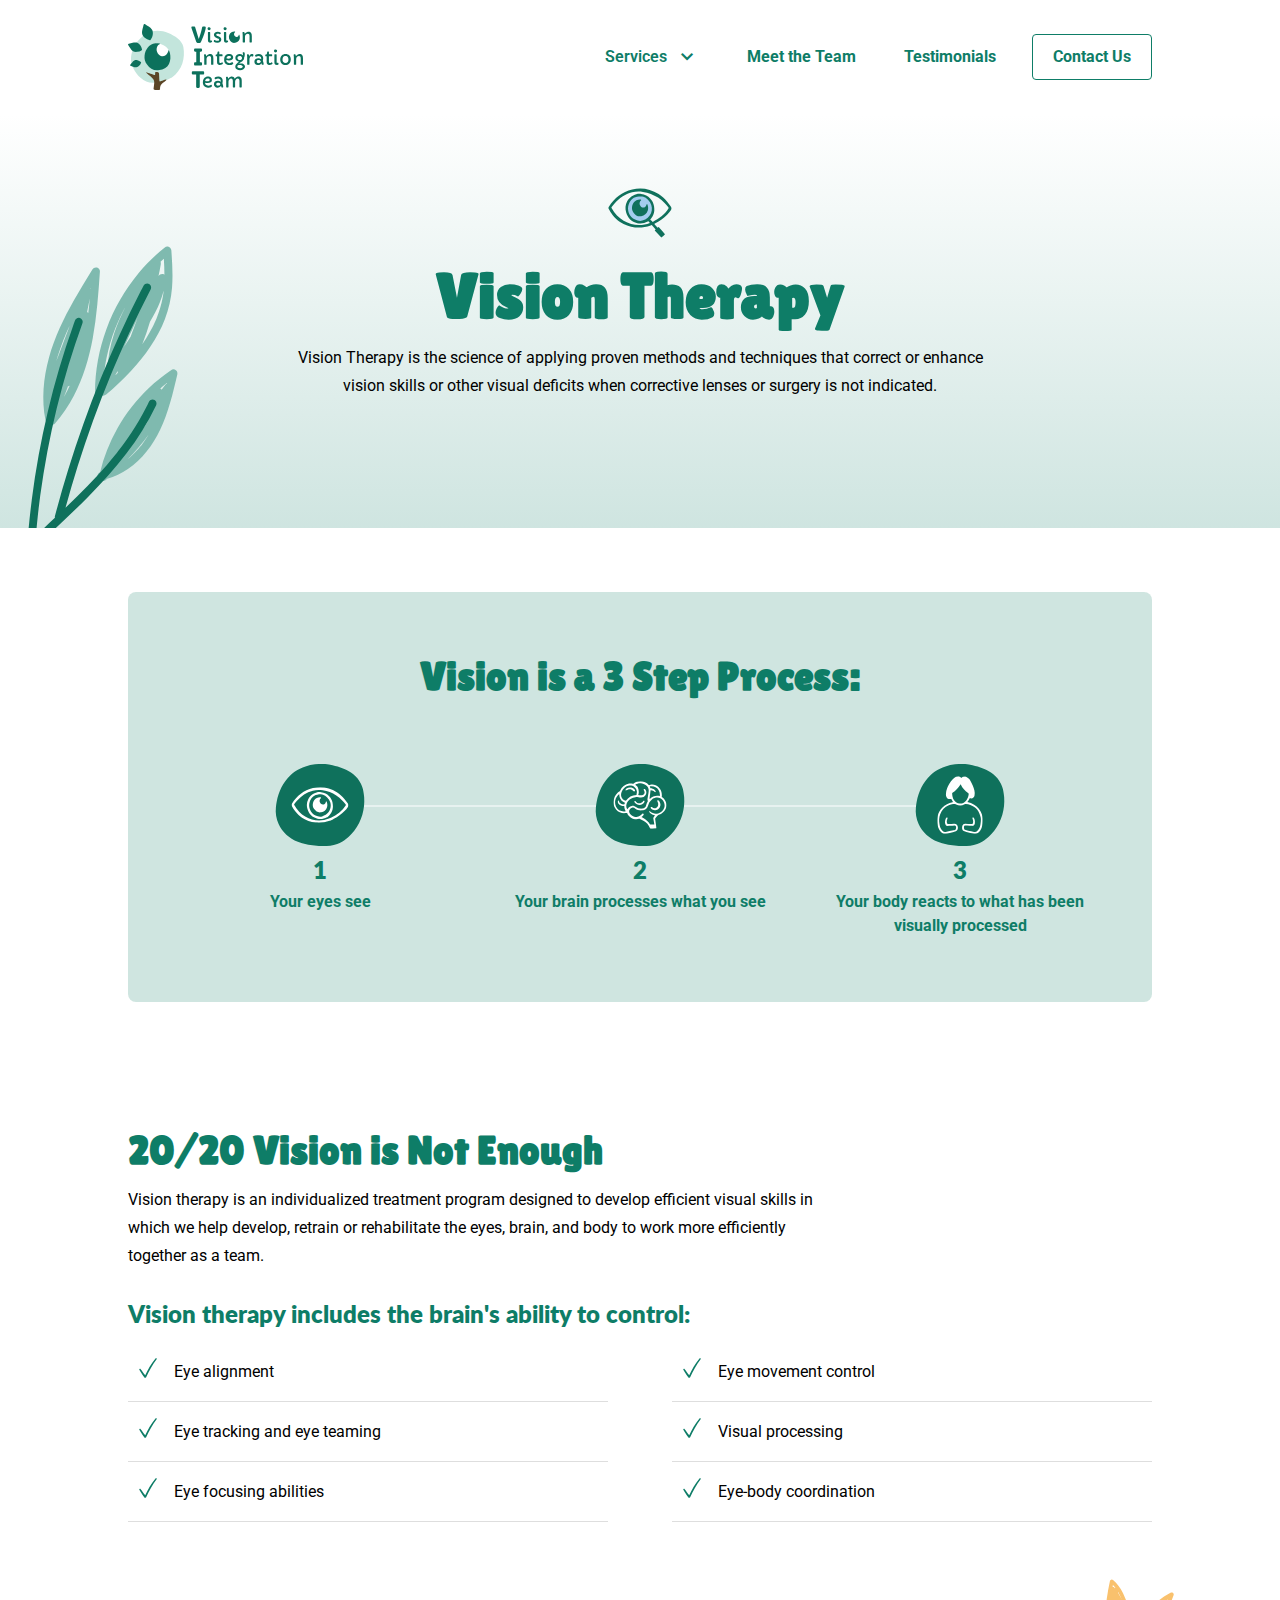
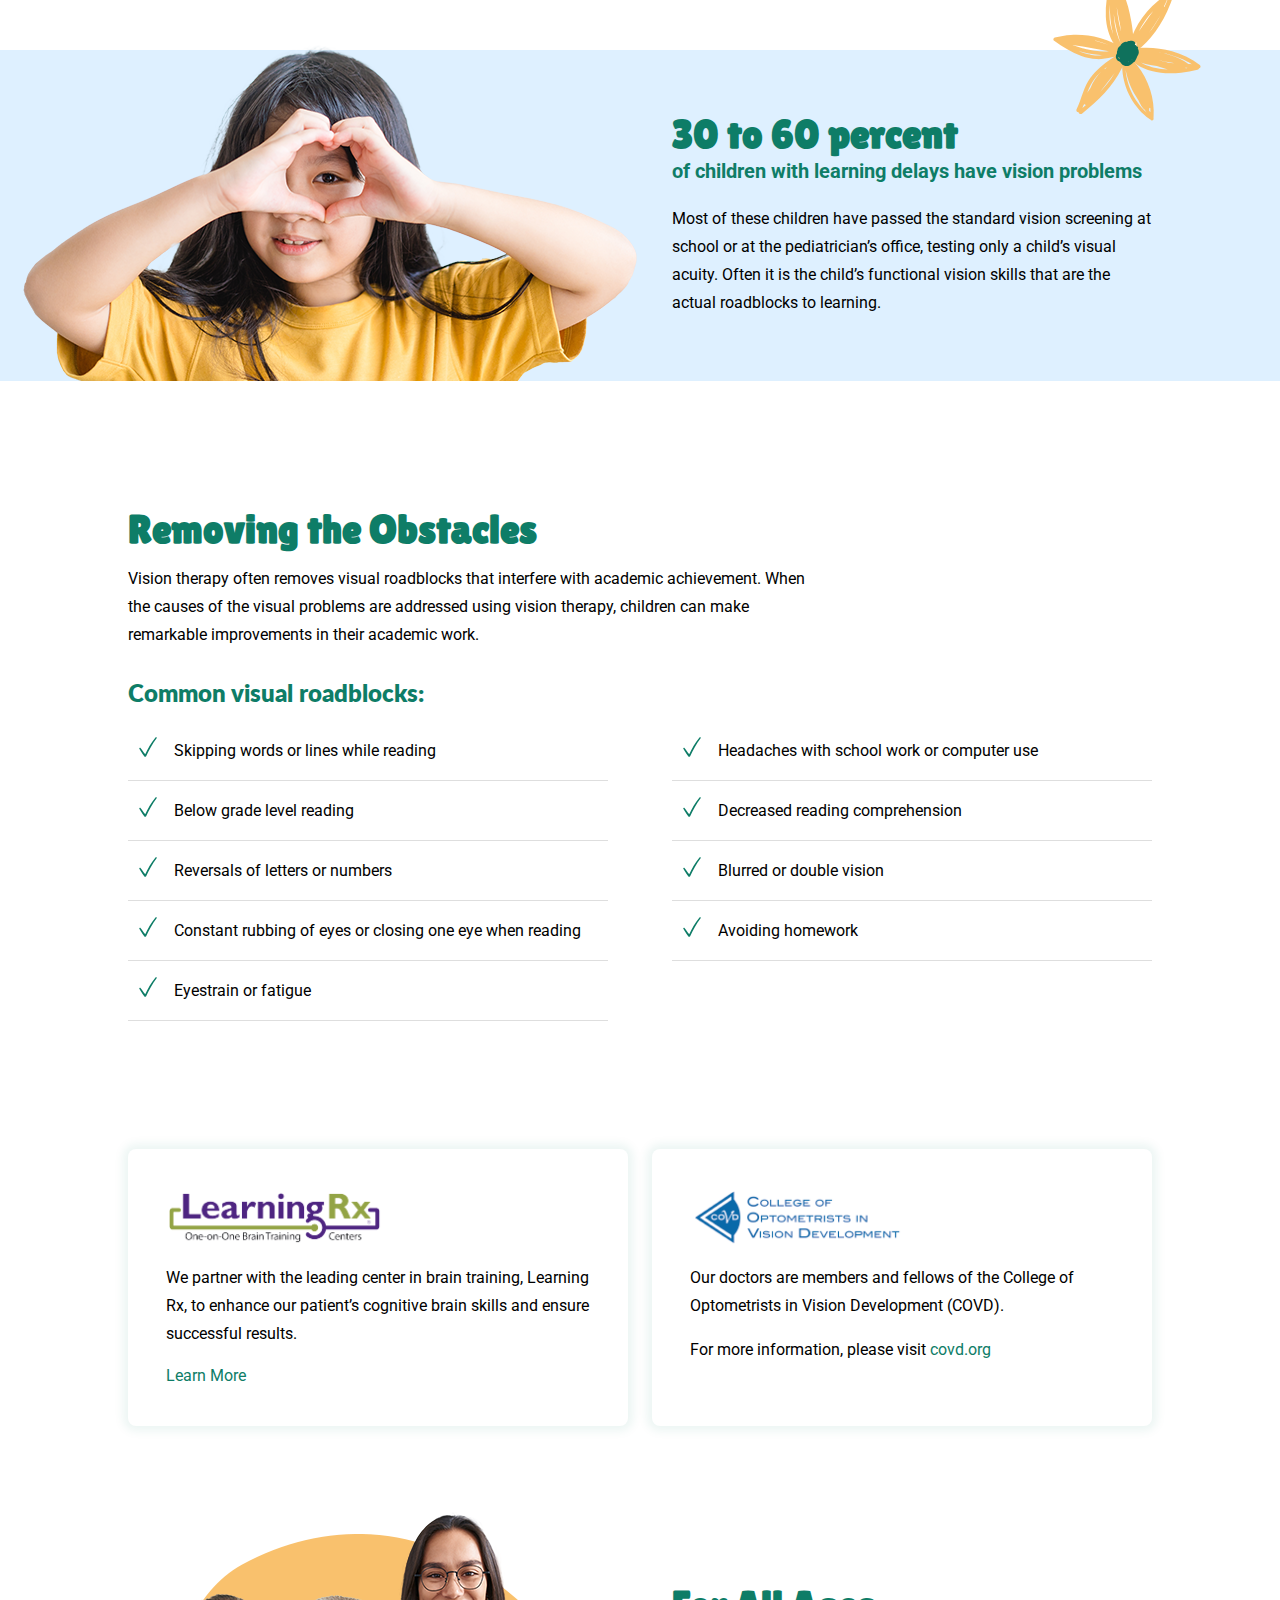
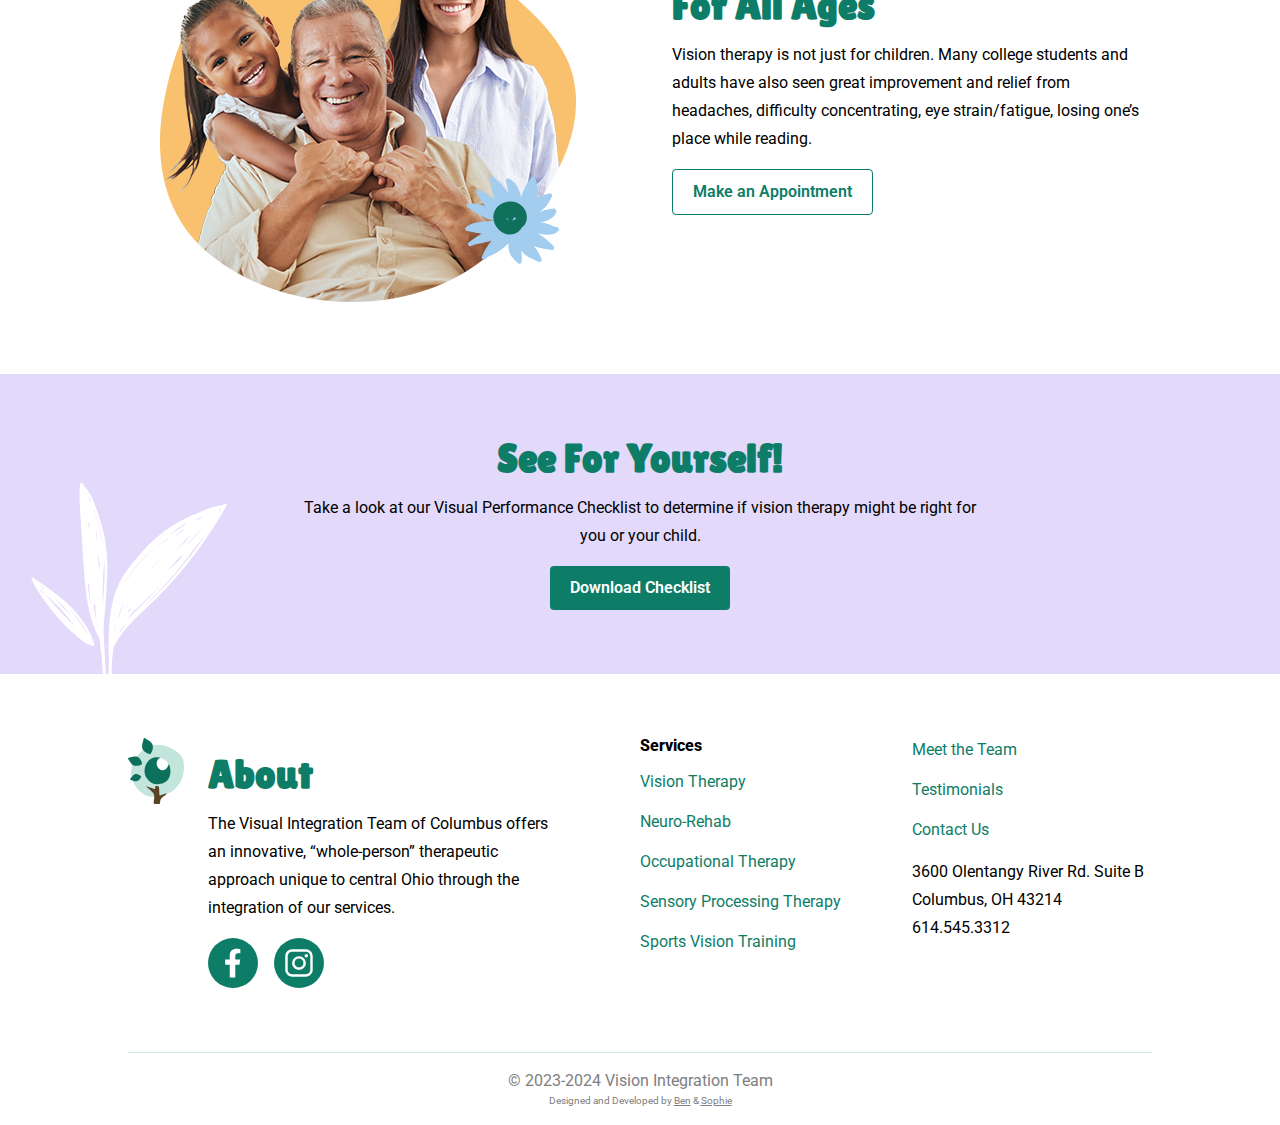
<file: vision-therapy.html>
<!DOCTYPE html>
<html lang="en">
<head>
    <meta charset="UTF-8">
    <meta http-equiv="X-UA-Compatible" content="IE=edge">
    <meta name="viewport" content="width=device-width, initial-scale=1.0">
    <link rel="stylesheet" type="text/css" href="styles/reset.css" />
    <link rel="stylesheet" type="text/css" href="styles/vit.css" />
    <link rel="stylesheet" type="text/css" href="styles/vision-therapy.css" />
    <link rel="apple-touch-icon" sizes="180x180" href="favicon/apple-touch-icon.png">
    <link rel="icon" type="image/png" sizes="32x32" href="favicon/favicon-32x32.png">
    <link rel="icon" type="image/png" sizes="16x16" href="favicon/favicon-16x16.png">
    <link rel="manifest" href="favicon/site.webmanifest">
    <link rel="preconnect" href="https://fonts.googleapis.com">
    <link rel="preconnect" href="https://fonts.gstatic.com" crossorigin>
    <link rel="preconnect" href="https://fonts.googleapis.com">
    <link rel="preconnect" href="https://fonts.gstatic.com" crossorigin>
    <link href="https://fonts.googleapis.com/css2?family=Lato:ital,wght@0,100;0,300;0,400;0,700;0,900;1,100;1,300;1,400;1,700;1,900&family=Lilita+One&family=Roboto:ital,wght@0,100;0,300;0,400;0,500;0,700;0,900;1,100;1,300;1,400;1,500;1,700;1,900&display=swap" rel="stylesheet">
    <link href="https://fonts.googleapis.com/css2?family=Material+Symbols+Outlined:wght@400" rel="stylesheet" />
    <title>Vision Therapy | Vision Integration Team</title>
    <meta name="description" content="Vision Therapy is the science of applying proven methods and techniques that correct or enhance vision skills or other visual deficits when corrective lenses or surgery is not indicated.">
</head>
<!-- Google tag (gtag.js) -->
<script async src="https://www.googletagmanager.com/gtag/js?id=G-2HHY9CGXM3"></script>
<script>
  window.dataLayer = window.dataLayer || [];
  function gtag(){dataLayer.push(arguments);}
  gtag('js', new Date());

  gtag('config', 'G-2HHY9CGXM3');
</script>
<body>
    <header>
        <div id="mobilenav-bk" onclick="toggleMobileNav()"></div>
        <div id="header-wrapper" class="wrapper">
            <a href="index.html"><img class="vit-logo-header" src="images/logos/vit-logo.svg" alt="Vision Integration Team" /></a>
            <nav id="mainnav" role="navigation">
                <button id="mobilenav-btn" class="btn icon" aria-expanded="false" aria-controls="mainnav-menu" onclick="toggleMobileNav()">
                    <span class="material-symbols-outlined">
                        menu
                    </span>
                </button>
                <div id="mainnav-menu">
                    <div id="mobilenav-header">
                        <a href="index.html"><img class="mobilenav-header-logo" src="images/logos/vit-logo.svg" alt="Vision Integration Team" /></a>
                        <button id="mobilenav-header-btn" class="btn icon" onclick="toggleMobileNav()">
                            <span class="material-symbols-outlined">
                                close
                            </span>
                        </button>
                    </div>
                    <ul id="mainnav-links">
                        <li id="services-target" class="mainnav-link">
                            <p>Services</p>
                            <span class="material-symbols-outlined">
                                expand_more
                            </span>
                            <ul id="services-dropdown">
                                <li><a class="service-link" href="vision-therapy.html">Vision Therapy</a></li>
                                <li><a class="service-link" href="neuro-rehab.html">Neuro-Rehab</a></li>
                                <li><a class="service-link" href="occupational-therapy.html">Occupational Therapy</a></li>
                                <li><a class="service-link" href="sensory-processing-therapy.html">Sensory Processing Therapy</a></li>
                                <li><a class="service-link" href="sports-vision-training.html">Sports Vision Training</a></li>
                            </ul>
                        </li>
                        <li><a class="btn text mainnav-link" href="meet-the-team.html">Meet the Team</a></li>
                        <li><a class="btn text mainnav-link" href="testimonials.html">Testimonials</a></li>
                        <div class="spacer"></div>
                        <li><a class="btn outline" href="contact.html">Contact Us</a></li>
                    </ul>
                </div>
            </nav>
        </div>
    </header>
    <main>
        <section class="service-hero gradient-bk plant-section green-plant-1">
            <div class="service-hero-content wrapper content-stack">
                <img class="service-hero-icon" src="images/icons/vision-therapy.svg" alt="Eye ball in the shape of a magnifying glass">
                <h1>Vision Therapy</h1>
                <p>Vision Therapy is the science of applying proven methods and techniques that correct or enhance vision skills or other visual deficits when corrective lenses or surgery is not indicated.</p>
            </div>
        </section>
        <section class="page-section">
            <div id="vision-process" class="wrapper green-bk">
                <h2>Vision is a 3 Step Process:</h2>
                <div id="through-line-wrapper">
                    <ol id="vision-process-steps">
                        <li>
                            <img src="images/icons/step-icon-1.svg" alt="Eye">
                            <h3>1</h3>
                            <p>Your eyes see</p>
                        </li>
                        <li>
                            <img src="images/icons/step-icon-2.svg" alt="Brain">
                            <h3>2</h3>
                            <p>Your brain processes what you see</p>
                        </li>
                        <li>
                            <img src="images/icons/step-icon-3.svg" alt="Body moving">
                            <h3>3</h3>
                            <p>Your body reacts to what has been visually processed</p>
                        </li>
                    </ol>
                    <div class="through-line"></div>
                </div>
            </div>
        </section>
        <section class="page-section wrapper content-stack stack-lg">
            <div class="content-stack txt-wrapper">
                <h2>20/20 Vision is Not Enough</h2>
                <p>Vision therapy is an individualized treatment program designed to develop efficient visual skills in which we help develop, retrain or rehabilitate the eyes, brain, and body to work more efficiently together as a team.</p>
            </div>
            <div class="content-stack">
                <h3>Vision therapy includes the brain's ability to control:</h3>
                <ul class="checklist">
                    <li>Eye alignment</li>
                    <li>Eye movement control</li>
                    <li>Eye tracking and eye teaming</li>
                    <li>Visual processing</li>
                    <li>Eye focusing abilities</li>
                    <li>Eye-body coordination</li>
                </ul>
            </div>
        </section>
        <section id="child-vision-section" class="blue-bk">
            <img id="heart-girl" src="images/vision-therapy/heart-girl@1x.png" srcset="images/vision-therapy/heart-girl@2x.png 2x" alt="Girl making a heart over her eye with her hands">
            <div id="child-vision" class="wrapper page-section">
                <div></div>
                <div class="content-stack">
                    <hgroup id="child-vision-heading">
                        <h2>30 to 60 percent</h2>
                        <p>of children with learning delays have vision problems</p>
                    </hgroup>
                    <p>Most of these children have passed the standard vision screening at school or at the pediatrician’s office, testing only a child’s visual acuity. Often it is the child’s functional vision skills that are the actual roadblocks to learning.</p>
                </div>
            </div>
            <img id="child-vision-flower" class="flower" src="images/flowers/flower-orange-1.svg" alt="" />
        </section>
        <section class="page-section-xl wrapper content-stack stack-lg">
            <div class="content-stack txt-wrapper">
                <h2>Removing the Obstacles</h2>
                <p>Vision therapy often removes visual roadblocks that interfere with academic achievement. When the causes of the visual problems are addressed using vision therapy, children can make remarkable improvements in their academic work.</p>
            </div>
            <div class="content-stack">
                <h3>Common visual roadblocks:</h3>
                <ul class="checklist">
                    <li>Skipping words or lines while reading</li>
                    <li>Headaches with school work or computer use</li>
                    <li>Below grade level reading</li>
                    <li>Decreased reading comprehension</li>
                    <li>Reversals of letters or numbers</li>
                    <li>Blurred or double vision</li>
                    <li>Constant rubbing of eyes or closing one eye when reading</li>
                    <li>Avoiding homework</li>
                    <li>Eyestrain or fatigue</li>
                </ul>
            </div>
        </section>
        <section id="vision-therapy-logos" class="logo-grid wrapper">
            <div class="logo-block content-stack">
                <img src="images/logos/learning-rx@1x.png" srcset="images/logos/learning-rx@1x.png 2x" alt="LearningRx">
                <p>We partner with the leading center in brain training, Learning Rx, to enhance our patient’s cognitive brain skills and ensure successful results.</p>
                <a href="https://www.learningrx.com/columbus-dublin/" target="_blank">Learn More</a>
            </div>
            <div class="logo-block content-stack">
                <img src="images/logos/covd@1x.png" srcset="images/logos/covd@1x.png 2x" alt="LearningRx">
                <p>Our doctors are members and fellows of the College of Optometrists in Vision Development (COVD).</p>
                <p>For more information, please visit <a href="https://www.covd.org/" target="_blank">covd.org</a></p>
            </div>
        </section>
        <section id="all-ages" class="wrapper">
            <div id="all-ages-wrapper">
                <img id="all-ages-img" src="images/vision-therapy/all-ages@1x.png" srcset="images/vision-therapy/all-ages@1x.png 2x" alt="A group of people; all ages">
                <img id="all-ages-flower" class="flower" src="images/flowers/flower-blue-3.svg" alt="" />
            </div>
            <div class="content-stack">
                <h2>For All Ages</h2>
                <p>Vision therapy is not just for children. Many college students and adults have also seen great improvement and relief from headaches, difficulty concentrating, eye strain/fatigue, losing one’s place while reading.</p>
                <div><a href="/contact.html" class="btn outline inline">Make an Appointment</a></div>
            </div>
        </section>
        <section class="page-section purple-bk plant-section white-plant-2">
            <div id="testimonial-section" class="wrapper content-stack">
                <h2 class="txt-centered">See For Yourself!</h2>
                <p class="txt-wrapper txt-centered">Take a look at our Visual Performance Checklist to determine if vision therapy might be right for you or your child.</p>
                <div class="txt-centered"><a class="btn inline" href="checklists/vit-permorance-checklist.pdf" target="_blank">Download Checklist</a></div>
            </div>
        </section>
    </main>
    <footer class="wrapper">
        <div class="footer-grid">
            <article class="footer-about">
                <a href="index.html"><img class="vit-icon-footer" src="images/logos/vit-icon.svg" alt="Vision Integration Team" /></a>
                <div class="footer-about-content content-stack">
                    <h2>About</h2>
                    <p>The Visual Integration Team of Columbus offers an innovative, “whole-person” therapeutic approach unique to central Ohio through the integration of our services.</p>
                    <div class="footer-social">
                        <a class="social-link" href="https://facebook.com/VisionIntegrationTeam"><img src="images/icons/FB.svg" alt="Facebook" /></a>
                        <a class="social-link" href="https://www.instagram.com/visionintegrationteam/?igshid=OGQ5ZDc2ODk2ZA=="><img src="images/icons/IG.svg" alt="Instagram" /></a>
                    </div>
                </div>
            </article>
            <article class="footer-services content-stack">
                <h3>Services</h3>
                <nav>
                    <ul class="content-stack">
                        <li><a href="vision-therapy.html">Vision Therapy</a></li>
                        <li><a href="neuro-rehab.html">Neuro-Rehab</a></li>
                        <li><a href="occupational-therapy.html">Occupational Therapy</a></li>
                        <li><a href="sensory-processing-therapy.html">Sensory Processing Therapy</a></li>
                        <li><a href="sports-vision-training.html">Sports Vision Training</a></li>
                    </ul>
                </nav>
            </article>
            <nav>
                <ul class="content-stack">
                    <li><a href="meet-the-team.html">Meet the Team</a></li>
                    <li><a href="testimonials.html">Testimonials</a></li>
                    <li class="content-stack">
                        <a href="contact.html">Contact Us</a>
                        <div>
                            <p>3600 Olentangy River Rd. Suite B</p>
                            <p>Columbus, OH 43214</p>
                            <p>614.545.3312</p>
                        </div>
                    </li>
                </ul>
            </nav>
        </div>
        <div class="footnotes">
            <p class="copyright">© 2023-2024 Vision Integration Team</p>
            <p class="acknowledgment">Designed and Developed by <a href="https://benterry.dev" target="_blank">Ben</a> & <a href="https://svakalis.design" target="_blank">Sophie</a></p>
        </div>
    </footer>
    <script src="scripts/vit.js"></script>
</body>
</html>
</file>
<file: styles/vit.css>
:root {
    --primary: #0E7D67;
    --primary-40: hsl(168, 80%, 27%, .4);
    --primary-30: hsl(168, 80%, 27%, .3);
    --primary-20: hsl(168, 80%, 27%, .2);
    --primary-10: hsl(168, 80%, 27%, .1);

    --primary-vivid: #00a484;

    --blue: #DEF0FF;

    --purple: #E2D9FB;

    --gray-light: #DEDEDE;
    --gray-medium: #c3c3c3;
    --gray-text: #7e7e7e;

    --section-padding: clamp(16px, 10vw, 64px);
    --section-padding-xl: clamp(16px, 10vw, 128px);

    --error: rgb(241, 36, 0);
    --error-10: rgba(241, 36, 0, 0.1);
}

body {
    position: relative;
    font-family: 'Roboto', sans-serif;
}

h1, h2, h3, h4 {
    line-height: 1;
    color: var(--primary);
}

h1, h2, h3 {
    font-family: 'Lilita One', cursive;
}

h1 {
    font-size: 3rem;
}

h2 {
    font-size: 1.5rem;
}

h3 {
    font-family: 'Lato', sans-serif;
    font-size: 1.25rem;
    font-weight: 800;
}

h4 {
    font-family: 'Lato', sans-serif;
    font-size: 1.15rem;
    font-weight: 700;
}

@media screen and (min-width: 600px) {
    h1 {
        font-size: 4rem;
    }
    
    h2 {
        font-size: 2.5rem;
    }
    
    h3 {
        font-size: 1.5rem;
    }
    
    h4 {
        font-size: 1.25rem;
    }
}

p, button, a {
    
}

a {
    text-decoration: none;
    color: var(--primary);
}

/* ============================ */
/* BUTTON */
/* ============================ */

.btn {
    display: flex;
    align-items: center;
    justify-content: center;

    background-color: var(--primary);
    color: white;
    border: none;
    padding: .625rem 1.25rem;
    font-weight: 600;
    border-radius: 4px;
    cursor: pointer;

    /* link specific */
    text-decoration: none;
}

.btn:hover {
    background-color: var(--primary-vivid);
}

.btn.inline {
    display: inline-flex;
}

.btn.outline {
    background-color: transparent;
    color: var(--primary);
    border: 1px solid var(--primary);
}

.btn.text {
    background-color: transparent;
    color: var(--primary);
}

.btn.icon {
    padding: 0;
    width: 40px;
    height: 40px;
    border-radius: 50%;
}

.btn.text:hover, .btn.outline:hover {
    background-color: var(--primary-10);
}

/* ============================ */
/* LAYOUT */
/* ============================ */

.wrapper {
    width: 80%;
    max-width: 1200px;
    margin: 0 auto;
    position: relative;
}

.content-stack {
    display: grid;
    gap: 16px;
    align-content: start;
}

.content-stack.stack-lg {
    gap: 32px;
}

.content-stack.stack-section {
    gap: var(--section-padding);
}

.content-stack p {
    line-height: 1.75;
}

.page-section {
    position: relative;
    padding-block: var(--section-padding);
}

.page-section-xl {
    position: relative;
    padding-block: var(--section-padding-xl);
}

.col-2 {
    display: grid;
    grid-template-columns: 1fr 1fr;
    gap: 2rem;
    align-items: center;
}

.spacer {
    flex-grow: 1;
}

.read-more.hide {
    display: none;
}

.read-more-btn {
    margin-left: -16px;
}

/* ============================ */
/* BACKGROUNDS */
/* ============================ */

.gradient-bk {
    background: linear-gradient(white, var(--primary-20));
}

.blue-bk {
    background: var(--blue);
}

.purple-bk {
    background: var(--purple);
}

.green-bk {
    background: var(--primary-20);
}

/* ============================ */
/* TEXT */
/* ============================ */

.txt-wrapper {
    max-width: 700px;
}

.txt-centered {
    text-align: center;
    align-items: center;
    justify-items: center;
}

.txt-highlight {
    color: var(--primary);
}

/* ============================ */
/* LISTS */
/* ============================ */

ul, ol {
    list-style-type: none;
    margin: 0;
    padding: 0;
}

.checklist {
    display: grid;
    grid-template-columns: 1fr;
    gap: 0 var(--section-padding);
}

@media screen and (min-width: 600px) {
    .checklist {
        grid-template-columns: repeat(auto-fill, minmax(400px, 1fr));
    }
}

.checklist li {
    display: flex;
    align-items: center;
    gap: 6px;
    position: relative;
    list-style: none;
    padding-block: 1rem;
    border-bottom: 1px solid var(--gray-light);
}

.checklist li::before {
    content: url("../images/icons/checkmark.svg");
}

/* ============================ */
/* PLANTS */
/* ============================ */

.plant-section {
    position: relative;
    overflow: hidden;
}

.plant-section > * {
    position: relative;
    z-index: 1;
}

.plant-section::before {
    width: 200px;
    position: absolute;
    bottom: -16px;
    left: max(calc(10% - 100px), calc((40% - 600px) + 10% - 100px));
    z-index: 0;
}

@media screen and (max-width: 1000px) {
    .plant-section::before {
        opacity: .5;
    }
}

.plant-section.white-plant-1::before {
    content: url("../images/plants/white-plant-1.svg");
}

.plant-section.white-plant-2::before {
    content: url("../images/plants/white-plant-2.svg");
}

.plant-section.white-plant-5::before {
    width: 230px;
    content: url("../images/plants/white-plant-5.svg");
}

.plant-section.green-plant-1::before {
    width: 150px;
    bottom: -8px;
    content: url("../images/plants/green-plant-1.svg");
}

.plant-section.green-plant-2::before {
    width: 150px;
    bottom: -8px;
    content: url("../images/plants/green-plant-2.svg");
}

.plant-section.green-plant-3::before {
    width: 200px;
    content: url("../images/plants/green-plant-3.svg");
}

.plant-section.green-plant-4::before {
    width: 250px;
    content: url("../images/plants/green-plant-4.svg");
}

.plant-section.green-plant-5::before {
    width: 200px;
    content: url("../images/plants/green-plant-5.svg");
}

.fern-sun {
    position: relative;
}

.fern-sun::after {
    content: url("../images/plants/fern-sun.svg");
    position: absolute;
    top: 100px;
    right: calc((40% - 600px) + 10%);
    width: 372px;
}

@media screen and (max-width: 1280px) {
    .fern-sun::after {
        display: none;
    }
}

/* ============================ */
/* FLOWERS */
/* ============================ */

.flower {
    position: absolute;
}

#hero-img-flower-1 {
    width: 75px;
    position: absolute;
    top: 70%;
    left: -100px;
}

#hero-img-flower-2 {
    width: clamp(100px, 20vw, 200px);
    position: absolute;
    top: clamp(-50px, -10vw, -100px);
    right: max(calc(10% - 50px), calc((40% - 600px) + 10%))
}

#team-flower {
    width: 100px;
    top: calc(-50px - 64px);
    right: 100%;
}

#child-vision-flower {
    width: clamp(75px, 20vw, 150px);
    position: absolute;
    top: clamp(-75px, -10vw, -25px);
    right: max(calc(10% - 50px), calc((40% - 600px) + 10%));
}

#all-ages-flower {
    width: clamp(75px, 20%, 120px);
    position: absolute;
    bottom: max(10%, 16px);
    right: max(10%, 16px);
}

#contact-us-flower-1 {
    width: 64px;
    position: absolute;
    top: -32px;
    left: max(calc(15% - 32px), calc((40% - 600px) + 15%));
}

#contact-us-flower-2 {
    width: 100px;
    position: absolute;
    top: -50px;
    left: max(calc(10% - 32px), calc((40% - 600px) + 10%));
}

#svt-graphics-flower {
    width: 150px;
    position: absolute;
    top: -75px;
    right: max(calc(10% - 32px), calc((40% - 600px) + 10%));
}

#curtis-flower {
    width: clamp(30px, 20%, 120px);
    position: absolute;
    top: max(20%, 16px);
    right: max(10%, 16px);
}

@media screen and (max-width: 1399px) {
    #team-flower {
        left: 0;
    }
}

@media screen and (max-width: 799px) {
    #svt-graphics-flower {
        width: 100px;
        top: -50px;
    }
}

@media screen and (max-width: 599px) {
    #team-flower {
        width: 70px;
        top: calc(-50px - 16px);
    }
    #child-vision-flower {
        right: 16px;
    }
    #contact-us-flower-2 {
        width: 50px;
        position: absolute;
        top: -25px;
        left: 10%;
    }
}

/* ============================ */
/* NAV */
/* ============================ */

header {
    padding-block: 1.5rem;
    background-color: white;
    transition: all .5s;
}

header.detached {
    position: fixed;
    top: 0;
    width: 100%;
    z-index: 200;
    box-shadow: 0 2px 5px 2px rgba(14, 125, 103, 0.08);
    padding-block: 1rem;
}

header.detached .vit-logo-header {
    width: 100px;
}

#header-wrapper {
    display: flex;
    align-items: center;
    justify-content: space-between;
}

#mainnav-menu {
    display: flex;
    flex-direction: column;
    position: fixed;
    width: 80%;
    top: 0;
    right: -80%;
    bottom: 0;
    background-color: white;
    z-index: 999;
    padding: 16px;
    padding-top: 0;
    transition: .5s all;
    overflow-y: auto;
    visibility: hidden;
}

#mainnav-menu.show {
    right: 0;
    visibility: visible;
}

#mobilenav-header {
    display: flex;
    align-items: center;
    justify-content: space-between;
    padding: 1.25rem;
    padding-top: 1.5rem;
}

#mainnav-links {
    display: flex;
    flex-direction: column;
    flex-grow: 1;
}

#mobilenav-bk {
    position: fixed;
    top: 0;
    right: 0;
    bottom: 0;
    left: 0;
    background-color: rgba(0, 0, 0, 0.5);
    z-index: 300;
    opacity: 0;
    visibility: hidden;
    transition: all .5s;
}

@media screen and (max-width: 899px) {
    #mobilenav-bk.show {
        visibility: visible;
        opacity: 1;
    }
}

#mainnav-links a {
    font-weight: 700;
}

@media screen and (max-width: 899px) {
    #mainnav-links a:not(.outline) {
        justify-content: start;
        padding-block: 16px;
    }
    #mainnav-links a {
        padding-block: 16px;
    }
}

#services-target {
    cursor: default;
    position: relative;
    display: block;
    padding: 0 1.25rem;
    font-weight: 600;
    color: var(--primary);
}

#services-target p {
    padding: 8px 0;
}

#services-target span {
    display: none;
    margin-left: 8px;
}

#services-dropdown li {
    display: block;
}

#services-dropdown li:not(:last-child) {
    border-bottom: 1px solid var(--primary-10);
}

.service-link {
    display: block;
    padding: 16px 16px 16px 32px;
    width: 100%;
}

@media screen and (min-width: 975px) {
    #mobilenav-btn {
        display: none;
    }
    #mobilenav-bk {
        display: none;
    }
    #mobilenav-header {
        display: none;
    }
    #mainnav-menu {
        position: static;
        width: auto;
        background: transparent;
        padding: 0;
        overflow-y: visible;
        visibility: visible;
    }
    #mainnav-links {
        flex-direction: row;
        align-items: center;
        gap: 8px;
    }
    #services-target {
        display: flex;
        padding: .625rem 1.25rem;
    }
    #services-target span {
        display: inline;
    }
    #services-target p {
        padding: 0;
    }
    #services-dropdown {
        display: none;
        position: absolute;
        top: 100%;
        left: -16px;
        background-color: white;
        z-index: 100;
        padding-block: 8px;
        border-radius: 8px;
        min-width: 250px;
        border: 1px solid var(--primary-10);
    }
    .service-link {
        padding: 8px 16px;
    }
    .service-link:hover {
        background-color: var(--primary-10);
    }
    #services-target:hover #services-dropdown {
        display: block;
    }
}

.vit-logo-header, .mobilenav-header-logo {
    transition: all .3s;
    width: 175px;
}

/* ============================ */
/* FOOTER */
/* ============================ */

.footer-grid {
    display: grid;
    gap: 32px;
    padding-block: var(--section-padding);
}

.footer-about {
    display: flex;
    flex-direction: column;
    gap: 24px;
}

@media screen and (min-width: 960px) {
    .footer-grid {
        grid-template-columns: 2fr 1fr 1fr;
    }
    .footer-about {
        flex-direction: row;
        padding-right: 48px;
    }
    .footer-about-content {
        padding-top: 16px;
    }
    .footer-about > a {
        width: 56px;
        flex-shrink: 0;
    }
}

.footer-social {
    display: flex;
    gap: 16px;
}

.social-link {
    width: 50px;
    height: 50px;
    background-color: var(--primary);
    border-radius: 50%;
    display: flex;
    align-items: center;
    justify-content: center;
}

.social-link:hover {
    background-color: var(--primary-vivid);
}

.footer-services h3 {
    font-family: 'Roboto', sans-serif;
    color: black;
    font-size: 1rem;
}

@media screen and (max-width: 959px) {
    .footer-services a {
        padding-left: 24px;
    }
}

.footnotes {
    color: var(--gray-text);
    padding-block: 16px;
    text-align: center;
    border-top: 1px solid var(--primary-20);
}

.acknowledgment {
    font-size: .65rem;
}

.acknowledgment a {
    color: var(--gray-text);
    text-decoration: underline;

}

.vit-icon-footer {
    width: 56px;
}

/* ============================ */
/* CTA SECTIONS */
/* ============================ */

#testimonial-section, #contact-us-section {
    justify-content: center;
}

.testimonial-quote {
    margin: 0 auto;
    display: inline-block;
    width: 60px;
}

/* ============================ */
/* LOGO GRIDS */
/* ============================ */

.logo-grid {
    display: grid;
    gap: 24px;
}

.logo-block {
    border-radius: 8px;
    padding: clamp(24px, 3vw, 48px);
    box-shadow: 0 0 10px 5px rgba(14, 125, 103, 0.08);
}

.logo-block img {
    height: 60px;
}

@media screen and (min-width: 800px) {
    .logo-grid {
        grid-template-columns: repeat(2, 1fr);
    }
}

/* ============================ */
/* SERVICE PAGES */
/* ============================ */

.service-hero {
    padding-bottom: var(--section-padding);
}

.service-hero-content {
    max-width: 700px;
    padding-block: var(--section-padding);
}

.service-hero-content > * {
    margin: 0 auto;
    text-align: center;
}

.service-hero-icon {
    width: 70px;
}
</file>
<file: styles/home.css>
#hero {
    overflow: hidden;
}

.hero-grid {
    display: grid;
    
    align-items: center;
    gap: 32px;

    padding-top: var(--section-padding);
}

.hero-content {
    padding-bottom: var(--section-padding);
}

.hero-content p {
    font-size: 1.2rem;
}

#hero-content-btn {
    margin-top: 8px;
}

.hero-img-wrapper {
    position: relative;
}

.hero-img {
    display: none;
    position: absolute;
    bottom: 0;
    left: -96px;
    max-width: 700px;
}

@media screen and (min-width: 750px) {
    .hero-content p {
        padding-right: 64px;
    }
    .hero-img {
        display: block;
    }
    .hero-grid {
        grid-template-columns: 50% 1fr;
    }
    .hero-img-wrapper {
        display: flex;
        justify-content: center;
        position: relative;
        height: 100%;
        min-height: 500px;
        width: 100%;
    }
    #hero-img-flower-2 {
        top: clamp(-110px, calc((-20vw / 2 - 10px)), -50px);
        right: 15%;
    }
}

@media screen and (min-width: 1080px) {
    .hero-img {
        left: auto;
    }
    #hero-img-flower-1 {
        left: calc(-30px - ((700px - 100%) / 2));
    }
}

.services-section {
    display: grid;
    gap: var(--section-padding);
    align-items: start;
}

@media screen and (min-width: 1020px) {
    .services-section {
        grid-template-columns: 1fr 1.5fr;
    }
}

.services-section {
    position: relative;
}

.services-grid {
    display: grid;
    gap: 24px;
}

@media screen and (min-width: 700px) {
    .services-grid {
        grid-template-columns: 1fr 1fr;
    }
}

.service-card {
    display: flex;
    align-items: center;
    gap: 16px;
    width: 100%;
    height: 100%;
    box-shadow: 0 0 10px 5px rgba(14, 125, 103, 0.08);
    padding: 16px 20px;
    font-weight: 700;
    border-radius: 4px;
    transition: all .25s;
}

.service-card:hover {
    box-shadow: 0 0 15px 5px rgba(14, 125, 103, 0.15);
    transform: scale(1.05);
}

.service-card img {
    width: 50px;
    transition: all .1s;
}

.service-card:hover img {
    transform: scale(1.15);
}

.team-grid {
    display: grid;
    gap: var(--section-padding);
    align-items: center;
}

@media screen and (min-width: 860px) {
    .team-grid {
        grid-template-columns: 1.5fr 1fr;
    }
}

@media screen and (min-width: 1040px) {
    .team-grid {
        grid-template-columns: 445px 1fr;
    }
}

.team-image {
    width: 100%;
    max-width: 445px;
}

#vision-therapy {
    position: relative;
    overflow: hidden;
}

#vision-therapy h3 {
    font-family: 'Lilita One', cursive;
    color: black;
    background-color: var(--primary-10);
    padding: 16px 24px;
}

#vision-therapy h3 strong {
    color: var(--primary);
    text-transform: uppercase;
}

#testimonial-section, #contact-us-section {
    justify-content: center;
}

.testimonial-quote {
    margin: 0 auto;
    display: inline-block;
    width: 60px;
}
</file>
<file: styles/contact.css>
#contact-info {
    display: grid;
    gap: var(--section-padding);
    padding-bottom: 0px;
}

#contact-info h1 {
    font-size: 2.5rem;
}

#contact-info h2 {
    font-size: 1rem;
    margin-bottom: .75rem;
    font-family: 'Lato', sans-serif;
    font-size: 1.25rem;
    font-weight: 700;
}

.address-grid {
    display: grid;
    gap: 16px;
}

.contact-info-img-wrapper{
    text-align: center;
}

.contact-info-img {
    display: none;
    width: 100%;
    max-width: 600px;
    margin-left: -24px;
}

@media screen and (min-width: 1000px) {
    #contact-info {
        grid-template-columns: repeat(2, 1fr);
    }
    .contact-info-img {
        display: block;
    }
}

@media screen and (min-width: 600px) {
    .address-grid {
        grid-template-columns: repeat(2, 1fr);
    }
}

#contact-form {
    background-color: white;
    border-radius: 8px;
    padding: 24px;
    box-shadow: 0 2px 5px 2px rgba(14, 125, 103, 0.08);

    display: grid;
    gap: 24px;
}

.form-grid {
    display: grid;
    gap: 16px;
}

.main-label {
    display: block;
    color: var(--primary);
    font-weight: 700;
}

.text-input, .textarea-input {
    padding: 8px 12px;
    border: 1px solid var(--gray-light);
    border-radius: 4px;
}

.text-input::placeholder, .textarea-input::placeholder {
    color: var(--gray-medium);
}


.form-group {
    display: grid;
    gap: 8px;
    align-content: start;
}

.form-group.hidden {
    display: none;
}

fieldset.form-group {
    margin: 0;
    padding: 0;
    border: none;
}

fieldset.form-group legend {
    margin-bottom: 8px;
}

.radio-group {
    display: flex;
    gap: 24px;
}

#concern-group {
    height: 100%;
    display: flex;
    flex-direction: column;
    gap: 8px;
}

#concern {
    flex-grow: 1;
    min-height: 100px;
}

@media screen and (min-width: 850px) {
    #contact-form {
        padding: var(--section-padding);
    }
    .form-grid {
        grid-template-columns: repeat(2, 1fr);
        gap: 32px;
    }

}

.result-message {
    display: flex;
    flex-direction: column;
    gap: 8px;
    padding: 16px;
    border-radius: 8px;
    line-height: 1;
}

.result-message.hidden {
    display: none;
}

#success {
    border: 1px solid var(--primary-vivid);
    background-color: var(--primary-10);
}

#error {
    border: 1px solid var(--error);
    background-color: var(--error-10);
}

#error h3 {
    color: var(--error);
}
</file>
<file: styles/meet-the-team.css>
.mtt-intro-text {
    margin: 0 auto;
}

.meet-doctor {
    display: flex;
    flex-direction: column;
    gap: 16px;
}

.meet-doctor-img-wrapper {
    position: relative;
    width: 100%;
    max-width: 400px;
    flex-shrink: 0;
}

.meet-doctor-img {
    width: 100%;
}

@media screen and (min-width: 1100px) {
    .meet-doctor {
        flex-direction: row;
        gap: var(--section-padding);
        align-items: center;
    }
    .meet-jake {
        flex-direction: row-reverse;
    }
}

#team-list {
    padding-top: 0;
}

.team-member {
    display: flex;
    flex-direction: column;
    gap: 16px;
}

.team-member-img {
    width: 150px;
    border-radius: 4px;
}

.team-member:not(:last-of-type) .team-member-content {
    border-bottom: 1px solid var(--gray-light);
    padding-bottom: 48px;
}

.team-member:not(:first-of-type) {
    padding-top: 48px;
}

@media screen and (min-width: 900px) {
    .team-member {
        flex-direction: row;
        gap: 48px;
        align-items: start;
    }
}
</file>
<file: styles/testimonials.css>
.testimonial-header-stars {
    width: 300px;
}

.written-by {
    color: var(--gray-text);
}

.testimonial-header-quote {
    font-size: 1.35rem;
    font-weight: 600;
    color: var(--primary);
}

#testimonial-list {
    display: grid;
    gap: 16px;
}

.testimonial {
    background: white;
    border-radius: 8px;
    box-shadow: 0 0 10px 5px rgba(14, 125, 103, 0.08);
    padding: 24px;
}

.testimonial-top {
    display: flex;
    justify-content: space-between;
    flex-direction: column;
}

.testimonial-heading {
    font-family: 'Lato', sans-serif;
    font-size: 1.25rem;
    font-weight: 700;
    margin-bottom: 8px;
    line-height: 1.5;
}

.testimonial-rating {
    display: none;
    width: 200px;
    opacity: .7;
}

.testimonial-content {
    position: relative;
}

.testimonial .read-more.hide {
    display: grid;
    height: 295px;
    overflow: hidden;
}

.testimonial .read-more.hide::after {
    content: "";
    height: 64px;
    position: absolute;
    background: linear-gradient(rgba(255, 255, 255, 0), white);
    bottom: 0;
    left: 0;
    right: 0;
}

@media screen and (min-width: 1000px) {
    
}

@media screen and (min-width: 900px) {
    .testimonial-top {
        flex-direction: row;
        gap: 24px;
        align-items: center;
    }
    .testimonial-rating {
        display: block;
    }
    .testimonial .read-more.hide {
        height: 115px;
    }
}
</file>
<file: styles/neuro-rehab.css>
.nr-info-grid {
    display: grid;
    gap: var(--section-padding);
}

#nr-main-img {
    width: 420px;
}

@media screen and (min-width: 1000px) {
    .nr-info-grid {
        grid-template-columns: 1fr 1fr;
        align-items: center;
    }
    #nr-main-img {
        margin: 0 auto;
    }
}

#neuro-rehab-logos {
    margin-bottom: var(--section-padding);
}
</file>
<file: styles/occupational-therapy.css>
.our-experts-grid {
    display: grid;
    gap: var(--section-padding);
    align-items: center;
}

#our-experts-main-img {
    width: 420px;
    margin: 0 auto;
}

@media screen and (min-width: 1000px) {
    .our-experts-grid {
        grid-template-columns: 1fr 1fr;
    }
}

#ot-contact-section {
    margin-top: var(--section-padding);
}

/* override fern size */
#all-ages::after {
    width: 285px;
}
</file>
<file: styles/sensory-processing-therapy.css>
.sp-grid {
    display: grid;
    gap: var(--section-padding);
}

@media screen and (min-width: 900px) {
    .sp-grid {
        grid-template-columns: repeat(2, 1fr);
    }
}

#mother-kid-wrapper {
    width: 100%;
    max-width: 500px;
    margin: 0 auto;
}

#mother-kid {
    width: 100%;
}

@media screen and (max-width: 899px) {
    #mother-kid-wrapper {
        display: none;
    }
}

#sp-logos {
    padding-top: 0;
}
</file>
<file: styles/sports-vision-training.css>
.svt-intro-grid {
    display: grid;
    gap: var(--section-padding);
    align-items: center;
}

#svt-intro-main-img {
    width: 500px;
    margin: 0 auto;
}

@media screen and (min-width: 1000px) {
    .svt-intro-grid {
        grid-template-columns: 1fr 1fr;
    }
}

#svt-helps-grid {
    display: grid;
    gap: 16px;
}

.svt-helps-item {
    display: grid;
    gap: 16px;
    padding: 24px;
    border-radius: 8px;
    box-shadow: 0 0 10px 5px rgba(14, 125, 103, 0.08);
    align-content: start;
}

@media screen and (min-width: 800px) {
    #svt-helps-grid {
        grid-template-columns: repeat(2, 1fr);
    }
    .svt-helps-item {
        min-height: 184px;
    }
}

#svt-graphics {
    display: none;
    position: relative;
    margin-block: var(--section-padding);
    padding: var(--section-padding);
    border-radius: 8px;
}

.svt-graphic-grid {
    display: flex;
    flex-direction: column;
    gap: 16px;
}

.svt-graphic-img {
    width: 100%;
    max-width: 600px;
    margin: 0 auto;
    object-fit: contain;
}

.svt-graphics-rule {
    height: 1px;
    background-color: white;
    margin-block: var(--section-padding);
}

@media screen and (min-width: 600px) {
    #svt-graphics {
        display: block;
    }
}

@media screen and (min-width: 900px) {
    .svt-graphic-grid {
        gap: 24px;
     }
    .graphic-grid-1 {
        flex-direction: row;
    }
    .graphic-grid-2 {
        flex-direction: row-reverse;
    }
    .svt-graphic-img {
        width: 60%;
    }
}
</file>
<file: styles/vision-therapy.css>
#vision-process {
    padding: 24px;
    border-radius: 8px;
}

#vision-process h2 {
    text-align: center;
    margin-bottom: var(--section-padding);
}

#vision-process-steps {
    position: relative;
    display: grid;
    gap: var(--section-padding);
    z-index: 2;
}

#vision-process-steps li {
    display: flex;
    gap: 16px;
    align-items: center;
}

#vision-process-steps h3 {
    margin-block: 8px;
}

#vision-process-steps p {
    color: var(--primary);
    font-weight: 700;
}

#vision-process-steps img {
    width: 90px;
}

#child-vision-section {
    position: relative;
    margin-top: var(--section-padding);
}

#through-line-wrapper {
    position: relative;
}

.through-line {
    position: absolute;
    border-radius: 1px;
    background-color: white;
    opacity: .5;
    z-index: 1;

    top: 45px;
    left: 45px;
    bottom: 45px;
    width: 2px;
}

@media screen and (min-width: 600px) {
    #vision-process {
        padding: var(--section-padding);
    }
}

@media screen and (min-width: 1000px) {
    #vision-process-steps {
        grid-template-columns: repeat(3, 1fr);
    }
    #vision-process-steps li {
        display: block;
    }
    #vision-process-steps li * {
        margin-inline: auto;
        text-align: center;
    }
    .through-line {
        width: 70%;
        top: 45px;
        left: 15%;
        height: 2px;
    }
}

@media screen and (max-width: 500px) {
    #vision-process-steps img {
        width: 50px;
    }
    .through-line {
        left: 25px;
    }
}

#heart-girl {
    display: none;
    position: absolute;
    bottom: 0;
    width: auto;
    max-width: 635px;
    right: 50%;
}

#child-vision {
    display: grid;
}

@media screen and (min-width: 850px) {
    #child-vision {
        grid-template-columns: 1fr 1fr;
        gap: var(--section-padding);
    }
    #heart-girl {
        display: block;
    }
}

#child-vision-heading p {
    color: var(--primary);
    font-size: 1.25rem;
    font-weight: 700;
}

#all-ages {
    display: grid;
    gap: var(--section-padding);
    align-items: center;
    padding-block: var(--section-padding);
}

#all-ages-wrapper {
    position: relative;
}

#all-ages-img{
    margin: 0 auto;
    width: 420px;
}

@media screen and (min-width: 700px) {
    #all-ages {
        grid-template-columns: repeat(2, 1fr);
    }
}
</file>
